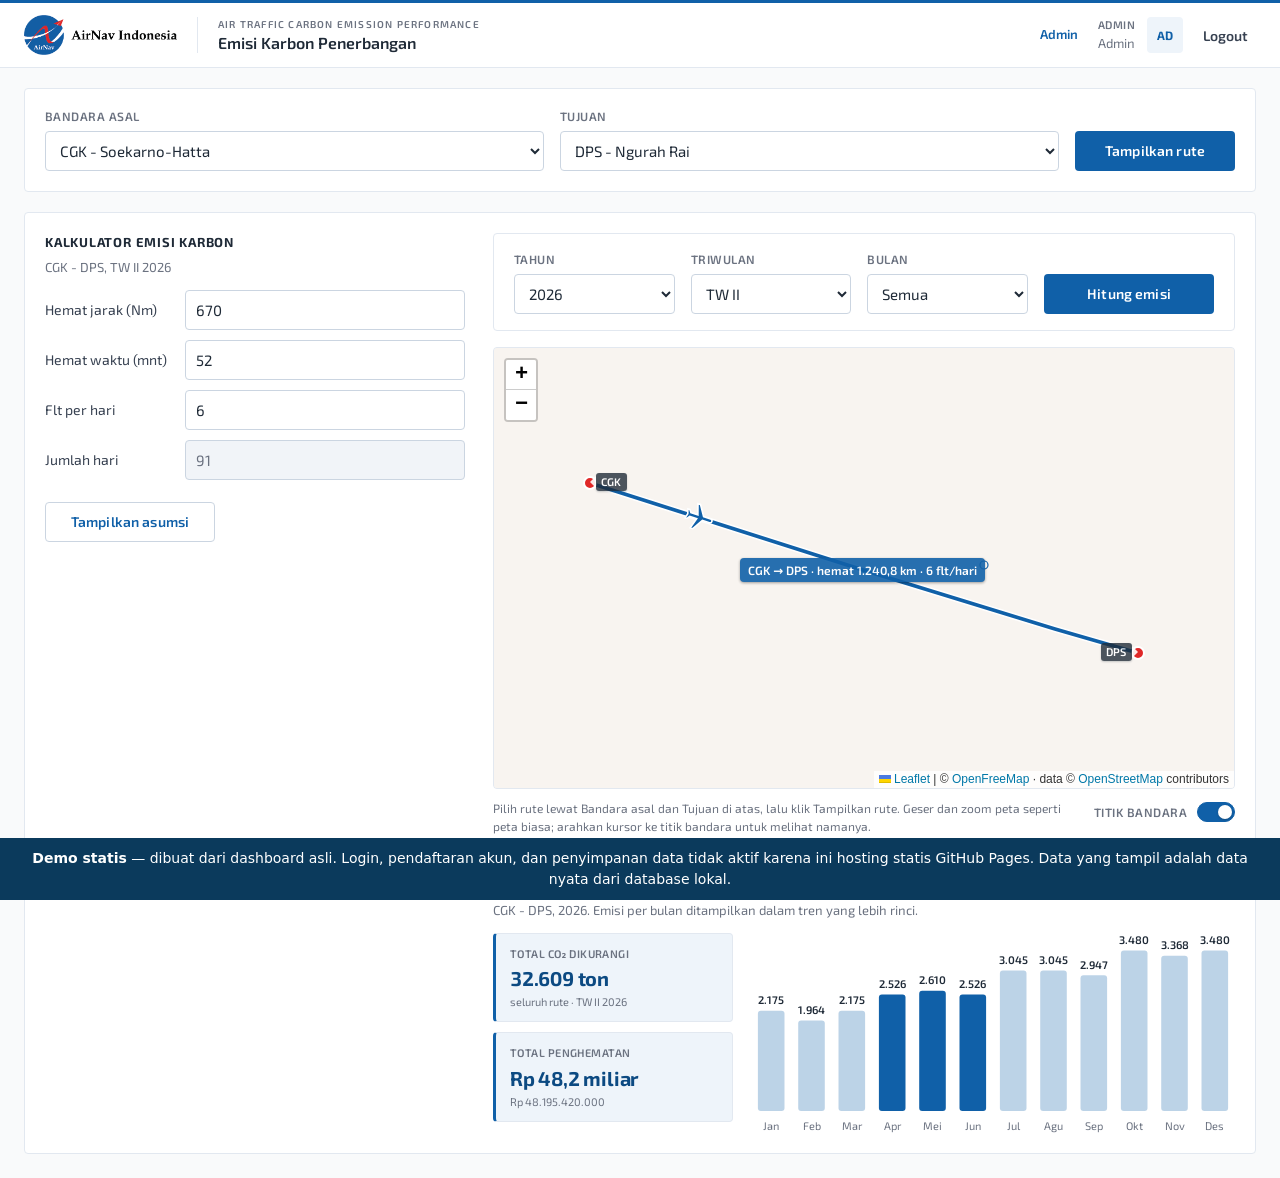
<file: index.html>
<!doctype html>
<html lang="id">
  <head>
    <meta charset="utf-8" />
    <meta
      name="viewport"
      content="width=device-width, initial-scale=1, viewport-fit=cover"
    />
    <title>Dashboard Emisi Karbon Penerbangan</title>
    <link
      rel="icon"
      type="image/png"
      href="static/img/favicon.png"
    />
    <link
      rel="stylesheet"
      href="static/fonts/exo2.css"
    />
    <link
      rel="stylesheet"
      href="static/vendor/leaflet/leaflet.css"
    />
    <link
      rel="stylesheet"
      href="static/vendor/maplibre/maplibre-gl.css"
    />
    <link
      rel="stylesheet"
      href="static/style.css"
    />
  </head>
  <body>
    <header>
      <div class="brand" aria-label="AirNav Indonesia logo">
        <div class="brand-mark">
          <img
            class="brand-logo"
            src="static/img/logo-airnav.png"
            alt="AirNav Indonesia"
          />
        </div>
      </div>
      <div class="page-title">
        <small>Air Traffic Carbon Emission Performance</small>
        <h1>Emisi Karbon Penerbangan</h1>
      </div>
      <div class="user">
        <a class="lnk" href="admin.html">Admin</a
        >
        <div>
          <small>admin</small>Admin
        </div>
        <div class="av">AD</div>
        <form method="post" action="/logout">
          <input type="hidden" name="csrf" value="f96b63941ef026f549cbd56249a6872a" /><button
            class="ib"
            style="font-size: 14px; font-weight: 600"
          >
            Logout
          </button>
        </form>
      </div>
    </header>
    <div class="route-panel card" aria-label="Pemilihan bandara">
      <div class="route-grid">
        <div class="row">
          <label for="dep">Bandara asal</label
          ><select id="dep"></select>
        </div>
        <div class="row">
          <label for="dst">Tujuan</label
          ><select id="dst"></select>
        </div>
        <button class="btn" id="go">Tampilkan rute</button>
      </div>
    </div>

    <main class="dashboard-grid">
      <section class="content-panel card">
        <div class="content-split">
          <div class="calc-panel">
            <h2>Kalkulator emisi karbon</h2>
            <p class="sub" id="rt"></p>
            <div class="row">
              <label for="sd">Hemat jarak (Nm)</label
              ><input id="sd" type="number" step="0.1" />
            </div>
            <div class="row">
              <label for="tm">Hemat waktu (mnt)</label
              ><input id="tm" type="number" step="0.1" />
            </div>
            <div class="row">
              <label for="fl">Flt per hari</label
              ><input id="fl" type="number" />
            </div>
            <div class="row">
              <label for="dy">Jumlah hari</label><input id="dy" readonly />
            </div>
            <div class="res" id="out"></div>

            <button class="btn btn-ghost" id="toggle-assumptions" type="button">
              Tampilkan asumsi
            </button>
            <div class="assumptions hidden" id="assumptions-panel">
              <p class="sec">Asumsi dasar</p>
              <div class="row">
                <label for="fb">BBM (kg/km)</label>
                <input id="fb" type="number" step="0.01" value="3.59" />
              </div>
              <div class="row">
                <label for="ef">kg CO₂/kg BBM</label>
                <input id="ef" type="number" step="0.01" value="3.15" />
              </div>
              <div class="row">
                <label for="ci">CI ($/menit)</label>
                <input id="ci" type="number" value="25" />
              </div>
              <div class="row">
                <label for="fx">Kurs (Rp/USD)</label>
                <input id="fx" type="number" value="15600" />
              </div>
            </div>
          </div>

          <div class="map-panel">
            <div class="bar top-bar">
              <div>
                <label for="yr">Tahun</label
                ><select id="yr">
                  <option>2025</option>
                  <option selected>2026</option>
                </select>
              </div>
              <div>
                <label for="tw">Triwulan</label
                ><select id="tw">
                  <option value="0">Semua</option>
                  <option value="1">TW I</option>
                  <option value="2" selected>TW II</option>
                  <option value="3">TW III</option>
                  <option value="4">TW IV</option>
                </select>
              </div>
              <div>
                <label for="bl">Bulan</label
                ><select id="bl"></select>
              </div>
              <button class="btn" id="calc">Hitung emisi</button>
            </div>

            <div class="map"><div id="map"></div></div>
            <div class="map-foot">
              <p class="note">
                Pilih rute lewat Bandara asal dan Tujuan di atas, lalu klik
                Tampilkan rute. Geser dan zoom peta seperti peta biasa; arahkan
                kursor ke titik bandara untuk melihat namanya.
              </p>
              <label class="switch" for="ap-toggle">
                <span>Titik bandara</span>
                <input type="checkbox" id="ap-toggle" checked />
                <i aria-hidden="true"></i>
              </label>
            </div>
            <section class="analysis-section">
              <div class="section-header">
                <h2>CO₂ dikurangi per bulan</h2>
              </div>
              <p class="sub" id="cs"></p>
              <div class="chart-block">
                <div class="summary">
                  <div class="sum-card">
                    <span>Total CO₂ dikurangi</span>
                    <b id="sum-co2">—</b>
                    <small id="sum-co2-note"></small>
                  </div>
                  <div class="sum-card">
                    <span>Total penghematan</span>
                    <b id="sum-idr">—</b>
                    <small id="sum-idr-note"></small>
                  </div>
                </div>
                <div class="chart-box">
                  <svg id="chart" viewBox="0 0 800 175"></svg>
                </div>
              </div>
            </section>
          </div>
        </div>
      </section>
    </main>
    <script src="static/vendor/leaflet/leaflet.js"></script>
    <script src="static/vendor/maplibre/maplibre-gl.js"></script>
    <script src="static/vendor/maplibre/leaflet-maplibre-gl.js"></script>
    <script>window.__realFetch = window.fetch.bind(window);</script>
<script>
var __api = {"airports": {"CGK": ["Soekarno-Hatta", -6.1256, 106.6558, 0, 0, "CGK"], "DPS": ["Ngurah Rai", -8.7482, 115.1672, 0, 0, "DPS"], "SUB": ["Juanda", -7.3798, 112.7869, 0, 0, "SUB"], "LBJ": ["Komodo", -8.4867, 119.8891, 0, 0, "LBJ"], "KNO": ["Kualanamu", 3.6378, 98.8853, 0, 0, "KNO"], "UPG": ["Sultan Hasanuddin", -5.0616, 119.554, 0, 0, "UPG"], "BPN": ["Sultan Aji Muhammad Sulaiman", -1.2683, 116.8944, 0, 0, "BPN"], "MDC": ["Sam Ratulangi", 1.5492, 124.9264, 0, 0, "MDC"]}, "routes": [["CGK", "DPS", 670, 52, [5, 6, 7, 8]], ["CGK", "SUB", 420, 33, [8, 9, 9, 10]], ["CGK", "KNO", 510, 41, [4, 5, 5, 6]], ["CGK", "UPG", 480, 38, [3, 4, 4, 5]], ["CGK", "BPN", 430, 35, [2, 3, 3, 3]], ["CGK", "MDC", 720, 58, [2, 2, 3, 3]], ["DPS", "LBJ", 210, 17, [3, 3, 4, 4]], ["SUB", "UPG", 320, 26, [2, 3, 3, 4]], ["DPS", "UPG", 260, 21, [1, 2, 2, 2]]], "years": [2025, 2026]};
window.fetch = function (url) {
  if (String(url).indexOf("/api/data") < 0) return window.__realFetch(url);
  return Promise.resolve({status: 200, json: function () {
    return Promise.resolve(__api);
  }});
};
</script>
<script src="static/app.js"></script>
  <div style="position:fixed;left:0;right:0;bottom:0;z-index:9999;background:#0b3a5c;color:#fff;
font:14px/1.5 system-ui,sans-serif;padding:10px 16px;text-align:center">
<strong>Demo statis</strong> — dibuat dari dashboard asli. Login, pendaftaran akun, dan penyimpanan data
tidak aktif karena ini hosting statis GitHub Pages. Data yang tampil adalah data nyata dari database lokal.
</div>
</body>
</html>
</file>
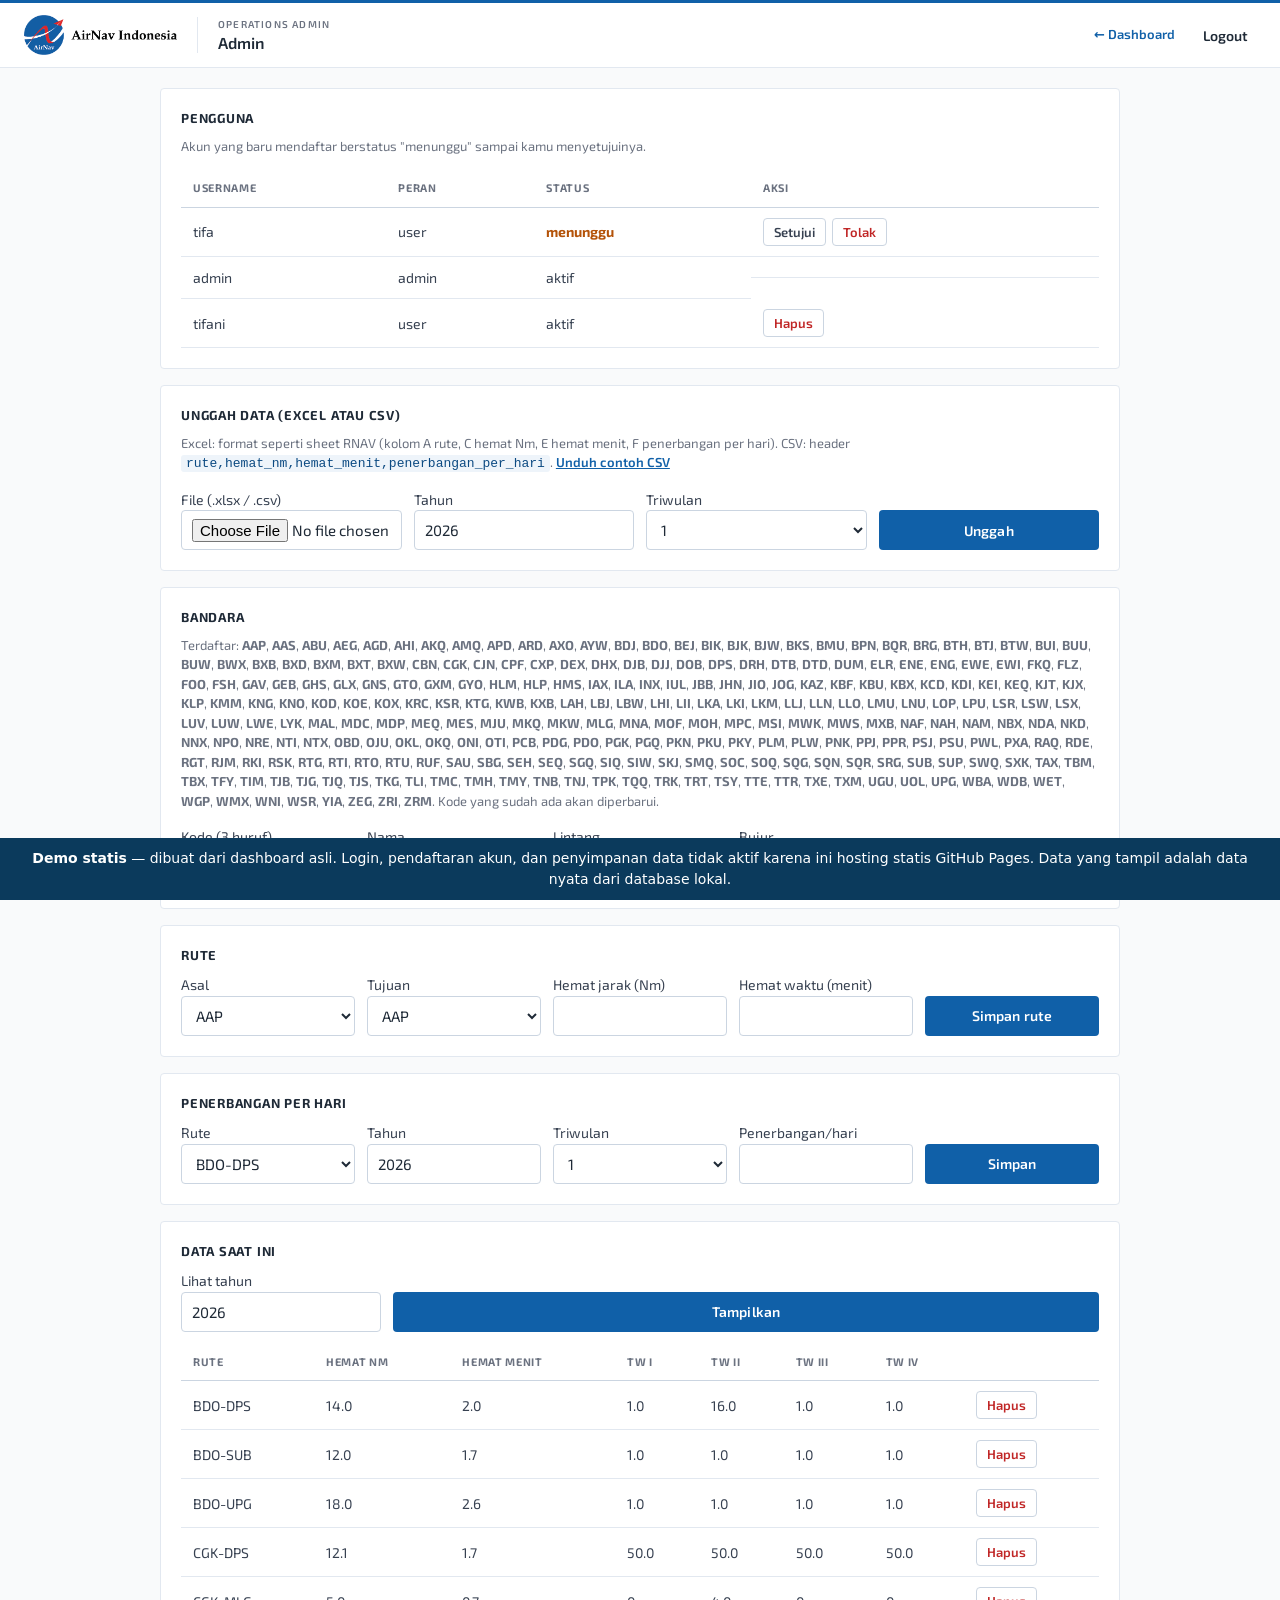
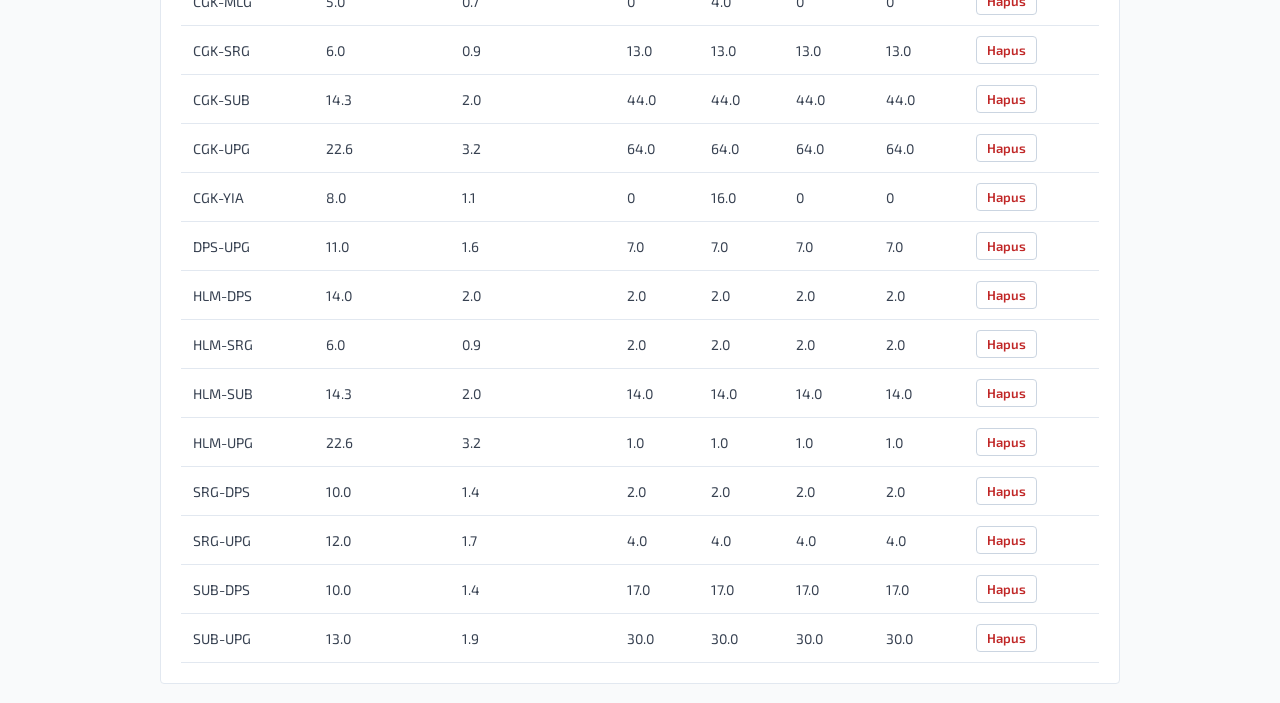
<file: admin.html>
<!doctype html>
<html lang="id">
  <head>
    <meta charset="utf-8" />
    <meta
      name="viewport"
      content="width=device-width, initial-scale=1, viewport-fit=cover"
    />
    <title>Admin | Dashboard Emisi Karbon</title>
    <link
      rel="icon"
      type="image/png"
      href="static/img/favicon.png"
    />
    <link
      rel="stylesheet"
      href="static/fonts/exo2.css"
    />
    <link
      rel="stylesheet"
      href="static/style.css"
    />
  </head>
  <body>
    <header>
      <div class="brand" aria-label="AirNav Indonesia logo">
        <div class="brand-mark">
          <img
            class="brand-logo"
            src="static/img/logo-airnav.png"
            alt="AirNav Indonesia"
          />
        </div>
      </div>
      <div class="page-title">
        <small>Operations Admin</small>
        <h1>Admin</h1>
      </div>
      <div class="user">
        <a class="lnk" href="index.html">← Dashboard</a>
        <form method="post" action="/logout">
          <input type="hidden" name="csrf" value="090c2d314618e0f3278c2a3dd0ab69eb" /><button
            class="ib"
            style="font-size: 14px; font-weight: 600; color: var(--ink)"
          >
            Logout
          </button>
        </form>
      </div>
    </header>
    <div class="wrap">
      

      <section class="card">
        <h2>Pengguna</h2>
        <p class="sub">
          Akun yang baru mendaftar berstatus "menunggu" sampai kamu
          menyetujuinya.
        </p>
        <div class="tb">
          <table>
            <thead>
              <tr>
                <th>Username</th>
                <th>Peran</th>
                <th>Status</th>
                <th>Aksi</th>
              </tr>
            </thead>
            <tbody>
              
              <tr>
                <td>tifa</td>
                <td>user</td>
                <td>
                  <b class="wait">menunggu</b
                  >
                </td>
                <td class="acts">
                  
                  <form
                    method="post"
                    action="/admin/user/tifa/approve"
                  >
                    <input
                      type="hidden"
                      name="csrf"
                      value="090c2d314618e0f3278c2a3dd0ab69eb"
                    /><input
                      type="hidden"
                      name="view_year"
                      value="2026"
                    /><button class="sm">Setujui</button>
                  </form>
                   
                  <form
                    method="post"
                    action="/admin/user/tifa/delete"
                    onsubmit="return confirm('Hapus akun tifa?')"
                  >
                    <input
                      type="hidden"
                      name="csrf"
                      value="090c2d314618e0f3278c2a3dd0ab69eb"
                    /><input
                      type="hidden"
                      name="view_year"
                      value="2026"
                    /><button class="sm dng">
                      Tolak
                    </button>
                  </form>
                  
                </td>
              </tr>
              
              <tr>
                <td>admin</td>
                <td>admin</td>
                <td>
                  aktif
                </td>
                <td class="acts">
                   
                </td>
              </tr>
              
              <tr>
                <td>tifani</td>
                <td>user</td>
                <td>
                  aktif
                </td>
                <td class="acts">
                   
                  <form
                    method="post"
                    action="/admin/user/tifani/delete"
                    onsubmit="return confirm('Hapus akun tifani?')"
                  >
                    <input
                      type="hidden"
                      name="csrf"
                      value="090c2d314618e0f3278c2a3dd0ab69eb"
                    /><input
                      type="hidden"
                      name="view_year"
                      value="2026"
                    /><button class="sm dng">
                      Hapus
                    </button>
                  </form>
                  
                </td>
              </tr>
              
            </tbody>
          </table>
        </div>
      </section>

      <section class="card">
        <h2>Unggah data (Excel atau CSV)</h2>
        <p class="sub">
          Excel: format seperti sheet RNAV (kolom A rute, C hemat Nm, E hemat
          menit, F penerbangan per hari). CSV: header
          <code>rute,hemat_nm,hemat_menit,penerbangan_per_hari</code>.
          <a href="/admin/template.csv">Unduh contoh CSV</a>
        </p>
        <form
          method="post"
          action="/admin/import"
          enctype="multipart/form-data"
          class="fg"
        >
          <input type="hidden" name="csrf" value="090c2d314618e0f3278c2a3dd0ab69eb" /><input
            type="hidden"
            name="view_year"
            value="2026"
          />
          <div>
            <label for="f">File (.xlsx / .csv)</label
            ><input
              id="f"
              name="file"
              type="file"
              accept=".xlsx,.csv"
              required
            />
          </div>
          <div>
            <label for="iy">Tahun</label
            ><input
              id="iy"
              name="year"
              type="number"
              value="2026"
              min="2020"
              max="2100"
              required
            />
          </div>
          <div>
            <label for="iq">Triwulan</label
            ><select id="iq" name="quarter">
              <option>1</option>
              <option>2</option>
              <option>3</option>
              <option>4</option>
            </select>
          </div>
          <div><button class="btn">Unggah</button></div>
        </form>
      </section>

      <section class="card">
        <h2>Bandara</h2>
        <p class="sub">
          Terdaftar: <b>AAP</b>, <b>AAS</b>, <b>ABU</b>, <b>AEG</b>, <b>AGD</b>, <b>AHI</b>, <b>AKQ</b>, <b>AMQ</b>, <b>APD</b>, <b>ARD</b>, <b>AXO</b>, <b>AYW</b>, <b>BDJ</b>, <b>BDO</b>, <b>BEJ</b>, <b>BIK</b>, <b>BJK</b>, <b>BJW</b>, <b>BKS</b>, <b>BMU</b>, <b>BPN</b>, <b>BQR</b>, <b>BRG</b>, <b>BTH</b>, <b>BTJ</b>, <b>BTW</b>, <b>BUI</b>, <b>BUU</b>, <b>BUW</b>, <b>BWX</b>, <b>BXB</b>, <b>BXD</b>, <b>BXM</b>, <b>BXT</b>, <b>BXW</b>, <b>CBN</b>, <b>CGK</b>, <b>CJN</b>, <b>CPF</b>, <b>CXP</b>, <b>DEX</b>, <b>DHX</b>, <b>DJB</b>, <b>DJJ</b>, <b>DOB</b>, <b>DPS</b>, <b>DRH</b>, <b>DTB</b>, <b>DTD</b>, <b>DUM</b>, <b>ELR</b>, <b>ENE</b>, <b>ENG</b>, <b>EWE</b>, <b>EWI</b>, <b>FKQ</b>, <b>FLZ</b>, <b>FOO</b>, <b>FSH</b>, <b>GAV</b>, <b>GEB</b>, <b>GHS</b>, <b>GLX</b>, <b>GNS</b>, <b>GTO</b>, <b>GXM</b>, <b>GYO</b>, <b>HLM</b>, <b>HLP</b>, <b>HMS</b>, <b>IAX</b>, <b>ILA</b>, <b>INX</b>, <b>IUL</b>, <b>JBB</b>, <b>JHN</b>, <b>JIO</b>, <b>JOG</b>, <b>KAZ</b>, <b>KBF</b>, <b>KBU</b>, <b>KBX</b>, <b>KCD</b>, <b>KDI</b>, <b>KEI</b>, <b>KEQ</b>, <b>KJT</b>, <b>KJX</b>, <b>KLP</b>, <b>KMM</b>, <b>KNG</b>, <b>KNO</b>, <b>KOD</b>, <b>KOE</b>, <b>KOX</b>, <b>KRC</b>, <b>KSR</b>, <b>KTG</b>, <b>KWB</b>, <b>KXB</b>, <b>LAH</b>, <b>LBJ</b>, <b>LBW</b>, <b>LHI</b>, <b>LII</b>, <b>LKA</b>, <b>LKI</b>, <b>LKM</b>, <b>LLJ</b>, <b>LLN</b>, <b>LLO</b>, <b>LMU</b>, <b>LNU</b>, <b>LOP</b>, <b>LPU</b>, <b>LSR</b>, <b>LSW</b>, <b>LSX</b>, <b>LUV</b>, <b>LUW</b>, <b>LWE</b>, <b>LYK</b>, <b>MAL</b>, <b>MDC</b>, <b>MDP</b>, <b>MEQ</b>, <b>MES</b>, <b>MJU</b>, <b>MKQ</b>, <b>MKW</b>, <b>MLG</b>, <b>MNA</b>, <b>MOF</b>, <b>MOH</b>, <b>MPC</b>, <b>MSI</b>, <b>MWK</b>, <b>MWS</b>, <b>MXB</b>, <b>NAF</b>, <b>NAH</b>, <b>NAM</b>, <b>NBX</b>, <b>NDA</b>, <b>NKD</b>, <b>NNX</b>, <b>NPO</b>, <b>NRE</b>, <b>NTI</b>, <b>NTX</b>, <b>OBD</b>, <b>OJU</b>, <b>OKL</b>, <b>OKQ</b>, <b>ONI</b>, <b>OTI</b>, <b>PCB</b>, <b>PDG</b>, <b>PDO</b>, <b>PGK</b>, <b>PGQ</b>, <b>PKN</b>, <b>PKU</b>, <b>PKY</b>, <b>PLM</b>, <b>PLW</b>, <b>PNK</b>, <b>PPJ</b>, <b>PPR</b>, <b>PSJ</b>, <b>PSU</b>, <b>PWL</b>, <b>PXA</b>, <b>RAQ</b>, <b>RDE</b>, <b>RGT</b>, <b>RJM</b>, <b>RKI</b>, <b>RSK</b>, <b>RTG</b>, <b>RTI</b>, <b>RTO</b>, <b>RTU</b>, <b>RUF</b>, <b>SAU</b>, <b>SBG</b>, <b>SEH</b>, <b>SEQ</b>, <b>SGQ</b>, <b>SIQ</b>, <b>SIW</b>, <b>SKJ</b>, <b>SMQ</b>, <b>SOC</b>, <b>SOQ</b>, <b>SQG</b>, <b>SQN</b>, <b>SQR</b>, <b>SRG</b>, <b>SUB</b>, <b>SUP</b>, <b>SWQ</b>, <b>SXK</b>, <b>TAX</b>, <b>TBM</b>, <b>TBX</b>, <b>TFY</b>, <b>TIM</b>, <b>TJB</b>, <b>TJG</b>, <b>TJQ</b>, <b>TJS</b>, <b>TKG</b>, <b>TLI</b>, <b>TMC</b>, <b>TMH</b>, <b>TMY</b>, <b>TNB</b>, <b>TNJ</b>, <b>TPK</b>, <b>TQQ</b>, <b>TRK</b>, <b>TRT</b>, <b>TSY</b>, <b>TTE</b>, <b>TTR</b>, <b>TXE</b>, <b>TXM</b>, <b>UGU</b>, <b>UOL</b>, <b>UPG</b>, <b>WBA</b>, <b>WDB</b>, <b>WET</b>, <b>WGP</b>, <b>WMX</b>, <b>WNI</b>, <b>WSR</b>, <b>YIA</b>, <b>ZEG</b>, <b>ZRI</b>, <b>ZRM</b>. Kode yang sudah ada akan
          diperbarui.
        </p>
        <form method="post" action="/admin/airport" class="fg">
          <input type="hidden" name="csrf" value="090c2d314618e0f3278c2a3dd0ab69eb" /><input
            type="hidden"
            name="view_year"
            value="2026"
          />
          <div>
            <label for="ac">Kode (3 huruf)</label
            ><input id="ac" name="code" maxlength="3" required />
          </div>
          <div>
            <label for="an">Nama</label
            ><input id="an" name="name" required maxlength="120" />
          </div>
          <div>
            <label for="al">Lintang</label
            ><input id="al" name="lat" type="number" step="any" required />
          </div>
          <div>
            <label for="ao">Bujur</label
            ><input id="ao" name="lon" type="number" step="any" required />
          </div>
          <div><button class="btn">Simpan bandara</button></div>
        </form>
      </section>

      <section class="card">
        <h2>Rute</h2>
        <form method="post" action="/admin/route" class="fg">
          <input type="hidden" name="csrf" value="090c2d314618e0f3278c2a3dd0ab69eb" /><input
            type="hidden"
            name="view_year"
            value="2026"
          />
          <div>
            <label for="ro">Asal</label
            ><select id="ro" name="origin">
              
              <option value="AAP">AAP</option>
              
              <option value="AAS">AAS</option>
              
              <option value="ABU">ABU</option>
              
              <option value="AEG">AEG</option>
              
              <option value="AGD">AGD</option>
              
              <option value="AHI">AHI</option>
              
              <option value="AKQ">AKQ</option>
              
              <option value="AMQ">AMQ</option>
              
              <option value="APD">APD</option>
              
              <option value="ARD">ARD</option>
              
              <option value="AXO">AXO</option>
              
              <option value="AYW">AYW</option>
              
              <option value="BDJ">BDJ</option>
              
              <option value="BDO">BDO</option>
              
              <option value="BEJ">BEJ</option>
              
              <option value="BIK">BIK</option>
              
              <option value="BJK">BJK</option>
              
              <option value="BJW">BJW</option>
              
              <option value="BKS">BKS</option>
              
              <option value="BMU">BMU</option>
              
              <option value="BPN">BPN</option>
              
              <option value="BQR">BQR</option>
              
              <option value="BRG">BRG</option>
              
              <option value="BTH">BTH</option>
              
              <option value="BTJ">BTJ</option>
              
              <option value="BTW">BTW</option>
              
              <option value="BUI">BUI</option>
              
              <option value="BUU">BUU</option>
              
              <option value="BUW">BUW</option>
              
              <option value="BWX">BWX</option>
              
              <option value="BXB">BXB</option>
              
              <option value="BXD">BXD</option>
              
              <option value="BXM">BXM</option>
              
              <option value="BXT">BXT</option>
              
              <option value="BXW">BXW</option>
              
              <option value="CBN">CBN</option>
              
              <option value="CGK">CGK</option>
              
              <option value="CJN">CJN</option>
              
              <option value="CPF">CPF</option>
              
              <option value="CXP">CXP</option>
              
              <option value="DEX">DEX</option>
              
              <option value="DHX">DHX</option>
              
              <option value="DJB">DJB</option>
              
              <option value="DJJ">DJJ</option>
              
              <option value="DOB">DOB</option>
              
              <option value="DPS">DPS</option>
              
              <option value="DRH">DRH</option>
              
              <option value="DTB">DTB</option>
              
              <option value="DTD">DTD</option>
              
              <option value="DUM">DUM</option>
              
              <option value="ELR">ELR</option>
              
              <option value="ENE">ENE</option>
              
              <option value="ENG">ENG</option>
              
              <option value="EWE">EWE</option>
              
              <option value="EWI">EWI</option>
              
              <option value="FKQ">FKQ</option>
              
              <option value="FLZ">FLZ</option>
              
              <option value="FOO">FOO</option>
              
              <option value="FSH">FSH</option>
              
              <option value="GAV">GAV</option>
              
              <option value="GEB">GEB</option>
              
              <option value="GHS">GHS</option>
              
              <option value="GLX">GLX</option>
              
              <option value="GNS">GNS</option>
              
              <option value="GTO">GTO</option>
              
              <option value="GXM">GXM</option>
              
              <option value="GYO">GYO</option>
              
              <option value="HLM">HLM</option>
              
              <option value="HLP">HLP</option>
              
              <option value="HMS">HMS</option>
              
              <option value="IAX">IAX</option>
              
              <option value="ILA">ILA</option>
              
              <option value="INX">INX</option>
              
              <option value="IUL">IUL</option>
              
              <option value="JBB">JBB</option>
              
              <option value="JHN">JHN</option>
              
              <option value="JIO">JIO</option>
              
              <option value="JOG">JOG</option>
              
              <option value="KAZ">KAZ</option>
              
              <option value="KBF">KBF</option>
              
              <option value="KBU">KBU</option>
              
              <option value="KBX">KBX</option>
              
              <option value="KCD">KCD</option>
              
              <option value="KDI">KDI</option>
              
              <option value="KEI">KEI</option>
              
              <option value="KEQ">KEQ</option>
              
              <option value="KJT">KJT</option>
              
              <option value="KJX">KJX</option>
              
              <option value="KLP">KLP</option>
              
              <option value="KMM">KMM</option>
              
              <option value="KNG">KNG</option>
              
              <option value="KNO">KNO</option>
              
              <option value="KOD">KOD</option>
              
              <option value="KOE">KOE</option>
              
              <option value="KOX">KOX</option>
              
              <option value="KRC">KRC</option>
              
              <option value="KSR">KSR</option>
              
              <option value="KTG">KTG</option>
              
              <option value="KWB">KWB</option>
              
              <option value="KXB">KXB</option>
              
              <option value="LAH">LAH</option>
              
              <option value="LBJ">LBJ</option>
              
              <option value="LBW">LBW</option>
              
              <option value="LHI">LHI</option>
              
              <option value="LII">LII</option>
              
              <option value="LKA">LKA</option>
              
              <option value="LKI">LKI</option>
              
              <option value="LKM">LKM</option>
              
              <option value="LLJ">LLJ</option>
              
              <option value="LLN">LLN</option>
              
              <option value="LLO">LLO</option>
              
              <option value="LMU">LMU</option>
              
              <option value="LNU">LNU</option>
              
              <option value="LOP">LOP</option>
              
              <option value="LPU">LPU</option>
              
              <option value="LSR">LSR</option>
              
              <option value="LSW">LSW</option>
              
              <option value="LSX">LSX</option>
              
              <option value="LUV">LUV</option>
              
              <option value="LUW">LUW</option>
              
              <option value="LWE">LWE</option>
              
              <option value="LYK">LYK</option>
              
              <option value="MAL">MAL</option>
              
              <option value="MDC">MDC</option>
              
              <option value="MDP">MDP</option>
              
              <option value="MEQ">MEQ</option>
              
              <option value="MES">MES</option>
              
              <option value="MJU">MJU</option>
              
              <option value="MKQ">MKQ</option>
              
              <option value="MKW">MKW</option>
              
              <option value="MLG">MLG</option>
              
              <option value="MNA">MNA</option>
              
              <option value="MOF">MOF</option>
              
              <option value="MOH">MOH</option>
              
              <option value="MPC">MPC</option>
              
              <option value="MSI">MSI</option>
              
              <option value="MWK">MWK</option>
              
              <option value="MWS">MWS</option>
              
              <option value="MXB">MXB</option>
              
              <option value="NAF">NAF</option>
              
              <option value="NAH">NAH</option>
              
              <option value="NAM">NAM</option>
              
              <option value="NBX">NBX</option>
              
              <option value="NDA">NDA</option>
              
              <option value="NKD">NKD</option>
              
              <option value="NNX">NNX</option>
              
              <option value="NPO">NPO</option>
              
              <option value="NRE">NRE</option>
              
              <option value="NTI">NTI</option>
              
              <option value="NTX">NTX</option>
              
              <option value="OBD">OBD</option>
              
              <option value="OJU">OJU</option>
              
              <option value="OKL">OKL</option>
              
              <option value="OKQ">OKQ</option>
              
              <option value="ONI">ONI</option>
              
              <option value="OTI">OTI</option>
              
              <option value="PCB">PCB</option>
              
              <option value="PDG">PDG</option>
              
              <option value="PDO">PDO</option>
              
              <option value="PGK">PGK</option>
              
              <option value="PGQ">PGQ</option>
              
              <option value="PKN">PKN</option>
              
              <option value="PKU">PKU</option>
              
              <option value="PKY">PKY</option>
              
              <option value="PLM">PLM</option>
              
              <option value="PLW">PLW</option>
              
              <option value="PNK">PNK</option>
              
              <option value="PPJ">PPJ</option>
              
              <option value="PPR">PPR</option>
              
              <option value="PSJ">PSJ</option>
              
              <option value="PSU">PSU</option>
              
              <option value="PWL">PWL</option>
              
              <option value="PXA">PXA</option>
              
              <option value="RAQ">RAQ</option>
              
              <option value="RDE">RDE</option>
              
              <option value="RGT">RGT</option>
              
              <option value="RJM">RJM</option>
              
              <option value="RKI">RKI</option>
              
              <option value="RSK">RSK</option>
              
              <option value="RTG">RTG</option>
              
              <option value="RTI">RTI</option>
              
              <option value="RTO">RTO</option>
              
              <option value="RTU">RTU</option>
              
              <option value="RUF">RUF</option>
              
              <option value="SAU">SAU</option>
              
              <option value="SBG">SBG</option>
              
              <option value="SEH">SEH</option>
              
              <option value="SEQ">SEQ</option>
              
              <option value="SGQ">SGQ</option>
              
              <option value="SIQ">SIQ</option>
              
              <option value="SIW">SIW</option>
              
              <option value="SKJ">SKJ</option>
              
              <option value="SMQ">SMQ</option>
              
              <option value="SOC">SOC</option>
              
              <option value="SOQ">SOQ</option>
              
              <option value="SQG">SQG</option>
              
              <option value="SQN">SQN</option>
              
              <option value="SQR">SQR</option>
              
              <option value="SRG">SRG</option>
              
              <option value="SUB">SUB</option>
              
              <option value="SUP">SUP</option>
              
              <option value="SWQ">SWQ</option>
              
              <option value="SXK">SXK</option>
              
              <option value="TAX">TAX</option>
              
              <option value="TBM">TBM</option>
              
              <option value="TBX">TBX</option>
              
              <option value="TFY">TFY</option>
              
              <option value="TIM">TIM</option>
              
              <option value="TJB">TJB</option>
              
              <option value="TJG">TJG</option>
              
              <option value="TJQ">TJQ</option>
              
              <option value="TJS">TJS</option>
              
              <option value="TKG">TKG</option>
              
              <option value="TLI">TLI</option>
              
              <option value="TMC">TMC</option>
              
              <option value="TMH">TMH</option>
              
              <option value="TMY">TMY</option>
              
              <option value="TNB">TNB</option>
              
              <option value="TNJ">TNJ</option>
              
              <option value="TPK">TPK</option>
              
              <option value="TQQ">TQQ</option>
              
              <option value="TRK">TRK</option>
              
              <option value="TRT">TRT</option>
              
              <option value="TSY">TSY</option>
              
              <option value="TTE">TTE</option>
              
              <option value="TTR">TTR</option>
              
              <option value="TXE">TXE</option>
              
              <option value="TXM">TXM</option>
              
              <option value="UGU">UGU</option>
              
              <option value="UOL">UOL</option>
              
              <option value="UPG">UPG</option>
              
              <option value="WBA">WBA</option>
              
              <option value="WDB">WDB</option>
              
              <option value="WET">WET</option>
              
              <option value="WGP">WGP</option>
              
              <option value="WMX">WMX</option>
              
              <option value="WNI">WNI</option>
              
              <option value="WSR">WSR</option>
              
              <option value="YIA">YIA</option>
              
              <option value="ZEG">ZEG</option>
              
              <option value="ZRI">ZRI</option>
              
              <option value="ZRM">ZRM</option>
              
            </select>
          </div>
          <div>
            <label for="rd">Tujuan</label
            ><select id="rd" name="dest">
              
              <option value="AAP">AAP</option>
              
              <option value="AAS">AAS</option>
              
              <option value="ABU">ABU</option>
              
              <option value="AEG">AEG</option>
              
              <option value="AGD">AGD</option>
              
              <option value="AHI">AHI</option>
              
              <option value="AKQ">AKQ</option>
              
              <option value="AMQ">AMQ</option>
              
              <option value="APD">APD</option>
              
              <option value="ARD">ARD</option>
              
              <option value="AXO">AXO</option>
              
              <option value="AYW">AYW</option>
              
              <option value="BDJ">BDJ</option>
              
              <option value="BDO">BDO</option>
              
              <option value="BEJ">BEJ</option>
              
              <option value="BIK">BIK</option>
              
              <option value="BJK">BJK</option>
              
              <option value="BJW">BJW</option>
              
              <option value="BKS">BKS</option>
              
              <option value="BMU">BMU</option>
              
              <option value="BPN">BPN</option>
              
              <option value="BQR">BQR</option>
              
              <option value="BRG">BRG</option>
              
              <option value="BTH">BTH</option>
              
              <option value="BTJ">BTJ</option>
              
              <option value="BTW">BTW</option>
              
              <option value="BUI">BUI</option>
              
              <option value="BUU">BUU</option>
              
              <option value="BUW">BUW</option>
              
              <option value="BWX">BWX</option>
              
              <option value="BXB">BXB</option>
              
              <option value="BXD">BXD</option>
              
              <option value="BXM">BXM</option>
              
              <option value="BXT">BXT</option>
              
              <option value="BXW">BXW</option>
              
              <option value="CBN">CBN</option>
              
              <option value="CGK">CGK</option>
              
              <option value="CJN">CJN</option>
              
              <option value="CPF">CPF</option>
              
              <option value="CXP">CXP</option>
              
              <option value="DEX">DEX</option>
              
              <option value="DHX">DHX</option>
              
              <option value="DJB">DJB</option>
              
              <option value="DJJ">DJJ</option>
              
              <option value="DOB">DOB</option>
              
              <option value="DPS">DPS</option>
              
              <option value="DRH">DRH</option>
              
              <option value="DTB">DTB</option>
              
              <option value="DTD">DTD</option>
              
              <option value="DUM">DUM</option>
              
              <option value="ELR">ELR</option>
              
              <option value="ENE">ENE</option>
              
              <option value="ENG">ENG</option>
              
              <option value="EWE">EWE</option>
              
              <option value="EWI">EWI</option>
              
              <option value="FKQ">FKQ</option>
              
              <option value="FLZ">FLZ</option>
              
              <option value="FOO">FOO</option>
              
              <option value="FSH">FSH</option>
              
              <option value="GAV">GAV</option>
              
              <option value="GEB">GEB</option>
              
              <option value="GHS">GHS</option>
              
              <option value="GLX">GLX</option>
              
              <option value="GNS">GNS</option>
              
              <option value="GTO">GTO</option>
              
              <option value="GXM">GXM</option>
              
              <option value="GYO">GYO</option>
              
              <option value="HLM">HLM</option>
              
              <option value="HLP">HLP</option>
              
              <option value="HMS">HMS</option>
              
              <option value="IAX">IAX</option>
              
              <option value="ILA">ILA</option>
              
              <option value="INX">INX</option>
              
              <option value="IUL">IUL</option>
              
              <option value="JBB">JBB</option>
              
              <option value="JHN">JHN</option>
              
              <option value="JIO">JIO</option>
              
              <option value="JOG">JOG</option>
              
              <option value="KAZ">KAZ</option>
              
              <option value="KBF">KBF</option>
              
              <option value="KBU">KBU</option>
              
              <option value="KBX">KBX</option>
              
              <option value="KCD">KCD</option>
              
              <option value="KDI">KDI</option>
              
              <option value="KEI">KEI</option>
              
              <option value="KEQ">KEQ</option>
              
              <option value="KJT">KJT</option>
              
              <option value="KJX">KJX</option>
              
              <option value="KLP">KLP</option>
              
              <option value="KMM">KMM</option>
              
              <option value="KNG">KNG</option>
              
              <option value="KNO">KNO</option>
              
              <option value="KOD">KOD</option>
              
              <option value="KOE">KOE</option>
              
              <option value="KOX">KOX</option>
              
              <option value="KRC">KRC</option>
              
              <option value="KSR">KSR</option>
              
              <option value="KTG">KTG</option>
              
              <option value="KWB">KWB</option>
              
              <option value="KXB">KXB</option>
              
              <option value="LAH">LAH</option>
              
              <option value="LBJ">LBJ</option>
              
              <option value="LBW">LBW</option>
              
              <option value="LHI">LHI</option>
              
              <option value="LII">LII</option>
              
              <option value="LKA">LKA</option>
              
              <option value="LKI">LKI</option>
              
              <option value="LKM">LKM</option>
              
              <option value="LLJ">LLJ</option>
              
              <option value="LLN">LLN</option>
              
              <option value="LLO">LLO</option>
              
              <option value="LMU">LMU</option>
              
              <option value="LNU">LNU</option>
              
              <option value="LOP">LOP</option>
              
              <option value="LPU">LPU</option>
              
              <option value="LSR">LSR</option>
              
              <option value="LSW">LSW</option>
              
              <option value="LSX">LSX</option>
              
              <option value="LUV">LUV</option>
              
              <option value="LUW">LUW</option>
              
              <option value="LWE">LWE</option>
              
              <option value="LYK">LYK</option>
              
              <option value="MAL">MAL</option>
              
              <option value="MDC">MDC</option>
              
              <option value="MDP">MDP</option>
              
              <option value="MEQ">MEQ</option>
              
              <option value="MES">MES</option>
              
              <option value="MJU">MJU</option>
              
              <option value="MKQ">MKQ</option>
              
              <option value="MKW">MKW</option>
              
              <option value="MLG">MLG</option>
              
              <option value="MNA">MNA</option>
              
              <option value="MOF">MOF</option>
              
              <option value="MOH">MOH</option>
              
              <option value="MPC">MPC</option>
              
              <option value="MSI">MSI</option>
              
              <option value="MWK">MWK</option>
              
              <option value="MWS">MWS</option>
              
              <option value="MXB">MXB</option>
              
              <option value="NAF">NAF</option>
              
              <option value="NAH">NAH</option>
              
              <option value="NAM">NAM</option>
              
              <option value="NBX">NBX</option>
              
              <option value="NDA">NDA</option>
              
              <option value="NKD">NKD</option>
              
              <option value="NNX">NNX</option>
              
              <option value="NPO">NPO</option>
              
              <option value="NRE">NRE</option>
              
              <option value="NTI">NTI</option>
              
              <option value="NTX">NTX</option>
              
              <option value="OBD">OBD</option>
              
              <option value="OJU">OJU</option>
              
              <option value="OKL">OKL</option>
              
              <option value="OKQ">OKQ</option>
              
              <option value="ONI">ONI</option>
              
              <option value="OTI">OTI</option>
              
              <option value="PCB">PCB</option>
              
              <option value="PDG">PDG</option>
              
              <option value="PDO">PDO</option>
              
              <option value="PGK">PGK</option>
              
              <option value="PGQ">PGQ</option>
              
              <option value="PKN">PKN</option>
              
              <option value="PKU">PKU</option>
              
              <option value="PKY">PKY</option>
              
              <option value="PLM">PLM</option>
              
              <option value="PLW">PLW</option>
              
              <option value="PNK">PNK</option>
              
              <option value="PPJ">PPJ</option>
              
              <option value="PPR">PPR</option>
              
              <option value="PSJ">PSJ</option>
              
              <option value="PSU">PSU</option>
              
              <option value="PWL">PWL</option>
              
              <option value="PXA">PXA</option>
              
              <option value="RAQ">RAQ</option>
              
              <option value="RDE">RDE</option>
              
              <option value="RGT">RGT</option>
              
              <option value="RJM">RJM</option>
              
              <option value="RKI">RKI</option>
              
              <option value="RSK">RSK</option>
              
              <option value="RTG">RTG</option>
              
              <option value="RTI">RTI</option>
              
              <option value="RTO">RTO</option>
              
              <option value="RTU">RTU</option>
              
              <option value="RUF">RUF</option>
              
              <option value="SAU">SAU</option>
              
              <option value="SBG">SBG</option>
              
              <option value="SEH">SEH</option>
              
              <option value="SEQ">SEQ</option>
              
              <option value="SGQ">SGQ</option>
              
              <option value="SIQ">SIQ</option>
              
              <option value="SIW">SIW</option>
              
              <option value="SKJ">SKJ</option>
              
              <option value="SMQ">SMQ</option>
              
              <option value="SOC">SOC</option>
              
              <option value="SOQ">SOQ</option>
              
              <option value="SQG">SQG</option>
              
              <option value="SQN">SQN</option>
              
              <option value="SQR">SQR</option>
              
              <option value="SRG">SRG</option>
              
              <option value="SUB">SUB</option>
              
              <option value="SUP">SUP</option>
              
              <option value="SWQ">SWQ</option>
              
              <option value="SXK">SXK</option>
              
              <option value="TAX">TAX</option>
              
              <option value="TBM">TBM</option>
              
              <option value="TBX">TBX</option>
              
              <option value="TFY">TFY</option>
              
              <option value="TIM">TIM</option>
              
              <option value="TJB">TJB</option>
              
              <option value="TJG">TJG</option>
              
              <option value="TJQ">TJQ</option>
              
              <option value="TJS">TJS</option>
              
              <option value="TKG">TKG</option>
              
              <option value="TLI">TLI</option>
              
              <option value="TMC">TMC</option>
              
              <option value="TMH">TMH</option>
              
              <option value="TMY">TMY</option>
              
              <option value="TNB">TNB</option>
              
              <option value="TNJ">TNJ</option>
              
              <option value="TPK">TPK</option>
              
              <option value="TQQ">TQQ</option>
              
              <option value="TRK">TRK</option>
              
              <option value="TRT">TRT</option>
              
              <option value="TSY">TSY</option>
              
              <option value="TTE">TTE</option>
              
              <option value="TTR">TTR</option>
              
              <option value="TXE">TXE</option>
              
              <option value="TXM">TXM</option>
              
              <option value="UGU">UGU</option>
              
              <option value="UOL">UOL</option>
              
              <option value="UPG">UPG</option>
              
              <option value="WBA">WBA</option>
              
              <option value="WDB">WDB</option>
              
              <option value="WET">WET</option>
              
              <option value="WGP">WGP</option>
              
              <option value="WMX">WMX</option>
              
              <option value="WNI">WNI</option>
              
              <option value="WSR">WSR</option>
              
              <option value="YIA">YIA</option>
              
              <option value="ZEG">ZEG</option>
              
              <option value="ZRI">ZRI</option>
              
              <option value="ZRM">ZRM</option>
              
            </select>
          </div>
          <div>
            <label for="rn">Hemat jarak (Nm)</label
            ><input
              id="rn"
              name="saving_nm"
              type="number"
              step="any"
              required
            />
          </div>
          <div>
            <label for="rm">Hemat waktu (menit)</label
            ><input
              id="rm"
              name="saving_min"
              type="number"
              step="any"
              required
            />
          </div>
          <div><button class="btn">Simpan rute</button></div>
        </form>
      </section>

      <section class="card">
        <h2>Penerbangan per hari</h2>
        <form method="post" action="/admin/flights" class="fg">
          <input type="hidden" name="csrf" value="090c2d314618e0f3278c2a3dd0ab69eb" /><input
            type="hidden"
            name="view_year"
            value="2026"
          />
          <div>
            <label for="fr">Rute</label
            ><select id="fr" name="route_id">
              
              <option value="15">BDO-DPS</option>
              
              <option value="14">BDO-SUB</option>
              
              <option value="16">BDO-UPG</option>
              
              <option value="1">CGK-DPS</option>
              
              <option value="18">CGK-MLG</option>
              
              <option value="4">CGK-SRG</option>
              
              <option value="2">CGK-SUB</option>
              
              <option value="3">CGK-UPG</option>
              
              <option value="17">CGK-YIA</option>
              
              <option value="6">DPS-UPG</option>
              
              <option value="9">HLM-DPS</option>
              
              <option value="8">HLM-SRG</option>
              
              <option value="10">HLM-SUB</option>
              
              <option value="11">HLM-UPG</option>
              
              <option value="13">SRG-DPS</option>
              
              <option value="12">SRG-UPG</option>
              
              <option value="5">SUB-DPS</option>
              
              <option value="7">SUB-UPG</option>
              
            </select>
          </div>
          <div>
            <label for="fy">Tahun</label
            ><input
              id="fy"
              name="year"
              type="number"
              value="2026"
              min="2020"
              max="2100"
              required
            />
          </div>
          <div>
            <label for="fq">Triwulan</label
            ><select id="fq" name="quarter">
              <option>1</option>
              <option>2</option>
              <option>3</option>
              <option>4</option>
            </select>
          </div>
          <div>
            <label for="ff">Penerbangan/hari</label
            ><input
              id="ff"
              name="flights"
              type="number"
              step="any"
              min="0"
              required
            />
          </div>
          <div><button class="btn">Simpan</button></div>
        </form>
      </section>

      <section class="card">
        <h2>Data saat ini</h2>
        <form method="get" action="admin.html" class="fg one">
          <div>
            <label for="vy">Lihat tahun</label
            ><input
              id="vy"
              name="year"
              type="number"
              value="2026"
              min="2020"
              max="2100"
            />
          </div>
          <div><button class="btn">Tampilkan</button></div>
        </form>
        <div class="tb">
          <table>
            <thead>
              <tr>
                <th>Rute</th>
                <th>Hemat Nm</th>
                <th>Hemat menit</th>
                <th>TW I</th>
                <th>TW II</th>
                <th>TW III</th>
                <th>TW IV</th>
                <th></th>
              </tr>
            </thead>
            <tbody>
              
              <tr>
                <td>BDO-DPS</td>
                <td>14.0</td>
                <td>2.0</td>
                <td>1.0</td>
                <td>16.0</td>
                <td>1.0</td>
                <td>1.0</td>
                <td>
                  <form
                    method="post"
                    action="/admin/route/15/delete"
                    onsubmit="return confirm('Hapus rute BDO-DPS beserta data penerbangannya?')"
                  >
                    <input
                      type="hidden"
                      name="csrf"
                      value="090c2d314618e0f3278c2a3dd0ab69eb"
                    /><input
                      type="hidden"
                      name="view_year"
                      value="2026"
                    /><button class="sm dng">Hapus</button>
                  </form>
                </td>
              </tr>
              
              <tr>
                <td>BDO-SUB</td>
                <td>12.0</td>
                <td>1.7</td>
                <td>1.0</td>
                <td>1.0</td>
                <td>1.0</td>
                <td>1.0</td>
                <td>
                  <form
                    method="post"
                    action="/admin/route/14/delete"
                    onsubmit="return confirm('Hapus rute BDO-SUB beserta data penerbangannya?')"
                  >
                    <input
                      type="hidden"
                      name="csrf"
                      value="090c2d314618e0f3278c2a3dd0ab69eb"
                    /><input
                      type="hidden"
                      name="view_year"
                      value="2026"
                    /><button class="sm dng">Hapus</button>
                  </form>
                </td>
              </tr>
              
              <tr>
                <td>BDO-UPG</td>
                <td>18.0</td>
                <td>2.6</td>
                <td>1.0</td>
                <td>1.0</td>
                <td>1.0</td>
                <td>1.0</td>
                <td>
                  <form
                    method="post"
                    action="/admin/route/16/delete"
                    onsubmit="return confirm('Hapus rute BDO-UPG beserta data penerbangannya?')"
                  >
                    <input
                      type="hidden"
                      name="csrf"
                      value="090c2d314618e0f3278c2a3dd0ab69eb"
                    /><input
                      type="hidden"
                      name="view_year"
                      value="2026"
                    /><button class="sm dng">Hapus</button>
                  </form>
                </td>
              </tr>
              
              <tr>
                <td>CGK-DPS</td>
                <td>12.1</td>
                <td>1.7</td>
                <td>50.0</td>
                <td>50.0</td>
                <td>50.0</td>
                <td>50.0</td>
                <td>
                  <form
                    method="post"
                    action="/admin/route/1/delete"
                    onsubmit="return confirm('Hapus rute CGK-DPS beserta data penerbangannya?')"
                  >
                    <input
                      type="hidden"
                      name="csrf"
                      value="090c2d314618e0f3278c2a3dd0ab69eb"
                    /><input
                      type="hidden"
                      name="view_year"
                      value="2026"
                    /><button class="sm dng">Hapus</button>
                  </form>
                </td>
              </tr>
              
              <tr>
                <td>CGK-MLG</td>
                <td>5.0</td>
                <td>0.7</td>
                <td>0</td>
                <td>4.0</td>
                <td>0</td>
                <td>0</td>
                <td>
                  <form
                    method="post"
                    action="/admin/route/18/delete"
                    onsubmit="return confirm('Hapus rute CGK-MLG beserta data penerbangannya?')"
                  >
                    <input
                      type="hidden"
                      name="csrf"
                      value="090c2d314618e0f3278c2a3dd0ab69eb"
                    /><input
                      type="hidden"
                      name="view_year"
                      value="2026"
                    /><button class="sm dng">Hapus</button>
                  </form>
                </td>
              </tr>
              
              <tr>
                <td>CGK-SRG</td>
                <td>6.0</td>
                <td>0.9</td>
                <td>13.0</td>
                <td>13.0</td>
                <td>13.0</td>
                <td>13.0</td>
                <td>
                  <form
                    method="post"
                    action="/admin/route/4/delete"
                    onsubmit="return confirm('Hapus rute CGK-SRG beserta data penerbangannya?')"
                  >
                    <input
                      type="hidden"
                      name="csrf"
                      value="090c2d314618e0f3278c2a3dd0ab69eb"
                    /><input
                      type="hidden"
                      name="view_year"
                      value="2026"
                    /><button class="sm dng">Hapus</button>
                  </form>
                </td>
              </tr>
              
              <tr>
                <td>CGK-SUB</td>
                <td>14.3</td>
                <td>2.0</td>
                <td>44.0</td>
                <td>44.0</td>
                <td>44.0</td>
                <td>44.0</td>
                <td>
                  <form
                    method="post"
                    action="/admin/route/2/delete"
                    onsubmit="return confirm('Hapus rute CGK-SUB beserta data penerbangannya?')"
                  >
                    <input
                      type="hidden"
                      name="csrf"
                      value="090c2d314618e0f3278c2a3dd0ab69eb"
                    /><input
                      type="hidden"
                      name="view_year"
                      value="2026"
                    /><button class="sm dng">Hapus</button>
                  </form>
                </td>
              </tr>
              
              <tr>
                <td>CGK-UPG</td>
                <td>22.6</td>
                <td>3.2</td>
                <td>64.0</td>
                <td>64.0</td>
                <td>64.0</td>
                <td>64.0</td>
                <td>
                  <form
                    method="post"
                    action="/admin/route/3/delete"
                    onsubmit="return confirm('Hapus rute CGK-UPG beserta data penerbangannya?')"
                  >
                    <input
                      type="hidden"
                      name="csrf"
                      value="090c2d314618e0f3278c2a3dd0ab69eb"
                    /><input
                      type="hidden"
                      name="view_year"
                      value="2026"
                    /><button class="sm dng">Hapus</button>
                  </form>
                </td>
              </tr>
              
              <tr>
                <td>CGK-YIA</td>
                <td>8.0</td>
                <td>1.1</td>
                <td>0</td>
                <td>16.0</td>
                <td>0</td>
                <td>0</td>
                <td>
                  <form
                    method="post"
                    action="/admin/route/17/delete"
                    onsubmit="return confirm('Hapus rute CGK-YIA beserta data penerbangannya?')"
                  >
                    <input
                      type="hidden"
                      name="csrf"
                      value="090c2d314618e0f3278c2a3dd0ab69eb"
                    /><input
                      type="hidden"
                      name="view_year"
                      value="2026"
                    /><button class="sm dng">Hapus</button>
                  </form>
                </td>
              </tr>
              
              <tr>
                <td>DPS-UPG</td>
                <td>11.0</td>
                <td>1.6</td>
                <td>7.0</td>
                <td>7.0</td>
                <td>7.0</td>
                <td>7.0</td>
                <td>
                  <form
                    method="post"
                    action="/admin/route/6/delete"
                    onsubmit="return confirm('Hapus rute DPS-UPG beserta data penerbangannya?')"
                  >
                    <input
                      type="hidden"
                      name="csrf"
                      value="090c2d314618e0f3278c2a3dd0ab69eb"
                    /><input
                      type="hidden"
                      name="view_year"
                      value="2026"
                    /><button class="sm dng">Hapus</button>
                  </form>
                </td>
              </tr>
              
              <tr>
                <td>HLM-DPS</td>
                <td>14.0</td>
                <td>2.0</td>
                <td>2.0</td>
                <td>2.0</td>
                <td>2.0</td>
                <td>2.0</td>
                <td>
                  <form
                    method="post"
                    action="/admin/route/9/delete"
                    onsubmit="return confirm('Hapus rute HLM-DPS beserta data penerbangannya?')"
                  >
                    <input
                      type="hidden"
                      name="csrf"
                      value="090c2d314618e0f3278c2a3dd0ab69eb"
                    /><input
                      type="hidden"
                      name="view_year"
                      value="2026"
                    /><button class="sm dng">Hapus</button>
                  </form>
                </td>
              </tr>
              
              <tr>
                <td>HLM-SRG</td>
                <td>6.0</td>
                <td>0.9</td>
                <td>2.0</td>
                <td>2.0</td>
                <td>2.0</td>
                <td>2.0</td>
                <td>
                  <form
                    method="post"
                    action="/admin/route/8/delete"
                    onsubmit="return confirm('Hapus rute HLM-SRG beserta data penerbangannya?')"
                  >
                    <input
                      type="hidden"
                      name="csrf"
                      value="090c2d314618e0f3278c2a3dd0ab69eb"
                    /><input
                      type="hidden"
                      name="view_year"
                      value="2026"
                    /><button class="sm dng">Hapus</button>
                  </form>
                </td>
              </tr>
              
              <tr>
                <td>HLM-SUB</td>
                <td>14.3</td>
                <td>2.0</td>
                <td>14.0</td>
                <td>14.0</td>
                <td>14.0</td>
                <td>14.0</td>
                <td>
                  <form
                    method="post"
                    action="/admin/route/10/delete"
                    onsubmit="return confirm('Hapus rute HLM-SUB beserta data penerbangannya?')"
                  >
                    <input
                      type="hidden"
                      name="csrf"
                      value="090c2d314618e0f3278c2a3dd0ab69eb"
                    /><input
                      type="hidden"
                      name="view_year"
                      value="2026"
                    /><button class="sm dng">Hapus</button>
                  </form>
                </td>
              </tr>
              
              <tr>
                <td>HLM-UPG</td>
                <td>22.6</td>
                <td>3.2</td>
                <td>1.0</td>
                <td>1.0</td>
                <td>1.0</td>
                <td>1.0</td>
                <td>
                  <form
                    method="post"
                    action="/admin/route/11/delete"
                    onsubmit="return confirm('Hapus rute HLM-UPG beserta data penerbangannya?')"
                  >
                    <input
                      type="hidden"
                      name="csrf"
                      value="090c2d314618e0f3278c2a3dd0ab69eb"
                    /><input
                      type="hidden"
                      name="view_year"
                      value="2026"
                    /><button class="sm dng">Hapus</button>
                  </form>
                </td>
              </tr>
              
              <tr>
                <td>SRG-DPS</td>
                <td>10.0</td>
                <td>1.4</td>
                <td>2.0</td>
                <td>2.0</td>
                <td>2.0</td>
                <td>2.0</td>
                <td>
                  <form
                    method="post"
                    action="/admin/route/13/delete"
                    onsubmit="return confirm('Hapus rute SRG-DPS beserta data penerbangannya?')"
                  >
                    <input
                      type="hidden"
                      name="csrf"
                      value="090c2d314618e0f3278c2a3dd0ab69eb"
                    /><input
                      type="hidden"
                      name="view_year"
                      value="2026"
                    /><button class="sm dng">Hapus</button>
                  </form>
                </td>
              </tr>
              
              <tr>
                <td>SRG-UPG</td>
                <td>12.0</td>
                <td>1.7</td>
                <td>4.0</td>
                <td>4.0</td>
                <td>4.0</td>
                <td>4.0</td>
                <td>
                  <form
                    method="post"
                    action="/admin/route/12/delete"
                    onsubmit="return confirm('Hapus rute SRG-UPG beserta data penerbangannya?')"
                  >
                    <input
                      type="hidden"
                      name="csrf"
                      value="090c2d314618e0f3278c2a3dd0ab69eb"
                    /><input
                      type="hidden"
                      name="view_year"
                      value="2026"
                    /><button class="sm dng">Hapus</button>
                  </form>
                </td>
              </tr>
              
              <tr>
                <td>SUB-DPS</td>
                <td>10.0</td>
                <td>1.4</td>
                <td>17.0</td>
                <td>17.0</td>
                <td>17.0</td>
                <td>17.0</td>
                <td>
                  <form
                    method="post"
                    action="/admin/route/5/delete"
                    onsubmit="return confirm('Hapus rute SUB-DPS beserta data penerbangannya?')"
                  >
                    <input
                      type="hidden"
                      name="csrf"
                      value="090c2d314618e0f3278c2a3dd0ab69eb"
                    /><input
                      type="hidden"
                      name="view_year"
                      value="2026"
                    /><button class="sm dng">Hapus</button>
                  </form>
                </td>
              </tr>
              
              <tr>
                <td>SUB-UPG</td>
                <td>13.0</td>
                <td>1.9</td>
                <td>30.0</td>
                <td>30.0</td>
                <td>30.0</td>
                <td>30.0</td>
                <td>
                  <form
                    method="post"
                    action="/admin/route/7/delete"
                    onsubmit="return confirm('Hapus rute SUB-UPG beserta data penerbangannya?')"
                  >
                    <input
                      type="hidden"
                      name="csrf"
                      value="090c2d314618e0f3278c2a3dd0ab69eb"
                    /><input
                      type="hidden"
                      name="view_year"
                      value="2026"
                    /><button class="sm dng">Hapus</button>
                  </form>
                </td>
              </tr>
              
            </tbody>
          </table>
        </div>
      </section>
    </div>
  <div style="position:fixed;left:0;right:0;bottom:0;z-index:9999;background:#0b3a5c;color:#fff;
font:14px/1.5 system-ui,sans-serif;padding:10px 16px;text-align:center">
<strong>Demo statis</strong> — dibuat dari dashboard asli. Login, pendaftaran akun, dan penyimpanan data
tidak aktif karena ini hosting statis GitHub Pages. Data yang tampil adalah data nyata dari database lokal.
</div>
</body>
</html>
</file>
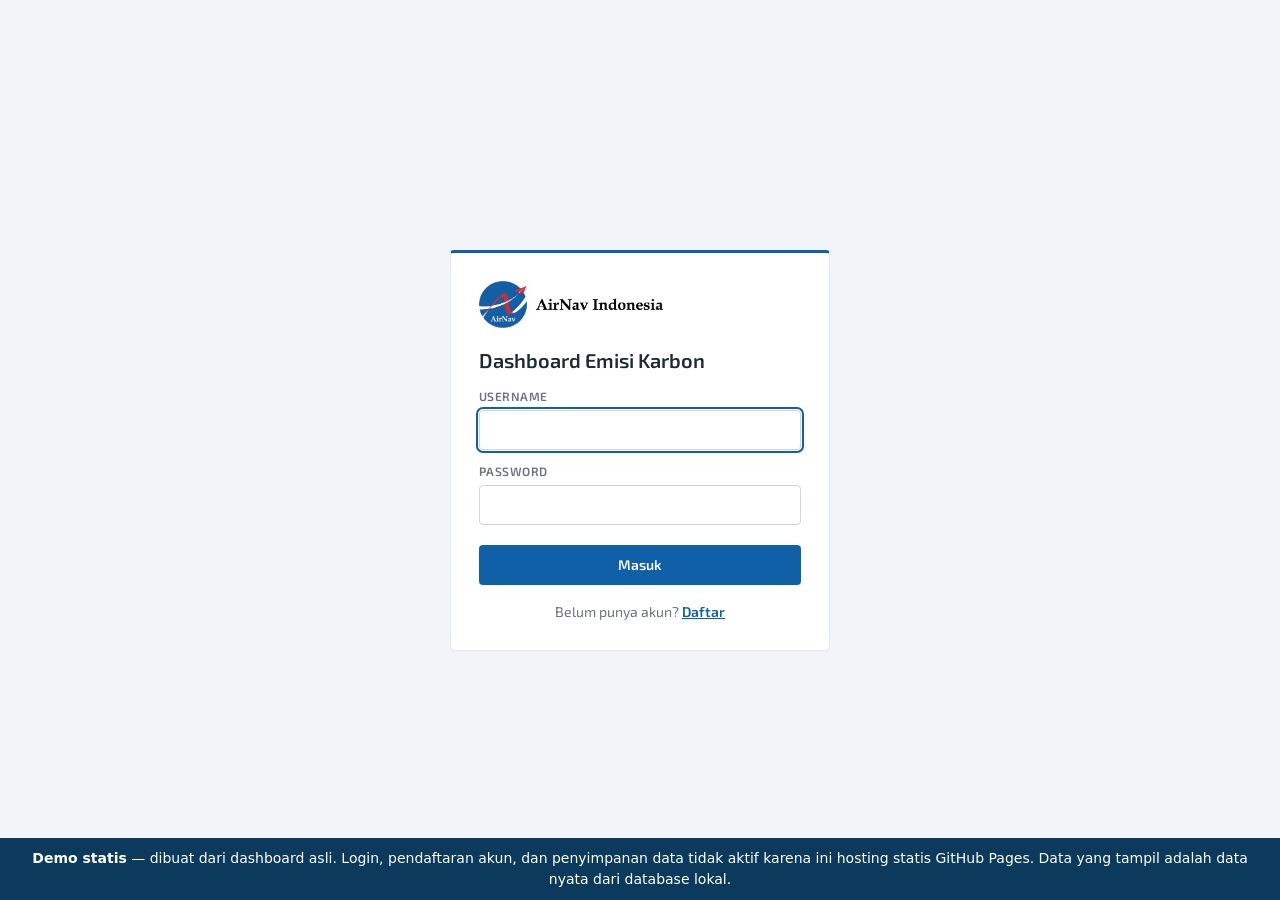
<file: login.html>
<!doctype html>
<html lang="id">
  <head>
    <meta charset="utf-8" />
    <meta
      name="viewport"
      content="width=device-width, initial-scale=1, viewport-fit=cover"
    />
    <title>Login | Dashboard Emisi Karbon</title>
    <link
      rel="icon"
      type="image/png"
      href="static/img/favicon.png"
    />
    <link
      rel="stylesheet"
      href="static/fonts/exo2.css"
    />
    <link
      rel="stylesheet"
      href="static/style.css"
    />
  </head>
  <body class="lg">
    <form method="post">
      <div class="brand brand-auth" aria-label="AirNav Indonesia logo">
        <div class="brand-mark">
          <img
            class="brand-logo"
            src="static/img/logo-airnav.png"
            alt="AirNav Indonesia"
          />
        </div>
      </div>
      <h1>Dashboard Emisi Karbon</h1>
       
      <input type="hidden" name="csrf" value="f7f7232bba41de5a5f333ce48b0605a3" />
      <label for="u">Username</label>
      <input
        id="u"
        name="username"
        required
        autofocus
        autocomplete="username"
      />
      <label for="p">Password</label>
      <input
        id="p"
        name="password"
        type="password"
        required
        autocomplete="current-password"
      />
      <button class="btn">Masuk</button>
      <p class="alt">
        Belum punya akun? <a href="register.html">Daftar</a>
      </p>
    </form>
  <div style="position:fixed;left:0;right:0;bottom:0;z-index:9999;background:#0b3a5c;color:#fff;
font:14px/1.5 system-ui,sans-serif;padding:10px 16px;text-align:center">
<strong>Demo statis</strong> — dibuat dari dashboard asli. Login, pendaftaran akun, dan penyimpanan data
tidak aktif karena ini hosting statis GitHub Pages. Data yang tampil adalah data nyata dari database lokal.
</div>
</body>
</html>
</file>
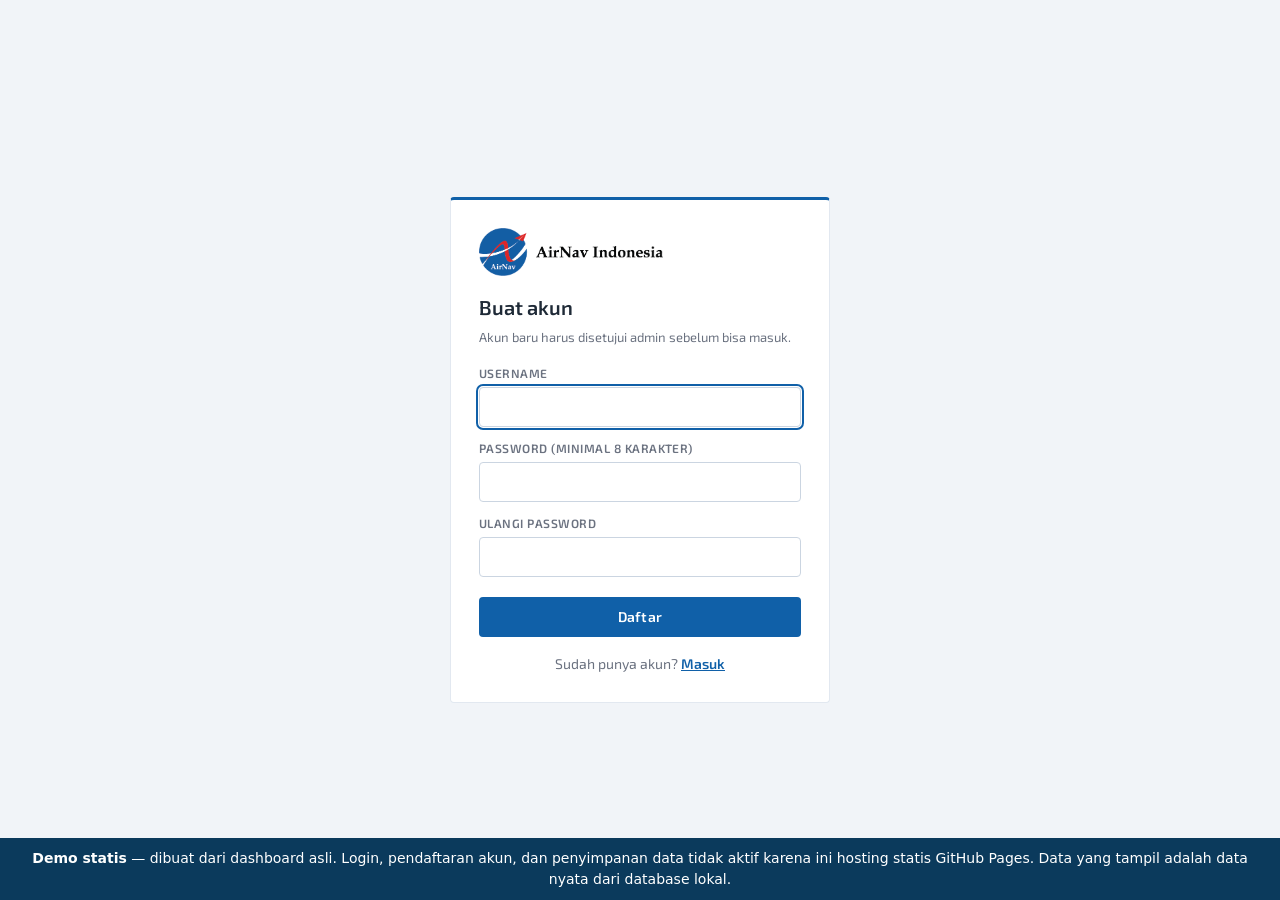
<file: register.html>
<!doctype html>
<html lang="id">
  <head>
    <meta charset="utf-8" />
    <meta
      name="viewport"
      content="width=device-width, initial-scale=1, viewport-fit=cover"
    />
    <title>Daftar | Dashboard Emisi Karbon</title>
    <link
      rel="icon"
      type="image/png"
      href="static/img/favicon.png"
    />
    <link
      rel="stylesheet"
      href="static/fonts/exo2.css"
    />
    <link
      rel="stylesheet"
      href="static/style.css"
    />
  </head>
  <body class="lg">
    <form method="post">
      <div class="brand brand-auth" aria-label="AirNav Indonesia logo">
        <div class="brand-mark">
          <img
            class="brand-logo"
            src="static/img/logo-airnav.png"
            alt="AirNav Indonesia"
          />
        </div>
      </div>
      <h1>Buat akun</h1>
      <p>Akun baru harus disetujui admin sebelum bisa masuk.</p>
      
      <input type="hidden" name="csrf" value="9e082dd77b782ef7d2b3930bd9ad7451" />
      <label for="u">Username</label>
      <input
        id="u"
        name="username"
        required
        autofocus
        autocomplete="username"
        minlength="3"
        maxlength="30"
        pattern="[A-Za-z0-9_]+"
        title="Huruf, angka, atau garis bawah"
      />
      <label for="p">Password (minimal 8 karakter)</label>
      <input
        id="p"
        name="password"
        type="password"
        required
        minlength="8"
        autocomplete="new-password"
      />
      <label for="p2">Ulangi password</label>
      <input
        id="p2"
        name="password2"
        type="password"
        required
        minlength="8"
        autocomplete="new-password"
      />
      <button class="btn">Daftar</button>
      <p class="alt">
        Sudah punya akun? <a href="login.html">Masuk</a>
      </p>
    </form>
  <div style="position:fixed;left:0;right:0;bottom:0;z-index:9999;background:#0b3a5c;color:#fff;
font:14px/1.5 system-ui,sans-serif;padding:10px 16px;text-align:center">
<strong>Demo statis</strong> — dibuat dari dashboard asli. Login, pendaftaran akun, dan penyimpanan data
tidak aktif karena ini hosting statis GitHub Pages. Data yang tampil adalah data nyata dari database lokal.
</div>
</body>
</html>
</file>
<file: static/fonts/exo2.css>
/* Exo 2 — font lokal. Berkas .woff2 diunduh dari Google Fonts dan disimpan
   di static/fonts/, jadi halaman tidak lagi memanggil fonts.googleapis.com.
   Google mengirim satu berkas variable font per subset, karena itu bobot
   400-700 cukup memakai satu berkas: font-weight ditulis sebagai rentang.
   Subset dipertahankan lengkap supaya teks non-Latin (mis. nama bandara)
   tetap tampil dengan font ini. */

@font-face {
  font-family: 'Exo 2';
  font-style: normal;
  font-weight: 400 700;
  font-display: swap;
  src: url('Exo2-cyrillic-ext.woff2') format('woff2');
  unicode-range: U+0460-052F, U+1C80-1C8A, U+20B4, U+2DE0-2DFF, U+A640-A69F, U+FE2E-FE2F;
}

@font-face {
  font-family: 'Exo 2';
  font-style: normal;
  font-weight: 400 700;
  font-display: swap;
  src: url('Exo2-cyrillic.woff2') format('woff2');
  unicode-range: U+0301, U+0400-045F, U+0490-0491, U+04B0-04B1, U+2116;
}

@font-face {
  font-family: 'Exo 2';
  font-style: normal;
  font-weight: 400 700;
  font-display: swap;
  src: url('Exo2-vietnamese.woff2') format('woff2');
  unicode-range: U+0102-0103, U+0110-0111, U+0128-0129, U+0168-0169, U+01A0-01A1, U+01AF-01B0, U+0300-0301, U+0303-0304, U+0308-0309, U+0323, U+0329, U+1EA0-1EF9, U+20AB;
}

@font-face {
  font-family: 'Exo 2';
  font-style: normal;
  font-weight: 400 700;
  font-display: swap;
  src: url('Exo2-latin-ext.woff2') format('woff2');
  unicode-range: U+0100-02BA, U+02BD-02C5, U+02C7-02CC, U+02CE-02D7, U+02DD-02FF, U+0304, U+0308, U+0329, U+1D00-1DBF, U+1E00-1E9F, U+1EF2-1EFF, U+2020, U+20A0-20AB, U+20AD-20C0, U+2113, U+2C60-2C7F, U+A720-A7FF;
}

@font-face {
  font-family: 'Exo 2';
  font-style: normal;
  font-weight: 400 700;
  font-display: swap;
  src: url('Exo2-latin.woff2') format('woff2');
  unicode-range: U+0000-00FF, U+0131, U+0152-0153, U+02BB-02BC, U+02C6, U+02DA, U+02DC, U+0304, U+0308, U+0329, U+2000-206F, U+20AC, U+2122, U+2191, U+2193, U+2212, U+2215, U+FEFF, U+FFFD;
}
</file>
<file: static/vendor/leaflet/leaflet.css>
/* required styles */

.leaflet-pane,
.leaflet-tile,
.leaflet-marker-icon,
.leaflet-marker-shadow,
.leaflet-tile-container,
.leaflet-pane > svg,
.leaflet-pane > canvas,
.leaflet-zoom-box,
.leaflet-image-layer,
.leaflet-layer {
	position: absolute;
	left: 0;
	top: 0;
	}
.leaflet-container {
	overflow: hidden;
	}
.leaflet-tile,
.leaflet-marker-icon,
.leaflet-marker-shadow {
	-webkit-user-select: none;
	   -moz-user-select: none;
	        user-select: none;
	  -webkit-user-drag: none;
	}
/* Prevents IE11 from highlighting tiles in blue */
.leaflet-tile::selection {
	background: transparent;
}
/* Safari renders non-retina tile on retina better with this, but Chrome is worse */
.leaflet-safari .leaflet-tile {
	image-rendering: -webkit-optimize-contrast;
	}
/* hack that prevents hw layers "stretching" when loading new tiles */
.leaflet-safari .leaflet-tile-container {
	width: 1600px;
	height: 1600px;
	-webkit-transform-origin: 0 0;
	}
.leaflet-marker-icon,
.leaflet-marker-shadow {
	display: block;
	}
/* .leaflet-container svg: reset svg max-width decleration shipped in Joomla! (joomla.org) 3.x */
/* .leaflet-container img: map is broken in FF if you have max-width: 100% on tiles */
.leaflet-container .leaflet-overlay-pane svg {
	max-width: none !important;
	max-height: none !important;
	}
.leaflet-container .leaflet-marker-pane img,
.leaflet-container .leaflet-shadow-pane img,
.leaflet-container .leaflet-tile-pane img,
.leaflet-container img.leaflet-image-layer,
.leaflet-container .leaflet-tile {
	max-width: none !important;
	max-height: none !important;
	width: auto;
	padding: 0;
	}

.leaflet-container img.leaflet-tile {
	/* See: https://bugs.chromium.org/p/chromium/issues/detail?id=600120 */
	mix-blend-mode: plus-lighter;
}

.leaflet-container.leaflet-touch-zoom {
	-ms-touch-action: pan-x pan-y;
	touch-action: pan-x pan-y;
	}
.leaflet-container.leaflet-touch-drag {
	-ms-touch-action: pinch-zoom;
	/* Fallback for FF which doesn't support pinch-zoom */
	touch-action: none;
	touch-action: pinch-zoom;
}
.leaflet-container.leaflet-touch-drag.leaflet-touch-zoom {
	-ms-touch-action: none;
	touch-action: none;
}
.leaflet-container {
	-webkit-tap-highlight-color: transparent;
}
.leaflet-container a {
	-webkit-tap-highlight-color: rgba(51, 181, 229, 0.4);
}
.leaflet-tile {
	filter: inherit;
	visibility: hidden;
	}
.leaflet-tile-loaded {
	visibility: inherit;
	}
.leaflet-zoom-box {
	width: 0;
	height: 0;
	-moz-box-sizing: border-box;
	     box-sizing: border-box;
	z-index: 800;
	}
/* workaround for https://bugzilla.mozilla.org/show_bug.cgi?id=888319 */
.leaflet-overlay-pane svg {
	-moz-user-select: none;
	}

.leaflet-pane         { z-index: 400; }

.leaflet-tile-pane    { z-index: 200; }
.leaflet-overlay-pane { z-index: 400; }
.leaflet-shadow-pane  { z-index: 500; }
.leaflet-marker-pane  { z-index: 600; }
.leaflet-tooltip-pane   { z-index: 650; }
.leaflet-popup-pane   { z-index: 700; }

.leaflet-map-pane canvas { z-index: 100; }
.leaflet-map-pane svg    { z-index: 200; }

.leaflet-vml-shape {
	width: 1px;
	height: 1px;
	}
.lvml {
	behavior: url(#default#VML);
	display: inline-block;
	position: absolute;
	}


/* control positioning */

.leaflet-control {
	position: relative;
	z-index: 800;
	pointer-events: visiblePainted; /* IE 9-10 doesn't have auto */
	pointer-events: auto;
	}
.leaflet-top,
.leaflet-bottom {
	position: absolute;
	z-index: 1000;
	pointer-events: none;
	}
.leaflet-top {
	top: 0;
	}
.leaflet-right {
	right: 0;
	}
.leaflet-bottom {
	bottom: 0;
	}
.leaflet-left {
	left: 0;
	}
.leaflet-control {
	float: left;
	clear: both;
	}
.leaflet-right .leaflet-control {
	float: right;
	}
.leaflet-top .leaflet-control {
	margin-top: 10px;
	}
.leaflet-bottom .leaflet-control {
	margin-bottom: 10px;
	}
.leaflet-left .leaflet-control {
	margin-left: 10px;
	}
.leaflet-right .leaflet-control {
	margin-right: 10px;
	}


/* zoom and fade animations */

.leaflet-fade-anim .leaflet-popup {
	opacity: 0;
	-webkit-transition: opacity 0.2s linear;
	   -moz-transition: opacity 0.2s linear;
	        transition: opacity 0.2s linear;
	}
.leaflet-fade-anim .leaflet-map-pane .leaflet-popup {
	opacity: 1;
	}
.leaflet-zoom-animated {
	-webkit-transform-origin: 0 0;
	    -ms-transform-origin: 0 0;
	        transform-origin: 0 0;
	}
svg.leaflet-zoom-animated {
	will-change: transform;
}

.leaflet-zoom-anim .leaflet-zoom-animated {
	-webkit-transition: -webkit-transform 0.25s cubic-bezier(0,0,0.25,1);
	   -moz-transition:    -moz-transform 0.25s cubic-bezier(0,0,0.25,1);
	        transition:         transform 0.25s cubic-bezier(0,0,0.25,1);
	}
.leaflet-zoom-anim .leaflet-tile,
.leaflet-pan-anim .leaflet-tile {
	-webkit-transition: none;
	   -moz-transition: none;
	        transition: none;
	}

.leaflet-zoom-anim .leaflet-zoom-hide {
	visibility: hidden;
	}


/* cursors */

.leaflet-interactive {
	cursor: pointer;
	}
.leaflet-grab {
	cursor: -webkit-grab;
	cursor:    -moz-grab;
	cursor:         grab;
	}
.leaflet-crosshair,
.leaflet-crosshair .leaflet-interactive {
	cursor: crosshair;
	}
.leaflet-popup-pane,
.leaflet-control {
	cursor: auto;
	}
.leaflet-dragging .leaflet-grab,
.leaflet-dragging .leaflet-grab .leaflet-interactive,
.leaflet-dragging .leaflet-marker-draggable {
	cursor: move;
	cursor: -webkit-grabbing;
	cursor:    -moz-grabbing;
	cursor:         grabbing;
	}

/* marker & overlays interactivity */
.leaflet-marker-icon,
.leaflet-marker-shadow,
.leaflet-image-layer,
.leaflet-pane > svg path,
.leaflet-tile-container {
	pointer-events: none;
	}

.leaflet-marker-icon.leaflet-interactive,
.leaflet-image-layer.leaflet-interactive,
.leaflet-pane > svg path.leaflet-interactive,
svg.leaflet-image-layer.leaflet-interactive path {
	pointer-events: visiblePainted; /* IE 9-10 doesn't have auto */
	pointer-events: auto;
	}

/* visual tweaks */

.leaflet-container {
	background: #ddd;
	outline-offset: 1px;
	}
.leaflet-container a {
	color: #0078A8;
	}
.leaflet-zoom-box {
	border: 2px dotted #38f;
	background: rgba(255,255,255,0.5);
	}


/* general typography */
.leaflet-container {
	font-family: "Helvetica Neue", Arial, Helvetica, sans-serif;
	font-size: 12px;
	font-size: 0.75rem;
	line-height: 1.5;
	}


/* general toolbar styles */

.leaflet-bar {
	box-shadow: 0 1px 5px rgba(0,0,0,0.65);
	border-radius: 4px;
	}
.leaflet-bar a {
	background-color: #fff;
	border-bottom: 1px solid #ccc;
	width: 26px;
	height: 26px;
	line-height: 26px;
	display: block;
	text-align: center;
	text-decoration: none;
	color: black;
	}
.leaflet-bar a,
.leaflet-control-layers-toggle {
	background-position: 50% 50%;
	background-repeat: no-repeat;
	display: block;
	}
.leaflet-bar a:hover,
.leaflet-bar a:focus {
	background-color: #f4f4f4;
	}
.leaflet-bar a:first-child {
	border-top-left-radius: 4px;
	border-top-right-radius: 4px;
	}
.leaflet-bar a:last-child {
	border-bottom-left-radius: 4px;
	border-bottom-right-radius: 4px;
	border-bottom: none;
	}
.leaflet-bar a.leaflet-disabled {
	cursor: default;
	background-color: #f4f4f4;
	color: #bbb;
	}

.leaflet-touch .leaflet-bar a {
	width: 30px;
	height: 30px;
	line-height: 30px;
	}
.leaflet-touch .leaflet-bar a:first-child {
	border-top-left-radius: 2px;
	border-top-right-radius: 2px;
	}
.leaflet-touch .leaflet-bar a:last-child {
	border-bottom-left-radius: 2px;
	border-bottom-right-radius: 2px;
	}

/* zoom control */

.leaflet-control-zoom-in,
.leaflet-control-zoom-out {
	font: bold 18px 'Lucida Console', Monaco, monospace;
	text-indent: 1px;
	}

.leaflet-touch .leaflet-control-zoom-in, .leaflet-touch .leaflet-control-zoom-out  {
	font-size: 22px;
	}


/* layers control */

.leaflet-control-layers {
	box-shadow: 0 1px 5px rgba(0,0,0,0.4);
	background: #fff;
	border-radius: 5px;
	}
.leaflet-control-layers-toggle {
	background-image: url(images/layers.png);
	width: 36px;
	height: 36px;
	}
.leaflet-retina .leaflet-control-layers-toggle {
	background-image: url(images/layers-2x.png);
	background-size: 26px 26px;
	}
.leaflet-touch .leaflet-control-layers-toggle {
	width: 44px;
	height: 44px;
	}
.leaflet-control-layers .leaflet-control-layers-list,
.leaflet-control-layers-expanded .leaflet-control-layers-toggle {
	display: none;
	}
.leaflet-control-layers-expanded .leaflet-control-layers-list {
	display: block;
	position: relative;
	}
.leaflet-control-layers-expanded {
	padding: 6px 10px 6px 6px;
	color: #333;
	background: #fff;
	}
.leaflet-control-layers-scrollbar {
	overflow-y: scroll;
	overflow-x: hidden;
	padding-right: 5px;
	}
.leaflet-control-layers-selector {
	margin-top: 2px;
	position: relative;
	top: 1px;
	}
.leaflet-control-layers label {
	display: block;
	font-size: 13px;
	font-size: 1.08333em;
	}
.leaflet-control-layers-separator {
	height: 0;
	border-top: 1px solid #ddd;
	margin: 5px -10px 5px -6px;
	}

/* Default icon URLs */
.leaflet-default-icon-path { /* used only in path-guessing heuristic, see L.Icon.Default */
	background-image: url(images/marker-icon.png);
	}


/* attribution and scale controls */

.leaflet-container .leaflet-control-attribution {
	background: #fff;
	background: rgba(255, 255, 255, 0.8);
	margin: 0;
	}
.leaflet-control-attribution,
.leaflet-control-scale-line {
	padding: 0 5px;
	color: #333;
	line-height: 1.4;
	}
.leaflet-control-attribution a {
	text-decoration: none;
	}
.leaflet-control-attribution a:hover,
.leaflet-control-attribution a:focus {
	text-decoration: underline;
	}
.leaflet-attribution-flag {
	display: inline !important;
	vertical-align: baseline !important;
	width: 1em;
	height: 0.6669em;
	}
.leaflet-left .leaflet-control-scale {
	margin-left: 5px;
	}
.leaflet-bottom .leaflet-control-scale {
	margin-bottom: 5px;
	}
.leaflet-control-scale-line {
	border: 2px solid #777;
	border-top: none;
	line-height: 1.1;
	padding: 2px 5px 1px;
	white-space: nowrap;
	-moz-box-sizing: border-box;
	     box-sizing: border-box;
	background: rgba(255, 255, 255, 0.8);
	text-shadow: 1px 1px #fff;
	}
.leaflet-control-scale-line:not(:first-child) {
	border-top: 2px solid #777;
	border-bottom: none;
	margin-top: -2px;
	}
.leaflet-control-scale-line:not(:first-child):not(:last-child) {
	border-bottom: 2px solid #777;
	}

.leaflet-touch .leaflet-control-attribution,
.leaflet-touch .leaflet-control-layers,
.leaflet-touch .leaflet-bar {
	box-shadow: none;
	}
.leaflet-touch .leaflet-control-layers,
.leaflet-touch .leaflet-bar {
	border: 2px solid rgba(0,0,0,0.2);
	background-clip: padding-box;
	}


/* popup */

.leaflet-popup {
	position: absolute;
	text-align: center;
	margin-bottom: 20px;
	}
.leaflet-popup-content-wrapper {
	padding: 1px;
	text-align: left;
	border-radius: 12px;
	}
.leaflet-popup-content {
	margin: 13px 24px 13px 20px;
	line-height: 1.3;
	font-size: 13px;
	font-size: 1.08333em;
	min-height: 1px;
	}
.leaflet-popup-content p {
	margin: 17px 0;
	margin: 1.3em 0;
	}
.leaflet-popup-tip-container {
	width: 40px;
	height: 20px;
	position: absolute;
	left: 50%;
	margin-top: -1px;
	margin-left: -20px;
	overflow: hidden;
	pointer-events: none;
	}
.leaflet-popup-tip {
	width: 17px;
	height: 17px;
	padding: 1px;

	margin: -10px auto 0;
	pointer-events: auto;

	-webkit-transform: rotate(45deg);
	   -moz-transform: rotate(45deg);
	    -ms-transform: rotate(45deg);
	        transform: rotate(45deg);
	}
.leaflet-popup-content-wrapper,
.leaflet-popup-tip {
	background: white;
	color: #333;
	box-shadow: 0 3px 14px rgba(0,0,0,0.4);
	}
.leaflet-container a.leaflet-popup-close-button {
	position: absolute;
	top: 0;
	right: 0;
	border: none;
	text-align: center;
	width: 24px;
	height: 24px;
	font: 16px/24px Tahoma, Verdana, sans-serif;
	color: #757575;
	text-decoration: none;
	background: transparent;
	}
.leaflet-container a.leaflet-popup-close-button:hover,
.leaflet-container a.leaflet-popup-close-button:focus {
	color: #585858;
	}
.leaflet-popup-scrolled {
	overflow: auto;
	}

.leaflet-oldie .leaflet-popup-content-wrapper {
	-ms-zoom: 1;
	}
.leaflet-oldie .leaflet-popup-tip {
	width: 24px;
	margin: 0 auto;

	-ms-filter: "progid:DXImageTransform.Microsoft.Matrix(M11=0.70710678, M12=0.70710678, M21=-0.70710678, M22=0.70710678)";
	filter: progid:DXImageTransform.Microsoft.Matrix(M11=0.70710678, M12=0.70710678, M21=-0.70710678, M22=0.70710678);
	}

.leaflet-oldie .leaflet-control-zoom,
.leaflet-oldie .leaflet-control-layers,
.leaflet-oldie .leaflet-popup-content-wrapper,
.leaflet-oldie .leaflet-popup-tip {
	border: 1px solid #999;
	}


/* div icon */

.leaflet-div-icon {
	background: #fff;
	border: 1px solid #666;
	}


/* Tooltip */
/* Base styles for the element that has a tooltip */
.leaflet-tooltip {
	position: absolute;
	padding: 6px;
	background-color: #fff;
	border: 1px solid #fff;
	border-radius: 3px;
	color: #222;
	white-space: nowrap;
	-webkit-user-select: none;
	-moz-user-select: none;
	-ms-user-select: none;
	user-select: none;
	pointer-events: none;
	box-shadow: 0 1px 3px rgba(0,0,0,0.4);
	}
.leaflet-tooltip.leaflet-interactive {
	cursor: pointer;
	pointer-events: auto;
	}
.leaflet-tooltip-top:before,
.leaflet-tooltip-bottom:before,
.leaflet-tooltip-left:before,
.leaflet-tooltip-right:before {
	position: absolute;
	pointer-events: none;
	border: 6px solid transparent;
	background: transparent;
	content: "";
	}

/* Directions */

.leaflet-tooltip-bottom {
	margin-top: 6px;
}
.leaflet-tooltip-top {
	margin-top: -6px;
}
.leaflet-tooltip-bottom:before,
.leaflet-tooltip-top:before {
	left: 50%;
	margin-left: -6px;
	}
.leaflet-tooltip-top:before {
	bottom: 0;
	margin-bottom: -12px;
	border-top-color: #fff;
	}
.leaflet-tooltip-bottom:before {
	top: 0;
	margin-top: -12px;
	margin-left: -6px;
	border-bottom-color: #fff;
	}
.leaflet-tooltip-left {
	margin-left: -6px;
}
.leaflet-tooltip-right {
	margin-left: 6px;
}
.leaflet-tooltip-left:before,
.leaflet-tooltip-right:before {
	top: 50%;
	margin-top: -6px;
	}
.leaflet-tooltip-left:before {
	right: 0;
	margin-right: -12px;
	border-left-color: #fff;
	}
.leaflet-tooltip-right:before {
	left: 0;
	margin-left: -12px;
	border-right-color: #fff;
	}

/* Printing */

@media print {
	/* Prevent printers from removing background-images of controls. */
	.leaflet-control {
		-webkit-print-color-adjust: exact;
		print-color-adjust: exact;
		}
	}
</file>
<file: static/vendor/maplibre/maplibre-gl.css>
.maplibregl-map{font:12px/20px Helvetica Neue,Arial,Helvetica,sans-serif;overflow:hidden;position:relative;-webkit-tap-highlight-color:rgb(0,0,0,0)}.maplibregl-canvas{left:0;position:absolute;top:0}.maplibregl-map:fullscreen{height:100%;width:100%}.maplibregl-ctrl-group button.maplibregl-ctrl-compass{touch-action:none}.maplibregl-canvas-container.maplibregl-interactive,.maplibregl-ctrl-group button.maplibregl-ctrl-compass{cursor:grab;-webkit-user-select:none;-moz-user-select:none;user-select:none}.maplibregl-canvas-container.maplibregl-interactive.maplibregl-track-pointer{cursor:pointer}.maplibregl-canvas-container.maplibregl-interactive:active,.maplibregl-ctrl-group button.maplibregl-ctrl-compass:active{cursor:grabbing}.maplibregl-canvas-container.maplibregl-touch-zoom-rotate,.maplibregl-canvas-container.maplibregl-touch-zoom-rotate .maplibregl-canvas{touch-action:pan-x pan-y}.maplibregl-canvas-container.maplibregl-touch-drag-pan,.maplibregl-canvas-container.maplibregl-touch-drag-pan .maplibregl-canvas{touch-action:pinch-zoom}.maplibregl-canvas-container.maplibregl-touch-zoom-rotate.maplibregl-touch-drag-pan,.maplibregl-canvas-container.maplibregl-touch-zoom-rotate.maplibregl-touch-drag-pan .maplibregl-canvas{touch-action:none}.maplibregl-canvas-container.maplibregl-touch-drag-pan.maplibregl-cooperative-gestures,.maplibregl-canvas-container.maplibregl-touch-drag-pan.maplibregl-cooperative-gestures .maplibregl-canvas{touch-action:pan-x pan-y}.maplibregl-ctrl-bottom-left,.maplibregl-ctrl-bottom-right,.maplibregl-ctrl-top-left,.maplibregl-ctrl-top-right{pointer-events:none;position:absolute;z-index:2}.maplibregl-ctrl-top-left{left:0;top:0}.maplibregl-ctrl-top-right{right:0;top:0}.maplibregl-ctrl-bottom-left{bottom:0;left:0}.maplibregl-ctrl-bottom-right{bottom:0;right:0}.maplibregl-ctrl{clear:both;pointer-events:auto;transform:translate(0)}.maplibregl-ctrl-top-left .maplibregl-ctrl{float:left;margin:10px 0 0 10px}.maplibregl-ctrl-top-right .maplibregl-ctrl{float:right;margin:10px 10px 0 0}.maplibregl-ctrl-bottom-left .maplibregl-ctrl{float:left;margin:0 0 10px 10px}.maplibregl-ctrl-bottom-right .maplibregl-ctrl{float:right;margin:0 10px 10px 0}.maplibregl-ctrl-group{background:#fff;border-radius:4px}.maplibregl-ctrl-group:not(:empty){box-shadow:0 0 0 2px rgba(0,0,0,.1)}@media (forced-colors:active){.maplibregl-ctrl-group:not(:empty){box-shadow:0 0 0 2px ButtonText}}.maplibregl-ctrl-group button{background-color:transparent;border:0;box-sizing:border-box;cursor:pointer;display:block;height:29px;outline:none;padding:0;width:29px}.maplibregl-ctrl-group button+button{border-top:1px solid #ddd}.maplibregl-ctrl button .maplibregl-ctrl-icon{background-position:50%;background-repeat:no-repeat;display:block;height:100%;width:100%}@media (forced-colors:active){.maplibregl-ctrl-icon{background-color:transparent}.maplibregl-ctrl-group button+button{border-top:1px solid ButtonText}}.maplibregl-ctrl button::-moz-focus-inner{border:0;padding:0}.maplibregl-ctrl-attrib-button:focus,.maplibregl-ctrl-group button:focus{box-shadow:0 0 2px 2px #0096ff}.maplibregl-ctrl button:disabled{cursor:not-allowed}.maplibregl-ctrl button:disabled .maplibregl-ctrl-icon{opacity:.25}@media (hover:hover){.maplibregl-ctrl button:not(:disabled):hover{background-color:rgba(0,0,0,.05)}}.maplibregl-ctrl button:not(:disabled):active{background-color:rgba(0,0,0,.05)}.maplibregl-ctrl-group button:focus:focus-visible{box-shadow:0 0 2px 2px #0096ff}.maplibregl-ctrl-group button:focus:not(:focus-visible){box-shadow:none}.maplibregl-ctrl-group button:focus:first-child{border-radius:4px 4px 0 0}.maplibregl-ctrl-group button:focus:last-child{border-radius:0 0 4px 4px}.maplibregl-ctrl-group button:focus:only-child{border-radius:inherit}.maplibregl-ctrl button.maplibregl-ctrl-zoom-out .maplibregl-ctrl-icon{background-image:url("data:image/svg+xml;charset=utf-8,%3Csvg xmlns='http://www.w3.org/2000/svg' width='29' height='29' fill='%23333' viewBox='0 0 29 29'%3E%3Cpath d='M10 13c-.75 0-1.5.75-1.5 1.5S9.25 16 10 16h9c.75 0 1.5-.75 1.5-1.5S19.75 13 19 13z'/%3E%3C/svg%3E")}.maplibregl-ctrl button.maplibregl-ctrl-zoom-in .maplibregl-ctrl-icon{background-image:url("data:image/svg+xml;charset=utf-8,%3Csvg xmlns='http://www.w3.org/2000/svg' width='29' height='29' fill='%23333' viewBox='0 0 29 29'%3E%3Cpath d='M14.5 8.5c-.75 0-1.5.75-1.5 1.5v3h-3c-.75 0-1.5.75-1.5 1.5S9.25 16 10 16h3v3c0 .75.75 1.5 1.5 1.5S16 19.75 16 19v-3h3c.75 0 1.5-.75 1.5-1.5S19.75 13 19 13h-3v-3c0-.75-.75-1.5-1.5-1.5'/%3E%3C/svg%3E")}@media (forced-colors:active){.maplibregl-ctrl button.maplibregl-ctrl-zoom-out .maplibregl-ctrl-icon{background-image:url("data:image/svg+xml;charset=utf-8,%3Csvg xmlns='http://www.w3.org/2000/svg' width='29' height='29' fill='%23fff' viewBox='0 0 29 29'%3E%3Cpath d='M10 13c-.75 0-1.5.75-1.5 1.5S9.25 16 10 16h9c.75 0 1.5-.75 1.5-1.5S19.75 13 19 13z'/%3E%3C/svg%3E")}.maplibregl-ctrl button.maplibregl-ctrl-zoom-in .maplibregl-ctrl-icon{background-image:url("data:image/svg+xml;charset=utf-8,%3Csvg xmlns='http://www.w3.org/2000/svg' width='29' height='29' fill='%23fff' viewBox='0 0 29 29'%3E%3Cpath d='M14.5 8.5c-.75 0-1.5.75-1.5 1.5v3h-3c-.75 0-1.5.75-1.5 1.5S9.25 16 10 16h3v3c0 .75.75 1.5 1.5 1.5S16 19.75 16 19v-3h3c.75 0 1.5-.75 1.5-1.5S19.75 13 19 13h-3v-3c0-.75-.75-1.5-1.5-1.5'/%3E%3C/svg%3E")}}@media (forced-colors:active) and (prefers-color-scheme:light){.maplibregl-ctrl button.maplibregl-ctrl-zoom-out .maplibregl-ctrl-icon{background-image:url("data:image/svg+xml;charset=utf-8,%3Csvg xmlns='http://www.w3.org/2000/svg' width='29' height='29' viewBox='0 0 29 29'%3E%3Cpath d='M10 13c-.75 0-1.5.75-1.5 1.5S9.25 16 10 16h9c.75 0 1.5-.75 1.5-1.5S19.75 13 19 13z'/%3E%3C/svg%3E")}.maplibregl-ctrl button.maplibregl-ctrl-zoom-in .maplibregl-ctrl-icon{background-image:url("data:image/svg+xml;charset=utf-8,%3Csvg xmlns='http://www.w3.org/2000/svg' width='29' height='29' viewBox='0 0 29 29'%3E%3Cpath d='M14.5 8.5c-.75 0-1.5.75-1.5 1.5v3h-3c-.75 0-1.5.75-1.5 1.5S9.25 16 10 16h3v3c0 .75.75 1.5 1.5 1.5S16 19.75 16 19v-3h3c.75 0 1.5-.75 1.5-1.5S19.75 13 19 13h-3v-3c0-.75-.75-1.5-1.5-1.5'/%3E%3C/svg%3E")}}.maplibregl-ctrl button.maplibregl-ctrl-fullscreen .maplibregl-ctrl-icon{background-image:url("data:image/svg+xml;charset=utf-8,%3Csvg xmlns='http://www.w3.org/2000/svg' width='29' height='29' fill='%23333' viewBox='0 0 29 29'%3E%3Cpath d='M24 16v5.5c0 1.75-.75 2.5-2.5 2.5H16v-1l3-1.5-4-5.5 1-1 5.5 4 1.5-3zM6 16l1.5 3 5.5-4 1 1-4 5.5 3 1.5v1H7.5C5.75 24 5 23.25 5 21.5V16zm7-11v1l-3 1.5 4 5.5-1 1-5.5-4L6 13H5V7.5C5 5.75 5.75 5 7.5 5zm11 2.5c0-1.75-.75-2.5-2.5-2.5H16v1l3 1.5-4 5.5 1 1 5.5-4 1.5 3h1z'/%3E%3C/svg%3E")}.maplibregl-ctrl button.maplibregl-ctrl-shrink .maplibregl-ctrl-icon{background-image:url("data:image/svg+xml;charset=utf-8,%3Csvg xmlns='http://www.w3.org/2000/svg' width='29' height='29' viewBox='0 0 29 29'%3E%3Cpath d='M18.5 16c-1.75 0-2.5.75-2.5 2.5V24h1l1.5-3 5.5 4 1-1-4-5.5 3-1.5v-1zM13 18.5c0-1.75-.75-2.5-2.5-2.5H5v1l3 1.5L4 24l1 1 5.5-4 1.5 3h1zm3-8c0 1.75.75 2.5 2.5 2.5H24v-1l-3-1.5L25 5l-1-1-5.5 4L17 5h-1zM10.5 13c1.75 0 2.5-.75 2.5-2.5V5h-1l-1.5 3L5 4 4 5l4 5.5L5 12v1z'/%3E%3C/svg%3E")}@media (forced-colors:active){.maplibregl-ctrl button.maplibregl-ctrl-fullscreen .maplibregl-ctrl-icon{background-image:url("data:image/svg+xml;charset=utf-8,%3Csvg xmlns='http://www.w3.org/2000/svg' width='29' height='29' fill='%23fff' viewBox='0 0 29 29'%3E%3Cpath d='M24 16v5.5c0 1.75-.75 2.5-2.5 2.5H16v-1l3-1.5-4-5.5 1-1 5.5 4 1.5-3zM6 16l1.5 3 5.5-4 1 1-4 5.5 3 1.5v1H7.5C5.75 24 5 23.25 5 21.5V16zm7-11v1l-3 1.5 4 5.5-1 1-5.5-4L6 13H5V7.5C5 5.75 5.75 5 7.5 5zm11 2.5c0-1.75-.75-2.5-2.5-2.5H16v1l3 1.5-4 5.5 1 1 5.5-4 1.5 3h1z'/%3E%3C/svg%3E")}.maplibregl-ctrl button.maplibregl-ctrl-shrink .maplibregl-ctrl-icon{background-image:url("data:image/svg+xml;charset=utf-8,%3Csvg xmlns='http://www.w3.org/2000/svg' width='29' height='29' fill='%23fff' viewBox='0 0 29 29'%3E%3Cpath d='M18.5 16c-1.75 0-2.5.75-2.5 2.5V24h1l1.5-3 5.5 4 1-1-4-5.5 3-1.5v-1zM13 18.5c0-1.75-.75-2.5-2.5-2.5H5v1l3 1.5L4 24l1 1 5.5-4 1.5 3h1zm3-8c0 1.75.75 2.5 2.5 2.5H24v-1l-3-1.5L25 5l-1-1-5.5 4L17 5h-1zM10.5 13c1.75 0 2.5-.75 2.5-2.5V5h-1l-1.5 3L5 4 4 5l4 5.5L5 12v1z'/%3E%3C/svg%3E")}}@media (forced-colors:active) and (prefers-color-scheme:light){.maplibregl-ctrl button.maplibregl-ctrl-fullscreen .maplibregl-ctrl-icon{background-image:url("data:image/svg+xml;charset=utf-8,%3Csvg xmlns='http://www.w3.org/2000/svg' width='29' height='29' viewBox='0 0 29 29'%3E%3Cpath d='M24 16v5.5c0 1.75-.75 2.5-2.5 2.5H16v-1l3-1.5-4-5.5 1-1 5.5 4 1.5-3zM6 16l1.5 3 5.5-4 1 1-4 5.5 3 1.5v1H7.5C5.75 24 5 23.25 5 21.5V16zm7-11v1l-3 1.5 4 5.5-1 1-5.5-4L6 13H5V7.5C5 5.75 5.75 5 7.5 5zm11 2.5c0-1.75-.75-2.5-2.5-2.5H16v1l3 1.5-4 5.5 1 1 5.5-4 1.5 3h1z'/%3E%3C/svg%3E")}.maplibregl-ctrl button.maplibregl-ctrl-shrink .maplibregl-ctrl-icon{background-image:url("data:image/svg+xml;charset=utf-8,%3Csvg xmlns='http://www.w3.org/2000/svg' width='29' height='29' viewBox='0 0 29 29'%3E%3Cpath d='M18.5 16c-1.75 0-2.5.75-2.5 2.5V24h1l1.5-3 5.5 4 1-1-4-5.5 3-1.5v-1zM13 18.5c0-1.75-.75-2.5-2.5-2.5H5v1l3 1.5L4 24l1 1 5.5-4 1.5 3h1zm3-8c0 1.75.75 2.5 2.5 2.5H24v-1l-3-1.5L25 5l-1-1-5.5 4L17 5h-1zM10.5 13c1.75 0 2.5-.75 2.5-2.5V5h-1l-1.5 3L5 4 4 5l4 5.5L5 12v1z'/%3E%3C/svg%3E")}}.maplibregl-ctrl button.maplibregl-ctrl-compass .maplibregl-ctrl-icon{background-image:url("data:image/svg+xml;charset=utf-8,%3Csvg xmlns='http://www.w3.org/2000/svg' width='29' height='29' fill='%23333' viewBox='0 0 29 29'%3E%3Cpath d='m10.5 14 4-8 4 8z'/%3E%3Cpath fill='%23ccc' d='m10.5 16 4 8 4-8z'/%3E%3C/svg%3E")}@media (forced-colors:active){.maplibregl-ctrl button.maplibregl-ctrl-compass .maplibregl-ctrl-icon{background-image:url("data:image/svg+xml;charset=utf-8,%3Csvg xmlns='http://www.w3.org/2000/svg' width='29' height='29' fill='%23fff' viewBox='0 0 29 29'%3E%3Cpath d='m10.5 14 4-8 4 8z'/%3E%3Cpath fill='%23ccc' d='m10.5 16 4 8 4-8z'/%3E%3C/svg%3E")}}@media (forced-colors:active) and (prefers-color-scheme:light){.maplibregl-ctrl button.maplibregl-ctrl-compass .maplibregl-ctrl-icon{background-image:url("data:image/svg+xml;charset=utf-8,%3Csvg xmlns='http://www.w3.org/2000/svg' width='29' height='29' viewBox='0 0 29 29'%3E%3Cpath d='m10.5 14 4-8 4 8z'/%3E%3Cpath fill='%23ccc' d='m10.5 16 4 8 4-8z'/%3E%3C/svg%3E")}}.maplibregl-ctrl button.maplibregl-ctrl-globe .maplibregl-ctrl-icon{background-image:url("data:image/svg+xml;charset=utf-8,%3Csvg xmlns='http://www.w3.org/2000/svg' width='22' height='22' fill='none' stroke='%23333' viewBox='0 0 22 22'%3E%3Ccircle cx='11' cy='11' r='8.5'/%3E%3Cpath d='M17.5 11c0 4.819-3.02 8.5-6.5 8.5S4.5 15.819 4.5 11 7.52 2.5 11 2.5s6.5 3.681 6.5 8.5Z'/%3E%3Cpath d='M13.5 11c0 2.447-.331 4.64-.853 6.206-.262.785-.562 1.384-.872 1.777-.314.399-.58.517-.775.517s-.461-.118-.775-.517c-.31-.393-.61-.992-.872-1.777C8.831 15.64 8.5 13.446 8.5 11s.331-4.64.853-6.206c.262-.785.562-1.384.872-1.777.314-.399.58-.517.775-.517s.461.118.775.517c.31.393.61.992.872 1.777.522 1.565.853 3.76.853 6.206Z'/%3E%3Cpath d='M11 7.5c-1.909 0-3.622-.166-4.845-.428-.616-.132-1.08-.283-1.379-.434a1.3 1.3 0 0 1-.224-.138q.07-.058.224-.138c.299-.151.763-.302 1.379-.434C7.378 5.666 9.091 5.5 11 5.5s3.622.166 4.845.428c.616.132 1.08.283 1.379.434.105.053.177.1.224.138q-.07.058-.224.138c-.299.151-.763.302-1.379.434-1.223.262-2.936.428-4.845.428ZM4.486 6.436ZM11 16.5c-1.909 0-3.622-.166-4.845-.428-.616-.132-1.08-.283-1.379-.434a1.3 1.3 0 0 1-.224-.138 1.3 1.3 0 0 1 .224-.138c.299-.151.763-.302 1.379-.434C7.378 14.666 9.091 14.5 11 14.5s3.622.166 4.845.428c.616.132 1.08.283 1.379.434.105.053.177.1.224.138a1.3 1.3 0 0 1-.224.138c-.299.151-.763.302-1.379.434-1.223.262-2.936.428-4.845.428Zm-6.514-1.064ZM11 12.5c-2.46 0-4.672-.222-6.255-.574-.796-.177-1.406-.38-1.805-.59a1.5 1.5 0 0 1-.39-.272.3.3 0 0 1-.047-.064.3.3 0 0 1 .048-.064c.066-.073.189-.167.389-.272.399-.21 1.009-.413 1.805-.59C6.328 9.722 8.54 9.5 11 9.5s4.672.222 6.256.574c.795.177 1.405.38 1.804.59.2.105.323.2.39.272a.3.3 0 0 1 .047.064.3.3 0 0 1-.048.064 1.4 1.4 0 0 1-.389.272c-.399.21-1.009.413-1.804.59-1.584.352-3.796.574-6.256.574Zm-8.501-1.51v.002zm0 .018v.002zm17.002.002v-.002zm0-.018v-.002z'/%3E%3C/svg%3E")}.maplibregl-ctrl button.maplibregl-ctrl-globe-enabled .maplibregl-ctrl-icon{background-image:url("data:image/svg+xml;charset=utf-8,%3Csvg xmlns='http://www.w3.org/2000/svg' width='22' height='22' fill='none' stroke='%2333b5e5' viewBox='0 0 22 22'%3E%3Ccircle cx='11' cy='11' r='8.5'/%3E%3Cpath d='M17.5 11c0 4.819-3.02 8.5-6.5 8.5S4.5 15.819 4.5 11 7.52 2.5 11 2.5s6.5 3.681 6.5 8.5Z'/%3E%3Cpath d='M13.5 11c0 2.447-.331 4.64-.853 6.206-.262.785-.562 1.384-.872 1.777-.314.399-.58.517-.775.517s-.461-.118-.775-.517c-.31-.393-.61-.992-.872-1.777C8.831 15.64 8.5 13.446 8.5 11s.331-4.64.853-6.206c.262-.785.562-1.384.872-1.777.314-.399.58-.517.775-.517s.461.118.775.517c.31.393.61.992.872 1.777.522 1.565.853 3.76.853 6.206Z'/%3E%3Cpath d='M11 7.5c-1.909 0-3.622-.166-4.845-.428-.616-.132-1.08-.283-1.379-.434a1.3 1.3 0 0 1-.224-.138q.07-.058.224-.138c.299-.151.763-.302 1.379-.434C7.378 5.666 9.091 5.5 11 5.5s3.622.166 4.845.428c.616.132 1.08.283 1.379.434.105.053.177.1.224.138q-.07.058-.224.138c-.299.151-.763.302-1.379.434-1.223.262-2.936.428-4.845.428ZM4.486 6.436ZM11 16.5c-1.909 0-3.622-.166-4.845-.428-.616-.132-1.08-.283-1.379-.434a1.3 1.3 0 0 1-.224-.138 1.3 1.3 0 0 1 .224-.138c.299-.151.763-.302 1.379-.434C7.378 14.666 9.091 14.5 11 14.5s3.622.166 4.845.428c.616.132 1.08.283 1.379.434.105.053.177.1.224.138a1.3 1.3 0 0 1-.224.138c-.299.151-.763.302-1.379.434-1.223.262-2.936.428-4.845.428Zm-6.514-1.064ZM11 12.5c-2.46 0-4.672-.222-6.255-.574-.796-.177-1.406-.38-1.805-.59a1.5 1.5 0 0 1-.39-.272.3.3 0 0 1-.047-.064.3.3 0 0 1 .048-.064c.066-.073.189-.167.389-.272.399-.21 1.009-.413 1.805-.59C6.328 9.722 8.54 9.5 11 9.5s4.672.222 6.256.574c.795.177 1.405.38 1.804.59.2.105.323.2.39.272a.3.3 0 0 1 .047.064.3.3 0 0 1-.048.064 1.4 1.4 0 0 1-.389.272c-.399.21-1.009.413-1.804.59-1.584.352-3.796.574-6.256.574Zm-8.501-1.51v.002zm0 .018v.002zm17.002.002v-.002zm0-.018v-.002z'/%3E%3C/svg%3E")}.maplibregl-ctrl button.maplibregl-ctrl-terrain .maplibregl-ctrl-icon{background-image:url("data:image/svg+xml;charset=utf-8,%3Csvg xmlns='http://www.w3.org/2000/svg' width='22' height='22' fill='%23333' viewBox='0 0 22 22'%3E%3Cpath d='m1.754 13.406 4.453-4.851 3.09 3.09 3.281 3.277.969-.969-3.309-3.312 3.844-4.121 6.148 6.886h1.082v-.855l-7.207-8.07-4.84 5.187L6.169 6.57l-5.48 5.965v.871ZM.688 16.844h20.625v1.375H.688Zm0 0'/%3E%3C/svg%3E")}.maplibregl-ctrl button.maplibregl-ctrl-terrain-enabled .maplibregl-ctrl-icon{background-image:url("data:image/svg+xml;charset=utf-8,%3Csvg xmlns='http://www.w3.org/2000/svg' width='22' height='22' fill='%2333b5e5' viewBox='0 0 22 22'%3E%3Cpath d='m1.754 13.406 4.453-4.851 3.09 3.09 3.281 3.277.969-.969-3.309-3.312 3.844-4.121 6.148 6.886h1.082v-.855l-7.207-8.07-4.84 5.187L6.169 6.57l-5.48 5.965v.871ZM.688 16.844h20.625v1.375H.688Zm0 0'/%3E%3C/svg%3E")}.maplibregl-ctrl button.maplibregl-ctrl-geolocate .maplibregl-ctrl-icon{background-image:url("data:image/svg+xml;charset=utf-8,%3Csvg xmlns='http://www.w3.org/2000/svg' width='29' height='29' fill='%23333' viewBox='0 0 20 20'%3E%3Cpath d='M10 4C9 4 9 5 9 5v.1A5 5 0 0 0 5.1 9H5s-1 0-1 1 1 1 1 1h.1A5 5 0 0 0 9 14.9v.1s0 1 1 1 1-1 1-1v-.1a5 5 0 0 0 3.9-3.9h.1s1 0 1-1-1-1-1-1h-.1A5 5 0 0 0 11 5.1V5s0-1-1-1m0 2.5a3.5 3.5 0 1 1 0 7 3.5 3.5 0 1 1 0-7'/%3E%3Ccircle cx='10' cy='10' r='2'/%3E%3C/svg%3E")}.maplibregl-ctrl button.maplibregl-ctrl-geolocate:disabled .maplibregl-ctrl-icon{background-image:url("data:image/svg+xml;charset=utf-8,%3Csvg xmlns='http://www.w3.org/2000/svg' width='29' height='29' fill='%23aaa' viewBox='0 0 20 20'%3E%3Cpath d='M10 4C9 4 9 5 9 5v.1A5 5 0 0 0 5.1 9H5s-1 0-1 1 1 1 1 1h.1A5 5 0 0 0 9 14.9v.1s0 1 1 1 1-1 1-1v-.1a5 5 0 0 0 3.9-3.9h.1s1 0 1-1-1-1-1-1h-.1A5 5 0 0 0 11 5.1V5s0-1-1-1m0 2.5a3.5 3.5 0 1 1 0 7 3.5 3.5 0 1 1 0-7'/%3E%3Ccircle cx='10' cy='10' r='2'/%3E%3Cpath fill='red' d='m14 5 1 1-9 9-1-1z'/%3E%3C/svg%3E")}.maplibregl-ctrl button.maplibregl-ctrl-geolocate.maplibregl-ctrl-geolocate-active .maplibregl-ctrl-icon{background-image:url("data:image/svg+xml;charset=utf-8,%3Csvg xmlns='http://www.w3.org/2000/svg' width='29' height='29' fill='%2333b5e5' viewBox='0 0 20 20'%3E%3Cpath d='M10 4C9 4 9 5 9 5v.1A5 5 0 0 0 5.1 9H5s-1 0-1 1 1 1 1 1h.1A5 5 0 0 0 9 14.9v.1s0 1 1 1 1-1 1-1v-.1a5 5 0 0 0 3.9-3.9h.1s1 0 1-1-1-1-1-1h-.1A5 5 0 0 0 11 5.1V5s0-1-1-1m0 2.5a3.5 3.5 0 1 1 0 7 3.5 3.5 0 1 1 0-7'/%3E%3Ccircle cx='10' cy='10' r='2'/%3E%3C/svg%3E")}.maplibregl-ctrl button.maplibregl-ctrl-geolocate.maplibregl-ctrl-geolocate-active-error .maplibregl-ctrl-icon{background-image:url("data:image/svg+xml;charset=utf-8,%3Csvg xmlns='http://www.w3.org/2000/svg' width='29' height='29' fill='%23e58978' viewBox='0 0 20 20'%3E%3Cpath d='M10 4C9 4 9 5 9 5v.1A5 5 0 0 0 5.1 9H5s-1 0-1 1 1 1 1 1h.1A5 5 0 0 0 9 14.9v.1s0 1 1 1 1-1 1-1v-.1a5 5 0 0 0 3.9-3.9h.1s1 0 1-1-1-1-1-1h-.1A5 5 0 0 0 11 5.1V5s0-1-1-1m0 2.5a3.5 3.5 0 1 1 0 7 3.5 3.5 0 1 1 0-7'/%3E%3Ccircle cx='10' cy='10' r='2'/%3E%3C/svg%3E")}.maplibregl-ctrl button.maplibregl-ctrl-geolocate.maplibregl-ctrl-geolocate-background .maplibregl-ctrl-icon{background-image:url("data:image/svg+xml;charset=utf-8,%3Csvg xmlns='http://www.w3.org/2000/svg' width='29' height='29' fill='%2333b5e5' viewBox='0 0 20 20'%3E%3Cpath d='M10 4C9 4 9 5 9 5v.1A5 5 0 0 0 5.1 9H5s-1 0-1 1 1 1 1 1h.1A5 5 0 0 0 9 14.9v.1s0 1 1 1 1-1 1-1v-.1a5 5 0 0 0 3.9-3.9h.1s1 0 1-1-1-1-1-1h-.1A5 5 0 0 0 11 5.1V5s0-1-1-1m0 2.5a3.5 3.5 0 1 1 0 7 3.5 3.5 0 1 1 0-7'/%3E%3C/svg%3E")}.maplibregl-ctrl button.maplibregl-ctrl-geolocate.maplibregl-ctrl-geolocate-background-error .maplibregl-ctrl-icon{background-image:url("data:image/svg+xml;charset=utf-8,%3Csvg xmlns='http://www.w3.org/2000/svg' width='29' height='29' fill='%23e54e33' viewBox='0 0 20 20'%3E%3Cpath d='M10 4C9 4 9 5 9 5v.1A5 5 0 0 0 5.1 9H5s-1 0-1 1 1 1 1 1h.1A5 5 0 0 0 9 14.9v.1s0 1 1 1 1-1 1-1v-.1a5 5 0 0 0 3.9-3.9h.1s1 0 1-1-1-1-1-1h-.1A5 5 0 0 0 11 5.1V5s0-1-1-1m0 2.5a3.5 3.5 0 1 1 0 7 3.5 3.5 0 1 1 0-7'/%3E%3C/svg%3E")}.maplibregl-ctrl button.maplibregl-ctrl-geolocate.maplibregl-ctrl-geolocate-waiting .maplibregl-ctrl-icon{animation:maplibregl-spin 2s linear infinite}@media (forced-colors:active){.maplibregl-ctrl button.maplibregl-ctrl-geolocate .maplibregl-ctrl-icon{background-image:url("data:image/svg+xml;charset=utf-8,%3Csvg xmlns='http://www.w3.org/2000/svg' width='29' height='29' fill='%23fff' viewBox='0 0 20 20'%3E%3Cpath d='M10 4C9 4 9 5 9 5v.1A5 5 0 0 0 5.1 9H5s-1 0-1 1 1 1 1 1h.1A5 5 0 0 0 9 14.9v.1s0 1 1 1 1-1 1-1v-.1a5 5 0 0 0 3.9-3.9h.1s1 0 1-1-1-1-1-1h-.1A5 5 0 0 0 11 5.1V5s0-1-1-1m0 2.5a3.5 3.5 0 1 1 0 7 3.5 3.5 0 1 1 0-7'/%3E%3Ccircle cx='10' cy='10' r='2'/%3E%3C/svg%3E")}.maplibregl-ctrl button.maplibregl-ctrl-geolocate:disabled .maplibregl-ctrl-icon{background-image:url("data:image/svg+xml;charset=utf-8,%3Csvg xmlns='http://www.w3.org/2000/svg' width='29' height='29' fill='%23999' viewBox='0 0 20 20'%3E%3Cpath d='M10 4C9 4 9 5 9 5v.1A5 5 0 0 0 5.1 9H5s-1 0-1 1 1 1 1 1h.1A5 5 0 0 0 9 14.9v.1s0 1 1 1 1-1 1-1v-.1a5 5 0 0 0 3.9-3.9h.1s1 0 1-1-1-1-1-1h-.1A5 5 0 0 0 11 5.1V5s0-1-1-1m0 2.5a3.5 3.5 0 1 1 0 7 3.5 3.5 0 1 1 0-7'/%3E%3Ccircle cx='10' cy='10' r='2'/%3E%3Cpath fill='red' d='m14 5 1 1-9 9-1-1z'/%3E%3C/svg%3E")}.maplibregl-ctrl button.maplibregl-ctrl-geolocate.maplibregl-ctrl-geolocate-active .maplibregl-ctrl-icon{background-image:url("data:image/svg+xml;charset=utf-8,%3Csvg xmlns='http://www.w3.org/2000/svg' width='29' height='29' fill='%2333b5e5' viewBox='0 0 20 20'%3E%3Cpath d='M10 4C9 4 9 5 9 5v.1A5 5 0 0 0 5.1 9H5s-1 0-1 1 1 1 1 1h.1A5 5 0 0 0 9 14.9v.1s0 1 1 1 1-1 1-1v-.1a5 5 0 0 0 3.9-3.9h.1s1 0 1-1-1-1-1-1h-.1A5 5 0 0 0 11 5.1V5s0-1-1-1m0 2.5a3.5 3.5 0 1 1 0 7 3.5 3.5 0 1 1 0-7'/%3E%3Ccircle cx='10' cy='10' r='2'/%3E%3C/svg%3E")}.maplibregl-ctrl button.maplibregl-ctrl-geolocate.maplibregl-ctrl-geolocate-active-error .maplibregl-ctrl-icon{background-image:url("data:image/svg+xml;charset=utf-8,%3Csvg xmlns='http://www.w3.org/2000/svg' width='29' height='29' fill='%23e58978' viewBox='0 0 20 20'%3E%3Cpath d='M10 4C9 4 9 5 9 5v.1A5 5 0 0 0 5.1 9H5s-1 0-1 1 1 1 1 1h.1A5 5 0 0 0 9 14.9v.1s0 1 1 1 1-1 1-1v-.1a5 5 0 0 0 3.9-3.9h.1s1 0 1-1-1-1-1-1h-.1A5 5 0 0 0 11 5.1V5s0-1-1-1m0 2.5a3.5 3.5 0 1 1 0 7 3.5 3.5 0 1 1 0-7'/%3E%3Ccircle cx='10' cy='10' r='2'/%3E%3C/svg%3E")}.maplibregl-ctrl button.maplibregl-ctrl-geolocate.maplibregl-ctrl-geolocate-background .maplibregl-ctrl-icon{background-image:url("data:image/svg+xml;charset=utf-8,%3Csvg xmlns='http://www.w3.org/2000/svg' width='29' height='29' fill='%2333b5e5' viewBox='0 0 20 20'%3E%3Cpath d='M10 4C9 4 9 5 9 5v.1A5 5 0 0 0 5.1 9H5s-1 0-1 1 1 1 1 1h.1A5 5 0 0 0 9 14.9v.1s0 1 1 1 1-1 1-1v-.1a5 5 0 0 0 3.9-3.9h.1s1 0 1-1-1-1-1-1h-.1A5 5 0 0 0 11 5.1V5s0-1-1-1m0 2.5a3.5 3.5 0 1 1 0 7 3.5 3.5 0 1 1 0-7'/%3E%3C/svg%3E")}.maplibregl-ctrl button.maplibregl-ctrl-geolocate.maplibregl-ctrl-geolocate-background-error .maplibregl-ctrl-icon{background-image:url("data:image/svg+xml;charset=utf-8,%3Csvg xmlns='http://www.w3.org/2000/svg' width='29' height='29' fill='%23e54e33' viewBox='0 0 20 20'%3E%3Cpath d='M10 4C9 4 9 5 9 5v.1A5 5 0 0 0 5.1 9H5s-1 0-1 1 1 1 1 1h.1A5 5 0 0 0 9 14.9v.1s0 1 1 1 1-1 1-1v-.1a5 5 0 0 0 3.9-3.9h.1s1 0 1-1-1-1-1-1h-.1A5 5 0 0 0 11 5.1V5s0-1-1-1m0 2.5a3.5 3.5 0 1 1 0 7 3.5 3.5 0 1 1 0-7'/%3E%3C/svg%3E")}}@media (forced-colors:active) and (prefers-color-scheme:light){.maplibregl-ctrl button.maplibregl-ctrl-geolocate .maplibregl-ctrl-icon{background-image:url("data:image/svg+xml;charset=utf-8,%3Csvg xmlns='http://www.w3.org/2000/svg' width='29' height='29' viewBox='0 0 20 20'%3E%3Cpath d='M10 4C9 4 9 5 9 5v.1A5 5 0 0 0 5.1 9H5s-1 0-1 1 1 1 1 1h.1A5 5 0 0 0 9 14.9v.1s0 1 1 1 1-1 1-1v-.1a5 5 0 0 0 3.9-3.9h.1s1 0 1-1-1-1-1-1h-.1A5 5 0 0 0 11 5.1V5s0-1-1-1m0 2.5a3.5 3.5 0 1 1 0 7 3.5 3.5 0 1 1 0-7'/%3E%3Ccircle cx='10' cy='10' r='2'/%3E%3C/svg%3E")}.maplibregl-ctrl button.maplibregl-ctrl-geolocate:disabled .maplibregl-ctrl-icon{background-image:url("data:image/svg+xml;charset=utf-8,%3Csvg xmlns='http://www.w3.org/2000/svg' width='29' height='29' fill='%23666' viewBox='0 0 20 20'%3E%3Cpath d='M10 4C9 4 9 5 9 5v.1A5 5 0 0 0 5.1 9H5s-1 0-1 1 1 1 1 1h.1A5 5 0 0 0 9 14.9v.1s0 1 1 1 1-1 1-1v-.1a5 5 0 0 0 3.9-3.9h.1s1 0 1-1-1-1-1-1h-.1A5 5 0 0 0 11 5.1V5s0-1-1-1m0 2.5a3.5 3.5 0 1 1 0 7 3.5 3.5 0 1 1 0-7'/%3E%3Ccircle cx='10' cy='10' r='2'/%3E%3Cpath fill='red' d='m14 5 1 1-9 9-1-1z'/%3E%3C/svg%3E")}}@keyframes maplibregl-spin{0%{transform:rotate(0deg)}to{transform:rotate(1turn)}}a.maplibregl-ctrl-logo{background-image:url("data:image/svg+xml;charset=utf-8,%3Csvg xmlns='http://www.w3.org/2000/svg' width='88' height='23' fill='none'%3E%3Cpath fill='%23000' fill-opacity='.4' fill-rule='evenodd' d='M17.408 16.796h-1.827l2.501-12.095h.198l3.324 6.533.988 2.19.988-2.19 3.258-6.533h.181l2.6 12.095h-1.81l-1.218-5.644-.362-1.71-.658 1.71-2.929 5.644h-.098l-2.914-5.644-.757-1.71-.345 1.71zm1.958-3.42-.726 3.663a1.255 1.255 0 0 1-1.232 1.011h-1.827a1.255 1.255 0 0 1-1.229-1.509l2.501-12.095a1.255 1.255 0 0 1 1.23-1.001h.197a1.25 1.25 0 0 1 1.12.685l3.19 6.273 3.125-6.263a1.25 1.25 0 0 1 1.123-.695h.181a1.255 1.255 0 0 1 1.227.991l1.443 6.71a5 5 0 0 1 .314-.787l.009-.016a4.6 4.6 0 0 1 1.777-1.887c.782-.46 1.668-.667 2.611-.667a4.6 4.6 0 0 1 1.7.32l.306.134c.21-.16.474-.256.759-.256h1.694a1.255 1.255 0 0 1 1.212.925 1.255 1.255 0 0 1 1.212-.925h1.711c.284 0 .545.094.755.252.613-.3 1.312-.45 2.075-.45 1.356 0 2.557.445 3.482 1.4q.47.48.763 1.064V4.701a1.255 1.255 0 0 1 1.255-1.255h1.86A1.255 1.255 0 0 1 54.44 4.7v9.194h2.217c.19 0 .37.043.532.118v-4.77c0-.356.147-.678.385-.906a2.42 2.42 0 0 1-.682-1.71c0-.665.267-1.253.735-1.7a2.45 2.45 0 0 1 1.722-.674 2.43 2.43 0 0 1 1.705.675q.318.302.504.683V4.7a1.255 1.255 0 0 1 1.255-1.255h1.744A1.255 1.255 0 0 1 65.812 4.7v3.335a4.8 4.8 0 0 1 1.526-.246c.938 0 1.817.214 2.59.69a4.47 4.47 0 0 1 1.67 1.743v-.98a1.255 1.255 0 0 1 1.256-1.256h1.777c.233 0 .451.064.639.174a3.4 3.4 0 0 1 1.567-.372c.346 0 .861.02 1.285.232a1.25 1.25 0 0 1 .689 1.004 4.7 4.7 0 0 1 .853-.588c.795-.44 1.675-.647 2.61-.647 1.385 0 2.65.39 3.525 1.396.836.938 1.168 2.173 1.168 3.528q-.001.515-.056 1.051a1.255 1.255 0 0 1-.947 1.09l.408.952a1.255 1.255 0 0 1-.477 1.552c-.418.268-.92.463-1.458.612-.613.171-1.304.244-2.049.244-1.06 0-2.043-.207-2.886-.698l-.015-.008c-.798-.48-1.419-1.135-1.818-1.963l-.004-.008a5.8 5.8 0 0 1-.548-2.512q0-.429.053-.843a1.3 1.3 0 0 1-.333-.086l-.166-.004c-.223 0-.426.062-.643.228-.03.024-.142.139-.142.59v3.883a1.255 1.255 0 0 1-1.256 1.256h-1.777a1.255 1.255 0 0 1-1.256-1.256V15.69l-.032.057a4.8 4.8 0 0 1-1.86 1.833 5.04 5.04 0 0 1-2.484.634 4.5 4.5 0 0 1-1.935-.424 1.25 1.25 0 0 1-.764.258h-1.71a1.255 1.255 0 0 1-1.256-1.255V7.687a2.4 2.4 0 0 1-.428.625c.253.23.412.561.412.93v7.553a1.255 1.255 0 0 1-1.256 1.255h-1.843a1.25 1.25 0 0 1-.894-.373c-.228.23-.544.373-.894.373H51.32a1.255 1.255 0 0 1-1.256-1.255v-1.251l-.061.117a4.7 4.7 0 0 1-1.782 1.884 4.77 4.77 0 0 1-2.485.67 5.6 5.6 0 0 1-1.485-.188l.009 2.764a1.255 1.255 0 0 1-1.255 1.259h-1.729a1.255 1.255 0 0 1-1.255-1.255v-3.537a1.255 1.255 0 0 1-1.167.793h-1.679a1.25 1.25 0 0 1-.77-.263 4.5 4.5 0 0 1-1.945.429c-.885 0-1.724-.21-2.495-.632l-.017-.01a5 5 0 0 1-1.081-.836 1.255 1.255 0 0 1-1.254 1.312h-1.81a1.255 1.255 0 0 1-1.228-.99l-.782-3.625-2.044 3.939a1.25 1.25 0 0 1-1.115.676h-.098a1.25 1.25 0 0 1-1.116-.68l-2.061-3.994zM35.92 16.63l.207-.114.223-.15q.493-.356.735-.785l.061-.118.033 1.332h1.678V9.242h-1.694l-.033 1.267q-.133-.329-.526-.658l-.032-.028a3.2 3.2 0 0 0-.668-.428l-.27-.12a3.3 3.3 0 0 0-1.235-.23q-1.136-.001-1.974.493a3.36 3.36 0 0 0-1.3 1.382q-.445.89-.444 2.074 0 1.2.51 2.107a3.8 3.8 0 0 0 1.382 1.381 3.9 3.9 0 0 0 1.893.477q.795 0 1.455-.33zm-2.789-5.38q-.576.675-.575 1.762 0 1.102.559 1.794.576.675 1.645.675a2.25 2.25 0 0 0 .934-.19 2.2 2.2 0 0 0 .468-.29l.178-.161a2.2 2.2 0 0 0 .397-.561q.244-.5.244-1.15v-.115q0-.708-.296-1.267l-.043-.077a2.2 2.2 0 0 0-.633-.709l-.13-.086-.047-.028a2.1 2.1 0 0 0-1.073-.285q-1.052 0-1.629.692zm2.316 2.706c.163-.17.28-.407.28-.83v-.114c0-.292-.06-.508-.15-.68a.96.96 0 0 0-.353-.389.85.85 0 0 0-.464-.127c-.4 0-.56.114-.664.239l-.01.012c-.148.174-.275.45-.275.945 0 .506.122.801.27.99.097.11.266.224.68.224.303 0 .504-.09.687-.269zm7.545 1.705a2.6 2.6 0 0 0 .331.423q.319.33.755.548l.173.074q.65.255 1.49.255 1.02 0 1.844-.493a3.45 3.45 0 0 0 1.316-1.4q.493-.904.493-2.089 0-1.909-.988-2.913-.988-1.02-2.584-1.02-.898 0-1.575.347a3 3 0 0 0-.415.262l-.199.166a3.4 3.4 0 0 0-.64.82V9.242h-1.712v11.553h1.729l-.017-5.134zm.53-1.138q.206.29.48.5l.155.11.053.034q.51.296 1.119.297 1.07 0 1.645-.675.577-.69.576-1.762 0-1.119-.576-1.777-.558-.675-1.645-.675-.435 0-.835.16a2 2 0 0 0-.284.136 2 2 0 0 0-.363.254 2.2 2.2 0 0 0-.46.569l-.082.162a2.6 2.6 0 0 0-.213 1.072v.115q0 .707.296 1.267l.135.211zm.964-.818a1.1 1.1 0 0 0 .367.385.94.94 0 0 0 .476.118c.423 0 .59-.117.687-.23.159-.194.28-.478.28-.95 0-.53-.133-.8-.266-.952l-.021-.025c-.078-.094-.231-.221-.68-.221a1 1 0 0 0-.503.135l-.012.007a.86.86 0 0 0-.335.343c-.073.133-.132.324-.132.614v.115a1.4 1.4 0 0 0 .14.66zm15.7-6.222q.347-.346.346-.856a1.05 1.05 0 0 0-.345-.79 1.18 1.18 0 0 0-.84-.329q-.51 0-.855.33a1.05 1.05 0 0 0-.346.79q0 .51.346.855.345.346.856.346.51 0 .839-.346zm4.337 9.314.033-1.332q.191.403.59.747l.098.081a4 4 0 0 0 .316.224l.223.122a3.2 3.2 0 0 0 1.44.322 3.8 3.8 0 0 0 1.875-.477 3.5 3.5 0 0 0 1.382-1.366q.527-.89.526-2.09 0-1.184-.444-2.073a3.24 3.24 0 0 0-1.283-1.399q-.823-.51-1.942-.51a3.5 3.5 0 0 0-1.527.344l-.086.043-.165.09a3 3 0 0 0-.33.214q-.432.315-.656.707a2 2 0 0 0-.099.198l.082-1.283V4.701h-1.744v12.095zm.473-2.509a2.5 2.5 0 0 0 .566.7q.117.098.245.18l.144.08a2.1 2.1 0 0 0 .975.232q1.07 0 1.645-.675.576-.69.576-1.778 0-1.102-.576-1.777-.56-.691-1.645-.692a2.2 2.2 0 0 0-1.015.235q-.22.113-.415.282l-.15.142a2.1 2.1 0 0 0-.42.594q-.223.479-.223 1.1v.115q0 .705.293 1.26zm2.616-.293c.157-.191.28-.479.28-.967 0-.51-.13-.79-.276-.961l-.021-.026c-.082-.1-.232-.225-.67-.225a.87.87 0 0 0-.681.279l-.012.011c-.154.155-.274.38-.274.807v.115c0 .285.057.499.144.669a1.1 1.1 0 0 0 .367.405c.137.082.28.123.455.123.423 0 .59-.118.686-.23zm8.266-3.013q.345-.13.724-.14l.069-.002q.493 0 .642.099l.247-1.794q-.196-.099-.717-.099a2.3 2.3 0 0 0-.545.063 2 2 0 0 0-.411.148 2.2 2.2 0 0 0-.4.249 2.5 2.5 0 0 0-.485.499 2.7 2.7 0 0 0-.32.581l-.05.137v-1.48h-1.778v7.553h1.777v-3.884q0-.546.159-.943a1.5 1.5 0 0 1 .466-.636 2.5 2.5 0 0 1 .399-.253 2 2 0 0 1 .224-.099zm9.784 2.656.05-.922q0-1.743-.856-2.698-.838-.97-2.584-.97-1.119-.001-2.007.493a3.46 3.46 0 0 0-1.4 1.382q-.493.906-.493 2.106 0 1.07.428 1.975.428.89 1.332 1.432.906.526 2.255.526.973 0 1.668-.185l.044-.012.135-.04q.613-.184.984-.421l-.542-1.267q-.3.162-.642.274l-.297.087q-.51.131-1.3.131-.954 0-1.497-.444a1.6 1.6 0 0 1-.192-.193q-.366-.44-.512-1.234l-.004-.021zm-5.427-1.256-.003.022h3.752v-.138q-.011-.727-.288-1.118a1 1 0 0 0-.156-.176q-.46-.428-1.316-.428-.986 0-1.494.604-.379.45-.494 1.234zm-27.053 2.77V4.7h-1.86v12.095h5.333V15.15zm7.103-5.908v7.553h-1.843V9.242h1.843z'/%3E%3Cpath fill='%23fff' d='m19.63 11.151-.757-1.71-.345 1.71-1.12 5.644h-1.827L18.083 4.7h.197l3.325 6.533.988 2.19.988-2.19L26.839 4.7h.181l2.6 12.095h-1.81l-1.218-5.644-.362-1.71-.658 1.71-2.93 5.644h-.098l-2.913-5.644zm14.836 5.81q-1.02 0-1.893-.478a3.8 3.8 0 0 1-1.381-1.382q-.51-.906-.51-2.106 0-1.185.444-2.074a3.36 3.36 0 0 1 1.3-1.382q.839-.494 1.974-.494a3.3 3.3 0 0 1 1.234.231 3.3 3.3 0 0 1 .97.575q.396.33.527.659l.033-1.267h1.694v7.553H37.18l-.033-1.332q-.279.593-1.02 1.053a3.17 3.17 0 0 1-1.662.444zm.296-1.482q.938 0 1.58-.642.642-.66.642-1.711v-.115q0-.708-.296-1.267a2.2 2.2 0 0 0-.807-.872 2.1 2.1 0 0 0-1.119-.313q-1.053 0-1.629.692-.575.675-.575 1.76 0 1.103.559 1.795.577.675 1.645.675zm6.521-6.237h1.711v1.4q.906-1.597 2.83-1.597 1.596 0 2.584 1.02.988 1.005.988 2.914 0 1.185-.493 2.09a3.46 3.46 0 0 1-1.316 1.399 3.5 3.5 0 0 1-1.844.493q-.954 0-1.662-.329a2.67 2.67 0 0 1-1.086-.97l.017 5.134h-1.728zm4.048 6.22q1.07 0 1.645-.674.577-.69.576-1.762 0-1.119-.576-1.777-.558-.675-1.645-.675-.592 0-1.12.296-.51.28-.822.823-.296.527-.296 1.234v.115q0 .708.296 1.267.313.543.823.855.51.296 1.119.297z'/%3E%3Cpath fill='%23e1e3e9' d='M51.325 4.7h1.86v10.45h3.473v1.646h-5.333zm7.12 4.542h1.843v7.553h-1.843zm.905-1.415a1.16 1.16 0 0 1-.856-.346 1.17 1.17 0 0 1-.346-.856 1.05 1.05 0 0 1 .346-.79q.346-.329.856-.329.494 0 .839.33a1.05 1.05 0 0 1 .345.79 1.16 1.16 0 0 1-.345.855q-.33.346-.84.346zm7.875 9.133a3.17 3.17 0 0 1-1.662-.444q-.723-.46-1.004-1.053l-.033 1.332h-1.71V4.701h1.743v4.657l-.082 1.283q.279-.658 1.086-1.119a3.5 3.5 0 0 1 1.778-.477q1.119 0 1.942.51a3.24 3.24 0 0 1 1.283 1.4q.445.888.444 2.072 0 1.201-.526 2.09a3.5 3.5 0 0 1-1.382 1.366 3.8 3.8 0 0 1-1.876.477zm-.296-1.481q1.069 0 1.645-.675.577-.69.577-1.778 0-1.102-.577-1.776-.56-.691-1.645-.692a2.12 2.12 0 0 0-1.58.659q-.642.641-.642 1.694v.115q0 .71.296 1.267a2.4 2.4 0 0 0 .807.872 2.1 2.1 0 0 0 1.119.313zm5.927-6.237h1.777v1.481q.263-.757.856-1.217a2.14 2.14 0 0 1 1.349-.46q.527 0 .724.098l-.247 1.794q-.149-.099-.642-.099-.774 0-1.416.494-.626.493-.626 1.58v3.883h-1.777V9.242zm9.534 7.718q-1.35 0-2.255-.526-.904-.543-1.332-1.432a4.6 4.6 0 0 1-.428-1.975q0-1.2.493-2.106a3.46 3.46 0 0 1 1.4-1.382q.889-.495 2.007-.494 1.744 0 2.584.97.855.956.856 2.7 0 .444-.05.92h-5.43q.18 1.005.708 1.45.542.443 1.497.443.79 0 1.3-.131a4 4 0 0 0 .938-.362l.542 1.267q-.411.263-1.119.46-.708.198-1.711.197zm1.596-4.558q.016-1.02-.444-1.432-.46-.428-1.316-.428-1.728 0-1.991 1.86z'/%3E%3Cpath d='M5.074 15.948a.484.657 0 0 0-.486.659v1.84a.484.657 0 0 0 .486.659h4.101a.484.657 0 0 0 .486-.659v-1.84a.484.657 0 0 0-.486-.659zm3.56 1.16H5.617v.838h3.017z' style='fill:%23fff;fill-rule:evenodd;stroke-width:1.03600001'/%3E%3Cg style='stroke-width:1.12603545'%3E%3Cpath d='M-9.408-1.416c-3.833-.025-7.056 2.912-7.08 6.615-.02 3.08 1.653 4.832 3.107 6.268.903.892 1.721 1.74 2.32 2.902l-.525-.004c-.543-.003-.992.304-1.24.639a1.87 1.87 0 0 0-.362 1.121l-.011 1.877c-.003.402.104.787.347 1.125.244.338.688.653 1.23.656l4.142.028c.542.003.99-.306 1.238-.641a1.87 1.87 0 0 0 .363-1.121l.012-1.875a1.87 1.87 0 0 0-.348-1.127c-.243-.338-.688-.653-1.23-.656l-.518-.004c.597-1.145 1.425-1.983 2.348-2.87 1.473-1.414 3.18-3.149 3.2-6.226-.016-3.59-2.923-6.684-6.993-6.707m-.006 1.1v.002c3.274.02 5.92 2.532 5.9 5.6-.017 2.706-1.39 4.026-2.863 5.44-1.034.994-2.118 2.033-2.814 3.633-.018.041-.052.055-.075.065q-.013.004-.02.01a.34.34 0 0 1-.226.084.34.34 0 0 1-.224-.086l-.092-.077c-.699-1.615-1.768-2.669-2.781-3.67-1.454-1.435-2.797-2.762-2.78-5.478.02-3.067 2.7-5.545 5.975-5.523m-.02 2.826c-1.62-.01-2.944 1.315-2.955 2.96-.01 1.646 1.295 2.988 2.916 2.999h.002c1.621.01 2.943-1.316 2.953-2.961.011-1.646-1.294-2.988-2.916-2.998m-.005 1.1c1.017.006 1.829.83 1.822 1.89s-.83 1.874-1.848 1.867c-1.018-.006-1.829-.83-1.822-1.89s.83-1.874 1.848-1.868m-2.155 11.857 4.14.025c.271.002.49.305.487.676l-.013 1.875c-.003.37-.224.67-.495.668l-4.14-.025c-.27-.002-.487-.306-.485-.676l.012-1.875c.003-.37.224-.67.494-.668' style='color:%23000;font-style:normal;font-variant:normal;font-weight:400;font-stretch:normal;font-size:medium;line-height:normal;font-family:sans-serif;font-variant-ligatures:normal;font-variant-position:normal;font-variant-caps:normal;font-variant-numeric:normal;font-variant-alternates:normal;font-feature-settings:normal;text-indent:0;text-align:start;text-decoration:none;text-decoration-line:none;text-decoration-style:solid;text-decoration-color:%23000;letter-spacing:normal;word-spacing:normal;text-transform:none;writing-mode:lr-tb;direction:ltr;text-orientation:mixed;dominant-baseline:auto;baseline-shift:baseline;text-anchor:start;white-space:normal;shape-padding:0;clip-rule:evenodd;display:inline;overflow:visible;visibility:visible;opacity:1;isolation:auto;mix-blend-mode:normal;color-interpolation:sRGB;color-interpolation-filters:linearRGB;solid-color:%23000;solid-opacity:1;vector-effect:none;fill:%23000;fill-opacity:.4;fill-rule:evenodd;stroke:none;stroke-width:2.47727823;stroke-linecap:butt;stroke-linejoin:miter;stroke-miterlimit:4;stroke-dasharray:none;stroke-dashoffset:0;stroke-opacity:1;color-rendering:auto;image-rendering:auto;shape-rendering:auto;text-rendering:auto' transform='translate(15.553 2.85)scale(.88807)'/%3E%3Cpath d='M-9.415-.316C-12.69-.338-15.37 2.14-15.39 5.207c-.017 2.716 1.326 4.041 2.78 5.477 1.013 1 2.081 2.055 2.78 3.67l.092.076a.34.34 0 0 0 .225.086.34.34 0 0 0 .227-.083l.019-.01c.022-.009.057-.024.074-.064.697-1.6 1.78-2.64 2.814-3.634 1.473-1.414 2.847-2.733 2.864-5.44.02-3.067-2.627-5.58-5.901-5.601m-.057 8.784c1.621.011 2.944-1.315 2.955-2.96.01-1.646-1.295-2.988-2.916-2.999-1.622-.01-2.945 1.315-2.955 2.96s1.295 2.989 2.916 3' style='clip-rule:evenodd;fill:%23e1e3e9;fill-opacity:1;fill-rule:evenodd;stroke:none;stroke-width:2.47727823;stroke-miterlimit:4;stroke-dasharray:none;stroke-opacity:.4' transform='translate(15.553 2.85)scale(.88807)'/%3E%3Cpath d='M-11.594 15.465c-.27-.002-.492.297-.494.668l-.012 1.876c-.003.371.214.673.485.675l4.14.027c.271.002.492-.298.495-.668l.012-1.877c.003-.37-.215-.672-.485-.674z' style='clip-rule:evenodd;fill:%23fff;fill-opacity:1;fill-rule:evenodd;stroke:none;stroke-width:2.47727823;stroke-miterlimit:4;stroke-dasharray:none;stroke-opacity:.4' transform='translate(15.553 2.85)scale(.88807)'/%3E%3C/g%3E%3C/svg%3E");background-repeat:no-repeat;cursor:pointer;display:block;height:23px;margin:0 0 -4px -4px;overflow:hidden;width:88px}a.maplibregl-ctrl-logo.maplibregl-compact{width:14px}@media (forced-colors:active){a.maplibregl-ctrl-logo{background-color:transparent;background-image:url("data:image/svg+xml;charset=utf-8,%3Csvg xmlns='http://www.w3.org/2000/svg' width='88' height='23' fill='none'%3E%3Cpath fill='%23000' fill-opacity='.4' fill-rule='evenodd' d='M17.408 16.796h-1.827l2.501-12.095h.198l3.324 6.533.988 2.19.988-2.19 3.258-6.533h.181l2.6 12.095h-1.81l-1.218-5.644-.362-1.71-.658 1.71-2.929 5.644h-.098l-2.914-5.644-.757-1.71-.345 1.71zm1.958-3.42-.726 3.663a1.255 1.255 0 0 1-1.232 1.011h-1.827a1.255 1.255 0 0 1-1.229-1.509l2.501-12.095a1.255 1.255 0 0 1 1.23-1.001h.197a1.25 1.25 0 0 1 1.12.685l3.19 6.273 3.125-6.263a1.25 1.25 0 0 1 1.123-.695h.181a1.255 1.255 0 0 1 1.227.991l1.443 6.71a5 5 0 0 1 .314-.787l.009-.016a4.6 4.6 0 0 1 1.777-1.887c.782-.46 1.668-.667 2.611-.667a4.6 4.6 0 0 1 1.7.32l.306.134c.21-.16.474-.256.759-.256h1.694a1.255 1.255 0 0 1 1.212.925 1.255 1.255 0 0 1 1.212-.925h1.711c.284 0 .545.094.755.252.613-.3 1.312-.45 2.075-.45 1.356 0 2.557.445 3.482 1.4q.47.48.763 1.064V4.701a1.255 1.255 0 0 1 1.255-1.255h1.86A1.255 1.255 0 0 1 54.44 4.7v9.194h2.217c.19 0 .37.043.532.118v-4.77c0-.356.147-.678.385-.906a2.42 2.42 0 0 1-.682-1.71c0-.665.267-1.253.735-1.7a2.45 2.45 0 0 1 1.722-.674 2.43 2.43 0 0 1 1.705.675q.318.302.504.683V4.7a1.255 1.255 0 0 1 1.255-1.255h1.744A1.255 1.255 0 0 1 65.812 4.7v3.335a4.8 4.8 0 0 1 1.526-.246c.938 0 1.817.214 2.59.69a4.47 4.47 0 0 1 1.67 1.743v-.98a1.255 1.255 0 0 1 1.256-1.256h1.777c.233 0 .451.064.639.174a3.4 3.4 0 0 1 1.567-.372c.346 0 .861.02 1.285.232a1.25 1.25 0 0 1 .689 1.004 4.7 4.7 0 0 1 .853-.588c.795-.44 1.675-.647 2.61-.647 1.385 0 2.65.39 3.525 1.396.836.938 1.168 2.173 1.168 3.528q-.001.515-.056 1.051a1.255 1.255 0 0 1-.947 1.09l.408.952a1.255 1.255 0 0 1-.477 1.552c-.418.268-.92.463-1.458.612-.613.171-1.304.244-2.049.244-1.06 0-2.043-.207-2.886-.698l-.015-.008c-.798-.48-1.419-1.135-1.818-1.963l-.004-.008a5.8 5.8 0 0 1-.548-2.512q0-.429.053-.843a1.3 1.3 0 0 1-.333-.086l-.166-.004c-.223 0-.426.062-.643.228-.03.024-.142.139-.142.59v3.883a1.255 1.255 0 0 1-1.256 1.256h-1.777a1.255 1.255 0 0 1-1.256-1.256V15.69l-.032.057a4.8 4.8 0 0 1-1.86 1.833 5.04 5.04 0 0 1-2.484.634 4.5 4.5 0 0 1-1.935-.424 1.25 1.25 0 0 1-.764.258h-1.71a1.255 1.255 0 0 1-1.256-1.255V7.687a2.4 2.4 0 0 1-.428.625c.253.23.412.561.412.93v7.553a1.255 1.255 0 0 1-1.256 1.255h-1.843a1.25 1.25 0 0 1-.894-.373c-.228.23-.544.373-.894.373H51.32a1.255 1.255 0 0 1-1.256-1.255v-1.251l-.061.117a4.7 4.7 0 0 1-1.782 1.884 4.77 4.77 0 0 1-2.485.67 5.6 5.6 0 0 1-1.485-.188l.009 2.764a1.255 1.255 0 0 1-1.255 1.259h-1.729a1.255 1.255 0 0 1-1.255-1.255v-3.537a1.255 1.255 0 0 1-1.167.793h-1.679a1.25 1.25 0 0 1-.77-.263 4.5 4.5 0 0 1-1.945.429c-.885 0-1.724-.21-2.495-.632l-.017-.01a5 5 0 0 1-1.081-.836 1.255 1.255 0 0 1-1.254 1.312h-1.81a1.255 1.255 0 0 1-1.228-.99l-.782-3.625-2.044 3.939a1.25 1.25 0 0 1-1.115.676h-.098a1.25 1.25 0 0 1-1.116-.68l-2.061-3.994zM35.92 16.63l.207-.114.223-.15q.493-.356.735-.785l.061-.118.033 1.332h1.678V9.242h-1.694l-.033 1.267q-.133-.329-.526-.658l-.032-.028a3.2 3.2 0 0 0-.668-.428l-.27-.12a3.3 3.3 0 0 0-1.235-.23q-1.136-.001-1.974.493a3.36 3.36 0 0 0-1.3 1.382q-.445.89-.444 2.074 0 1.2.51 2.107a3.8 3.8 0 0 0 1.382 1.381 3.9 3.9 0 0 0 1.893.477q.795 0 1.455-.33zm-2.789-5.38q-.576.675-.575 1.762 0 1.102.559 1.794.576.675 1.645.675a2.25 2.25 0 0 0 .934-.19 2.2 2.2 0 0 0 .468-.29l.178-.161a2.2 2.2 0 0 0 .397-.561q.244-.5.244-1.15v-.115q0-.708-.296-1.267l-.043-.077a2.2 2.2 0 0 0-.633-.709l-.13-.086-.047-.028a2.1 2.1 0 0 0-1.073-.285q-1.052 0-1.629.692zm2.316 2.706c.163-.17.28-.407.28-.83v-.114c0-.292-.06-.508-.15-.68a.96.96 0 0 0-.353-.389.85.85 0 0 0-.464-.127c-.4 0-.56.114-.664.239l-.01.012c-.148.174-.275.45-.275.945 0 .506.122.801.27.99.097.11.266.224.68.224.303 0 .504-.09.687-.269zm7.545 1.705a2.6 2.6 0 0 0 .331.423q.319.33.755.548l.173.074q.65.255 1.49.255 1.02 0 1.844-.493a3.45 3.45 0 0 0 1.316-1.4q.493-.904.493-2.089 0-1.909-.988-2.913-.988-1.02-2.584-1.02-.898 0-1.575.347a3 3 0 0 0-.415.262l-.199.166a3.4 3.4 0 0 0-.64.82V9.242h-1.712v11.553h1.729l-.017-5.134zm.53-1.138q.206.29.48.5l.155.11.053.034q.51.296 1.119.297 1.07 0 1.645-.675.577-.69.576-1.762 0-1.119-.576-1.777-.558-.675-1.645-.675-.435 0-.835.16a2 2 0 0 0-.284.136 2 2 0 0 0-.363.254 2.2 2.2 0 0 0-.46.569l-.082.162a2.6 2.6 0 0 0-.213 1.072v.115q0 .707.296 1.267l.135.211zm.964-.818a1.1 1.1 0 0 0 .367.385.94.94 0 0 0 .476.118c.423 0 .59-.117.687-.23.159-.194.28-.478.28-.95 0-.53-.133-.8-.266-.952l-.021-.025c-.078-.094-.231-.221-.68-.221a1 1 0 0 0-.503.135l-.012.007a.86.86 0 0 0-.335.343c-.073.133-.132.324-.132.614v.115a1.4 1.4 0 0 0 .14.66zm15.7-6.222q.347-.346.346-.856a1.05 1.05 0 0 0-.345-.79 1.18 1.18 0 0 0-.84-.329q-.51 0-.855.33a1.05 1.05 0 0 0-.346.79q0 .51.346.855.345.346.856.346.51 0 .839-.346zm4.337 9.314.033-1.332q.191.403.59.747l.098.081a4 4 0 0 0 .316.224l.223.122a3.2 3.2 0 0 0 1.44.322 3.8 3.8 0 0 0 1.875-.477 3.5 3.5 0 0 0 1.382-1.366q.527-.89.526-2.09 0-1.184-.444-2.073a3.24 3.24 0 0 0-1.283-1.399q-.823-.51-1.942-.51a3.5 3.5 0 0 0-1.527.344l-.086.043-.165.09a3 3 0 0 0-.33.214q-.432.315-.656.707a2 2 0 0 0-.099.198l.082-1.283V4.701h-1.744v12.095zm.473-2.509a2.5 2.5 0 0 0 .566.7q.117.098.245.18l.144.08a2.1 2.1 0 0 0 .975.232q1.07 0 1.645-.675.576-.69.576-1.778 0-1.102-.576-1.777-.56-.691-1.645-.692a2.2 2.2 0 0 0-1.015.235q-.22.113-.415.282l-.15.142a2.1 2.1 0 0 0-.42.594q-.223.479-.223 1.1v.115q0 .705.293 1.26zm2.616-.293c.157-.191.28-.479.28-.967 0-.51-.13-.79-.276-.961l-.021-.026c-.082-.1-.232-.225-.67-.225a.87.87 0 0 0-.681.279l-.012.011c-.154.155-.274.38-.274.807v.115c0 .285.057.499.144.669a1.1 1.1 0 0 0 .367.405c.137.082.28.123.455.123.423 0 .59-.118.686-.23zm8.266-3.013q.345-.13.724-.14l.069-.002q.493 0 .642.099l.247-1.794q-.196-.099-.717-.099a2.3 2.3 0 0 0-.545.063 2 2 0 0 0-.411.148 2.2 2.2 0 0 0-.4.249 2.5 2.5 0 0 0-.485.499 2.7 2.7 0 0 0-.32.581l-.05.137v-1.48h-1.778v7.553h1.777v-3.884q0-.546.159-.943a1.5 1.5 0 0 1 .466-.636 2.5 2.5 0 0 1 .399-.253 2 2 0 0 1 .224-.099zm9.784 2.656.05-.922q0-1.743-.856-2.698-.838-.97-2.584-.97-1.119-.001-2.007.493a3.46 3.46 0 0 0-1.4 1.382q-.493.906-.493 2.106 0 1.07.428 1.975.428.89 1.332 1.432.906.526 2.255.526.973 0 1.668-.185l.044-.012.135-.04q.613-.184.984-.421l-.542-1.267q-.3.162-.642.274l-.297.087q-.51.131-1.3.131-.954 0-1.497-.444a1.6 1.6 0 0 1-.192-.193q-.366-.44-.512-1.234l-.004-.021zm-5.427-1.256-.003.022h3.752v-.138q-.011-.727-.288-1.118a1 1 0 0 0-.156-.176q-.46-.428-1.316-.428-.986 0-1.494.604-.379.45-.494 1.234zm-27.053 2.77V4.7h-1.86v12.095h5.333V15.15zm7.103-5.908v7.553h-1.843V9.242h1.843z'/%3E%3Cpath fill='%23fff' d='m19.63 11.151-.757-1.71-.345 1.71-1.12 5.644h-1.827L18.083 4.7h.197l3.325 6.533.988 2.19.988-2.19L26.839 4.7h.181l2.6 12.095h-1.81l-1.218-5.644-.362-1.71-.658 1.71-2.93 5.644h-.098l-2.913-5.644zm14.836 5.81q-1.02 0-1.893-.478a3.8 3.8 0 0 1-1.381-1.382q-.51-.906-.51-2.106 0-1.185.444-2.074a3.36 3.36 0 0 1 1.3-1.382q.839-.494 1.974-.494a3.3 3.3 0 0 1 1.234.231 3.3 3.3 0 0 1 .97.575q.396.33.527.659l.033-1.267h1.694v7.553H37.18l-.033-1.332q-.279.593-1.02 1.053a3.17 3.17 0 0 1-1.662.444zm.296-1.482q.938 0 1.58-.642.642-.66.642-1.711v-.115q0-.708-.296-1.267a2.2 2.2 0 0 0-.807-.872 2.1 2.1 0 0 0-1.119-.313q-1.053 0-1.629.692-.575.675-.575 1.76 0 1.103.559 1.795.577.675 1.645.675zm6.521-6.237h1.711v1.4q.906-1.597 2.83-1.597 1.596 0 2.584 1.02.988 1.005.988 2.914 0 1.185-.493 2.09a3.46 3.46 0 0 1-1.316 1.399 3.5 3.5 0 0 1-1.844.493q-.954 0-1.662-.329a2.67 2.67 0 0 1-1.086-.97l.017 5.134h-1.728zm4.048 6.22q1.07 0 1.645-.674.577-.69.576-1.762 0-1.119-.576-1.777-.558-.675-1.645-.675-.592 0-1.12.296-.51.28-.822.823-.296.527-.296 1.234v.115q0 .708.296 1.267.313.543.823.855.51.296 1.119.297z'/%3E%3Cpath fill='%23e1e3e9' d='M51.325 4.7h1.86v10.45h3.473v1.646h-5.333zm7.12 4.542h1.843v7.553h-1.843zm.905-1.415a1.16 1.16 0 0 1-.856-.346 1.17 1.17 0 0 1-.346-.856 1.05 1.05 0 0 1 .346-.79q.346-.329.856-.329.494 0 .839.33a1.05 1.05 0 0 1 .345.79 1.16 1.16 0 0 1-.345.855q-.33.346-.84.346zm7.875 9.133a3.17 3.17 0 0 1-1.662-.444q-.723-.46-1.004-1.053l-.033 1.332h-1.71V4.701h1.743v4.657l-.082 1.283q.279-.658 1.086-1.119a3.5 3.5 0 0 1 1.778-.477q1.119 0 1.942.51a3.24 3.24 0 0 1 1.283 1.4q.445.888.444 2.072 0 1.201-.526 2.09a3.5 3.5 0 0 1-1.382 1.366 3.8 3.8 0 0 1-1.876.477zm-.296-1.481q1.069 0 1.645-.675.577-.69.577-1.778 0-1.102-.577-1.776-.56-.691-1.645-.692a2.12 2.12 0 0 0-1.58.659q-.642.641-.642 1.694v.115q0 .71.296 1.267a2.4 2.4 0 0 0 .807.872 2.1 2.1 0 0 0 1.119.313zm5.927-6.237h1.777v1.481q.263-.757.856-1.217a2.14 2.14 0 0 1 1.349-.46q.527 0 .724.098l-.247 1.794q-.149-.099-.642-.099-.774 0-1.416.494-.626.493-.626 1.58v3.883h-1.777V9.242zm9.534 7.718q-1.35 0-2.255-.526-.904-.543-1.332-1.432a4.6 4.6 0 0 1-.428-1.975q0-1.2.493-2.106a3.46 3.46 0 0 1 1.4-1.382q.889-.495 2.007-.494 1.744 0 2.584.97.855.956.856 2.7 0 .444-.05.92h-5.43q.18 1.005.708 1.45.542.443 1.497.443.79 0 1.3-.131a4 4 0 0 0 .938-.362l.542 1.267q-.411.263-1.119.46-.708.198-1.711.197zm1.596-4.558q.016-1.02-.444-1.432-.46-.428-1.316-.428-1.728 0-1.991 1.86z'/%3E%3Cpath d='M5.074 15.948a.484.657 0 0 0-.486.659v1.84a.484.657 0 0 0 .486.659h4.101a.484.657 0 0 0 .486-.659v-1.84a.484.657 0 0 0-.486-.659zm3.56 1.16H5.617v.838h3.017z' style='fill:%23fff;fill-rule:evenodd;stroke-width:1.03600001'/%3E%3Cg style='stroke-width:1.12603545'%3E%3Cpath d='M-9.408-1.416c-3.833-.025-7.056 2.912-7.08 6.615-.02 3.08 1.653 4.832 3.107 6.268.903.892 1.721 1.74 2.32 2.902l-.525-.004c-.543-.003-.992.304-1.24.639a1.87 1.87 0 0 0-.362 1.121l-.011 1.877c-.003.402.104.787.347 1.125.244.338.688.653 1.23.656l4.142.028c.542.003.99-.306 1.238-.641a1.87 1.87 0 0 0 .363-1.121l.012-1.875a1.87 1.87 0 0 0-.348-1.127c-.243-.338-.688-.653-1.23-.656l-.518-.004c.597-1.145 1.425-1.983 2.348-2.87 1.473-1.414 3.18-3.149 3.2-6.226-.016-3.59-2.923-6.684-6.993-6.707m-.006 1.1v.002c3.274.02 5.92 2.532 5.9 5.6-.017 2.706-1.39 4.026-2.863 5.44-1.034.994-2.118 2.033-2.814 3.633-.018.041-.052.055-.075.065q-.013.004-.02.01a.34.34 0 0 1-.226.084.34.34 0 0 1-.224-.086l-.092-.077c-.699-1.615-1.768-2.669-2.781-3.67-1.454-1.435-2.797-2.762-2.78-5.478.02-3.067 2.7-5.545 5.975-5.523m-.02 2.826c-1.62-.01-2.944 1.315-2.955 2.96-.01 1.646 1.295 2.988 2.916 2.999h.002c1.621.01 2.943-1.316 2.953-2.961.011-1.646-1.294-2.988-2.916-2.998m-.005 1.1c1.017.006 1.829.83 1.822 1.89s-.83 1.874-1.848 1.867c-1.018-.006-1.829-.83-1.822-1.89s.83-1.874 1.848-1.868m-2.155 11.857 4.14.025c.271.002.49.305.487.676l-.013 1.875c-.003.37-.224.67-.495.668l-4.14-.025c-.27-.002-.487-.306-.485-.676l.012-1.875c.003-.37.224-.67.494-.668' style='color:%23000;font-style:normal;font-variant:normal;font-weight:400;font-stretch:normal;font-size:medium;line-height:normal;font-family:sans-serif;font-variant-ligatures:normal;font-variant-position:normal;font-variant-caps:normal;font-variant-numeric:normal;font-variant-alternates:normal;font-feature-settings:normal;text-indent:0;text-align:start;text-decoration:none;text-decoration-line:none;text-decoration-style:solid;text-decoration-color:%23000;letter-spacing:normal;word-spacing:normal;text-transform:none;writing-mode:lr-tb;direction:ltr;text-orientation:mixed;dominant-baseline:auto;baseline-shift:baseline;text-anchor:start;white-space:normal;shape-padding:0;clip-rule:evenodd;display:inline;overflow:visible;visibility:visible;opacity:1;isolation:auto;mix-blend-mode:normal;color-interpolation:sRGB;color-interpolation-filters:linearRGB;solid-color:%23000;solid-opacity:1;vector-effect:none;fill:%23000;fill-opacity:.4;fill-rule:evenodd;stroke:none;stroke-width:2.47727823;stroke-linecap:butt;stroke-linejoin:miter;stroke-miterlimit:4;stroke-dasharray:none;stroke-dashoffset:0;stroke-opacity:1;color-rendering:auto;image-rendering:auto;shape-rendering:auto;text-rendering:auto' transform='translate(15.553 2.85)scale(.88807)'/%3E%3Cpath d='M-9.415-.316C-12.69-.338-15.37 2.14-15.39 5.207c-.017 2.716 1.326 4.041 2.78 5.477 1.013 1 2.081 2.055 2.78 3.67l.092.076a.34.34 0 0 0 .225.086.34.34 0 0 0 .227-.083l.019-.01c.022-.009.057-.024.074-.064.697-1.6 1.78-2.64 2.814-3.634 1.473-1.414 2.847-2.733 2.864-5.44.02-3.067-2.627-5.58-5.901-5.601m-.057 8.784c1.621.011 2.944-1.315 2.955-2.96.01-1.646-1.295-2.988-2.916-2.999-1.622-.01-2.945 1.315-2.955 2.96s1.295 2.989 2.916 3' style='clip-rule:evenodd;fill:%23e1e3e9;fill-opacity:1;fill-rule:evenodd;stroke:none;stroke-width:2.47727823;stroke-miterlimit:4;stroke-dasharray:none;stroke-opacity:.4' transform='translate(15.553 2.85)scale(.88807)'/%3E%3Cpath d='M-11.594 15.465c-.27-.002-.492.297-.494.668l-.012 1.876c-.003.371.214.673.485.675l4.14.027c.271.002.492-.298.495-.668l.012-1.877c.003-.37-.215-.672-.485-.674z' style='clip-rule:evenodd;fill:%23fff;fill-opacity:1;fill-rule:evenodd;stroke:none;stroke-width:2.47727823;stroke-miterlimit:4;stroke-dasharray:none;stroke-opacity:.4' transform='translate(15.553 2.85)scale(.88807)'/%3E%3C/g%3E%3C/svg%3E")}}@media (forced-colors:active) and (prefers-color-scheme:light){a.maplibregl-ctrl-logo{background-image:url("data:image/svg+xml;charset=utf-8,%3Csvg xmlns='http://www.w3.org/2000/svg' width='88' height='23' fill='none'%3E%3Cpath fill='%23000' fill-opacity='.4' fill-rule='evenodd' d='M17.408 16.796h-1.827l2.501-12.095h.198l3.324 6.533.988 2.19.988-2.19 3.258-6.533h.181l2.6 12.095h-1.81l-1.218-5.644-.362-1.71-.658 1.71-2.929 5.644h-.098l-2.914-5.644-.757-1.71-.345 1.71zm1.958-3.42-.726 3.663a1.255 1.255 0 0 1-1.232 1.011h-1.827a1.255 1.255 0 0 1-1.229-1.509l2.501-12.095a1.255 1.255 0 0 1 1.23-1.001h.197a1.25 1.25 0 0 1 1.12.685l3.19 6.273 3.125-6.263a1.25 1.25 0 0 1 1.123-.695h.181a1.255 1.255 0 0 1 1.227.991l1.443 6.71a5 5 0 0 1 .314-.787l.009-.016a4.6 4.6 0 0 1 1.777-1.887c.782-.46 1.668-.667 2.611-.667a4.6 4.6 0 0 1 1.7.32l.306.134c.21-.16.474-.256.759-.256h1.694a1.255 1.255 0 0 1 1.212.925 1.255 1.255 0 0 1 1.212-.925h1.711c.284 0 .545.094.755.252.613-.3 1.312-.45 2.075-.45 1.356 0 2.557.445 3.482 1.4q.47.48.763 1.064V4.701a1.255 1.255 0 0 1 1.255-1.255h1.86A1.255 1.255 0 0 1 54.44 4.7v9.194h2.217c.19 0 .37.043.532.118v-4.77c0-.356.147-.678.385-.906a2.42 2.42 0 0 1-.682-1.71c0-.665.267-1.253.735-1.7a2.45 2.45 0 0 1 1.722-.674 2.43 2.43 0 0 1 1.705.675q.318.302.504.683V4.7a1.255 1.255 0 0 1 1.255-1.255h1.744A1.255 1.255 0 0 1 65.812 4.7v3.335a4.8 4.8 0 0 1 1.526-.246c.938 0 1.817.214 2.59.69a4.47 4.47 0 0 1 1.67 1.743v-.98a1.255 1.255 0 0 1 1.256-1.256h1.777c.233 0 .451.064.639.174a3.4 3.4 0 0 1 1.567-.372c.346 0 .861.02 1.285.232a1.25 1.25 0 0 1 .689 1.004 4.7 4.7 0 0 1 .853-.588c.795-.44 1.675-.647 2.61-.647 1.385 0 2.65.39 3.525 1.396.836.938 1.168 2.173 1.168 3.528q-.001.515-.056 1.051a1.255 1.255 0 0 1-.947 1.09l.408.952a1.255 1.255 0 0 1-.477 1.552c-.418.268-.92.463-1.458.612-.613.171-1.304.244-2.049.244-1.06 0-2.043-.207-2.886-.698l-.015-.008c-.798-.48-1.419-1.135-1.818-1.963l-.004-.008a5.8 5.8 0 0 1-.548-2.512q0-.429.053-.843a1.3 1.3 0 0 1-.333-.086l-.166-.004c-.223 0-.426.062-.643.228-.03.024-.142.139-.142.59v3.883a1.255 1.255 0 0 1-1.256 1.256h-1.777a1.255 1.255 0 0 1-1.256-1.256V15.69l-.032.057a4.8 4.8 0 0 1-1.86 1.833 5.04 5.04 0 0 1-2.484.634 4.5 4.5 0 0 1-1.935-.424 1.25 1.25 0 0 1-.764.258h-1.71a1.255 1.255 0 0 1-1.256-1.255V7.687a2.4 2.4 0 0 1-.428.625c.253.23.412.561.412.93v7.553a1.255 1.255 0 0 1-1.256 1.255h-1.843a1.25 1.25 0 0 1-.894-.373c-.228.23-.544.373-.894.373H51.32a1.255 1.255 0 0 1-1.256-1.255v-1.251l-.061.117a4.7 4.7 0 0 1-1.782 1.884 4.77 4.77 0 0 1-2.485.67 5.6 5.6 0 0 1-1.485-.188l.009 2.764a1.255 1.255 0 0 1-1.255 1.259h-1.729a1.255 1.255 0 0 1-1.255-1.255v-3.537a1.255 1.255 0 0 1-1.167.793h-1.679a1.25 1.25 0 0 1-.77-.263 4.5 4.5 0 0 1-1.945.429c-.885 0-1.724-.21-2.495-.632l-.017-.01a5 5 0 0 1-1.081-.836 1.255 1.255 0 0 1-1.254 1.312h-1.81a1.255 1.255 0 0 1-1.228-.99l-.782-3.625-2.044 3.939a1.25 1.25 0 0 1-1.115.676h-.098a1.25 1.25 0 0 1-1.116-.68l-2.061-3.994zM35.92 16.63l.207-.114.223-.15q.493-.356.735-.785l.061-.118.033 1.332h1.678V9.242h-1.694l-.033 1.267q-.133-.329-.526-.658l-.032-.028a3.2 3.2 0 0 0-.668-.428l-.27-.12a3.3 3.3 0 0 0-1.235-.23q-1.136-.001-1.974.493a3.36 3.36 0 0 0-1.3 1.382q-.445.89-.444 2.074 0 1.2.51 2.107a3.8 3.8 0 0 0 1.382 1.381 3.9 3.9 0 0 0 1.893.477q.795 0 1.455-.33zm-2.789-5.38q-.576.675-.575 1.762 0 1.102.559 1.794.576.675 1.645.675a2.25 2.25 0 0 0 .934-.19 2.2 2.2 0 0 0 .468-.29l.178-.161a2.2 2.2 0 0 0 .397-.561q.244-.5.244-1.15v-.115q0-.708-.296-1.267l-.043-.077a2.2 2.2 0 0 0-.633-.709l-.13-.086-.047-.028a2.1 2.1 0 0 0-1.073-.285q-1.052 0-1.629.692zm2.316 2.706c.163-.17.28-.407.28-.83v-.114c0-.292-.06-.508-.15-.68a.96.96 0 0 0-.353-.389.85.85 0 0 0-.464-.127c-.4 0-.56.114-.664.239l-.01.012c-.148.174-.275.45-.275.945 0 .506.122.801.27.99.097.11.266.224.68.224.303 0 .504-.09.687-.269zm7.545 1.705a2.6 2.6 0 0 0 .331.423q.319.33.755.548l.173.074q.65.255 1.49.255 1.02 0 1.844-.493a3.45 3.45 0 0 0 1.316-1.4q.493-.904.493-2.089 0-1.909-.988-2.913-.988-1.02-2.584-1.02-.898 0-1.575.347a3 3 0 0 0-.415.262l-.199.166a3.4 3.4 0 0 0-.64.82V9.242h-1.712v11.553h1.729l-.017-5.134zm.53-1.138q.206.29.48.5l.155.11.053.034q.51.296 1.119.297 1.07 0 1.645-.675.577-.69.576-1.762 0-1.119-.576-1.777-.558-.675-1.645-.675-.435 0-.835.16a2 2 0 0 0-.284.136 2 2 0 0 0-.363.254 2.2 2.2 0 0 0-.46.569l-.082.162a2.6 2.6 0 0 0-.213 1.072v.115q0 .707.296 1.267l.135.211zm.964-.818a1.1 1.1 0 0 0 .367.385.94.94 0 0 0 .476.118c.423 0 .59-.117.687-.23.159-.194.28-.478.28-.95 0-.53-.133-.8-.266-.952l-.021-.025c-.078-.094-.231-.221-.68-.221a1 1 0 0 0-.503.135l-.012.007a.86.86 0 0 0-.335.343c-.073.133-.132.324-.132.614v.115a1.4 1.4 0 0 0 .14.66zm15.7-6.222q.347-.346.346-.856a1.05 1.05 0 0 0-.345-.79 1.18 1.18 0 0 0-.84-.329q-.51 0-.855.33a1.05 1.05 0 0 0-.346.79q0 .51.346.855.345.346.856.346.51 0 .839-.346zm4.337 9.314.033-1.332q.191.403.59.747l.098.081a4 4 0 0 0 .316.224l.223.122a3.2 3.2 0 0 0 1.44.322 3.8 3.8 0 0 0 1.875-.477 3.5 3.5 0 0 0 1.382-1.366q.527-.89.526-2.09 0-1.184-.444-2.073a3.24 3.24 0 0 0-1.283-1.399q-.823-.51-1.942-.51a3.5 3.5 0 0 0-1.527.344l-.086.043-.165.09a3 3 0 0 0-.33.214q-.432.315-.656.707a2 2 0 0 0-.099.198l.082-1.283V4.701h-1.744v12.095zm.473-2.509a2.5 2.5 0 0 0 .566.7q.117.098.245.18l.144.08a2.1 2.1 0 0 0 .975.232q1.07 0 1.645-.675.576-.69.576-1.778 0-1.102-.576-1.777-.56-.691-1.645-.692a2.2 2.2 0 0 0-1.015.235q-.22.113-.415.282l-.15.142a2.1 2.1 0 0 0-.42.594q-.223.479-.223 1.1v.115q0 .705.293 1.26zm2.616-.293c.157-.191.28-.479.28-.967 0-.51-.13-.79-.276-.961l-.021-.026c-.082-.1-.232-.225-.67-.225a.87.87 0 0 0-.681.279l-.012.011c-.154.155-.274.38-.274.807v.115c0 .285.057.499.144.669a1.1 1.1 0 0 0 .367.405c.137.082.28.123.455.123.423 0 .59-.118.686-.23zm8.266-3.013q.345-.13.724-.14l.069-.002q.493 0 .642.099l.247-1.794q-.196-.099-.717-.099a2.3 2.3 0 0 0-.545.063 2 2 0 0 0-.411.148 2.2 2.2 0 0 0-.4.249 2.5 2.5 0 0 0-.485.499 2.7 2.7 0 0 0-.32.581l-.05.137v-1.48h-1.778v7.553h1.777v-3.884q0-.546.159-.943a1.5 1.5 0 0 1 .466-.636 2.5 2.5 0 0 1 .399-.253 2 2 0 0 1 .224-.099zm9.784 2.656.05-.922q0-1.743-.856-2.698-.838-.97-2.584-.97-1.119-.001-2.007.493a3.46 3.46 0 0 0-1.4 1.382q-.493.906-.493 2.106 0 1.07.428 1.975.428.89 1.332 1.432.906.526 2.255.526.973 0 1.668-.185l.044-.012.135-.04q.613-.184.984-.421l-.542-1.267q-.3.162-.642.274l-.297.087q-.51.131-1.3.131-.954 0-1.497-.444a1.6 1.6 0 0 1-.192-.193q-.366-.44-.512-1.234l-.004-.021zm-5.427-1.256-.003.022h3.752v-.138q-.011-.727-.288-1.118a1 1 0 0 0-.156-.176q-.46-.428-1.316-.428-.986 0-1.494.604-.379.45-.494 1.234zm-27.053 2.77V4.7h-1.86v12.095h5.333V15.15zm7.103-5.908v7.553h-1.843V9.242h1.843z'/%3E%3Cpath fill='%23fff' d='m19.63 11.151-.757-1.71-.345 1.71-1.12 5.644h-1.827L18.083 4.7h.197l3.325 6.533.988 2.19.988-2.19L26.839 4.7h.181l2.6 12.095h-1.81l-1.218-5.644-.362-1.71-.658 1.71-2.93 5.644h-.098l-2.913-5.644zm14.836 5.81q-1.02 0-1.893-.478a3.8 3.8 0 0 1-1.381-1.382q-.51-.906-.51-2.106 0-1.185.444-2.074a3.36 3.36 0 0 1 1.3-1.382q.839-.494 1.974-.494a3.3 3.3 0 0 1 1.234.231 3.3 3.3 0 0 1 .97.575q.396.33.527.659l.033-1.267h1.694v7.553H37.18l-.033-1.332q-.279.593-1.02 1.053a3.17 3.17 0 0 1-1.662.444zm.296-1.482q.938 0 1.58-.642.642-.66.642-1.711v-.115q0-.708-.296-1.267a2.2 2.2 0 0 0-.807-.872 2.1 2.1 0 0 0-1.119-.313q-1.053 0-1.629.692-.575.675-.575 1.76 0 1.103.559 1.795.577.675 1.645.675zm6.521-6.237h1.711v1.4q.906-1.597 2.83-1.597 1.596 0 2.584 1.02.988 1.005.988 2.914 0 1.185-.493 2.09a3.46 3.46 0 0 1-1.316 1.399 3.5 3.5 0 0 1-1.844.493q-.954 0-1.662-.329a2.67 2.67 0 0 1-1.086-.97l.017 5.134h-1.728zm4.048 6.22q1.07 0 1.645-.674.577-.69.576-1.762 0-1.119-.576-1.777-.558-.675-1.645-.675-.592 0-1.12.296-.51.28-.822.823-.296.527-.296 1.234v.115q0 .708.296 1.267.313.543.823.855.51.296 1.119.297z'/%3E%3Cpath fill='%23e1e3e9' d='M51.325 4.7h1.86v10.45h3.473v1.646h-5.333zm7.12 4.542h1.843v7.553h-1.843zm.905-1.415a1.16 1.16 0 0 1-.856-.346 1.17 1.17 0 0 1-.346-.856 1.05 1.05 0 0 1 .346-.79q.346-.329.856-.329.494 0 .839.33a1.05 1.05 0 0 1 .345.79 1.16 1.16 0 0 1-.345.855q-.33.346-.84.346zm7.875 9.133a3.17 3.17 0 0 1-1.662-.444q-.723-.46-1.004-1.053l-.033 1.332h-1.71V4.701h1.743v4.657l-.082 1.283q.279-.658 1.086-1.119a3.5 3.5 0 0 1 1.778-.477q1.119 0 1.942.51a3.24 3.24 0 0 1 1.283 1.4q.445.888.444 2.072 0 1.201-.526 2.09a3.5 3.5 0 0 1-1.382 1.366 3.8 3.8 0 0 1-1.876.477zm-.296-1.481q1.069 0 1.645-.675.577-.69.577-1.778 0-1.102-.577-1.776-.56-.691-1.645-.692a2.12 2.12 0 0 0-1.58.659q-.642.641-.642 1.694v.115q0 .71.296 1.267a2.4 2.4 0 0 0 .807.872 2.1 2.1 0 0 0 1.119.313zm5.927-6.237h1.777v1.481q.263-.757.856-1.217a2.14 2.14 0 0 1 1.349-.46q.527 0 .724.098l-.247 1.794q-.149-.099-.642-.099-.774 0-1.416.494-.626.493-.626 1.58v3.883h-1.777V9.242zm9.534 7.718q-1.35 0-2.255-.526-.904-.543-1.332-1.432a4.6 4.6 0 0 1-.428-1.975q0-1.2.493-2.106a3.46 3.46 0 0 1 1.4-1.382q.889-.495 2.007-.494 1.744 0 2.584.97.855.956.856 2.7 0 .444-.05.92h-5.43q.18 1.005.708 1.45.542.443 1.497.443.79 0 1.3-.131a4 4 0 0 0 .938-.362l.542 1.267q-.411.263-1.119.46-.708.198-1.711.197zm1.596-4.558q.016-1.02-.444-1.432-.46-.428-1.316-.428-1.728 0-1.991 1.86z'/%3E%3Cpath d='M5.074 15.948a.484.657 0 0 0-.486.659v1.84a.484.657 0 0 0 .486.659h4.101a.484.657 0 0 0 .486-.659v-1.84a.484.657 0 0 0-.486-.659zm3.56 1.16H5.617v.838h3.017z' style='fill:%23fff;fill-rule:evenodd;stroke-width:1.03600001'/%3E%3Cg style='stroke-width:1.12603545'%3E%3Cpath d='M-9.408-1.416c-3.833-.025-7.056 2.912-7.08 6.615-.02 3.08 1.653 4.832 3.107 6.268.903.892 1.721 1.74 2.32 2.902l-.525-.004c-.543-.003-.992.304-1.24.639a1.87 1.87 0 0 0-.362 1.121l-.011 1.877c-.003.402.104.787.347 1.125.244.338.688.653 1.23.656l4.142.028c.542.003.99-.306 1.238-.641a1.87 1.87 0 0 0 .363-1.121l.012-1.875a1.87 1.87 0 0 0-.348-1.127c-.243-.338-.688-.653-1.23-.656l-.518-.004c.597-1.145 1.425-1.983 2.348-2.87 1.473-1.414 3.18-3.149 3.2-6.226-.016-3.59-2.923-6.684-6.993-6.707m-.006 1.1v.002c3.274.02 5.92 2.532 5.9 5.6-.017 2.706-1.39 4.026-2.863 5.44-1.034.994-2.118 2.033-2.814 3.633-.018.041-.052.055-.075.065q-.013.004-.02.01a.34.34 0 0 1-.226.084.34.34 0 0 1-.224-.086l-.092-.077c-.699-1.615-1.768-2.669-2.781-3.67-1.454-1.435-2.797-2.762-2.78-5.478.02-3.067 2.7-5.545 5.975-5.523m-.02 2.826c-1.62-.01-2.944 1.315-2.955 2.96-.01 1.646 1.295 2.988 2.916 2.999h.002c1.621.01 2.943-1.316 2.953-2.961.011-1.646-1.294-2.988-2.916-2.998m-.005 1.1c1.017.006 1.829.83 1.822 1.89s-.83 1.874-1.848 1.867c-1.018-.006-1.829-.83-1.822-1.89s.83-1.874 1.848-1.868m-2.155 11.857 4.14.025c.271.002.49.305.487.676l-.013 1.875c-.003.37-.224.67-.495.668l-4.14-.025c-.27-.002-.487-.306-.485-.676l.012-1.875c.003-.37.224-.67.494-.668' style='color:%23000;font-style:normal;font-variant:normal;font-weight:400;font-stretch:normal;font-size:medium;line-height:normal;font-family:sans-serif;font-variant-ligatures:normal;font-variant-position:normal;font-variant-caps:normal;font-variant-numeric:normal;font-variant-alternates:normal;font-feature-settings:normal;text-indent:0;text-align:start;text-decoration:none;text-decoration-line:none;text-decoration-style:solid;text-decoration-color:%23000;letter-spacing:normal;word-spacing:normal;text-transform:none;writing-mode:lr-tb;direction:ltr;text-orientation:mixed;dominant-baseline:auto;baseline-shift:baseline;text-anchor:start;white-space:normal;shape-padding:0;clip-rule:evenodd;display:inline;overflow:visible;visibility:visible;opacity:1;isolation:auto;mix-blend-mode:normal;color-interpolation:sRGB;color-interpolation-filters:linearRGB;solid-color:%23000;solid-opacity:1;vector-effect:none;fill:%23000;fill-opacity:.4;fill-rule:evenodd;stroke:none;stroke-width:2.47727823;stroke-linecap:butt;stroke-linejoin:miter;stroke-miterlimit:4;stroke-dasharray:none;stroke-dashoffset:0;stroke-opacity:1;color-rendering:auto;image-rendering:auto;shape-rendering:auto;text-rendering:auto' transform='translate(15.553 2.85)scale(.88807)'/%3E%3Cpath d='M-9.415-.316C-12.69-.338-15.37 2.14-15.39 5.207c-.017 2.716 1.326 4.041 2.78 5.477 1.013 1 2.081 2.055 2.78 3.67l.092.076a.34.34 0 0 0 .225.086.34.34 0 0 0 .227-.083l.019-.01c.022-.009.057-.024.074-.064.697-1.6 1.78-2.64 2.814-3.634 1.473-1.414 2.847-2.733 2.864-5.44.02-3.067-2.627-5.58-5.901-5.601m-.057 8.784c1.621.011 2.944-1.315 2.955-2.96.01-1.646-1.295-2.988-2.916-2.999-1.622-.01-2.945 1.315-2.955 2.96s1.295 2.989 2.916 3' style='clip-rule:evenodd;fill:%23e1e3e9;fill-opacity:1;fill-rule:evenodd;stroke:none;stroke-width:2.47727823;stroke-miterlimit:4;stroke-dasharray:none;stroke-opacity:.4' transform='translate(15.553 2.85)scale(.88807)'/%3E%3Cpath d='M-11.594 15.465c-.27-.002-.492.297-.494.668l-.012 1.876c-.003.371.214.673.485.675l4.14.027c.271.002.492-.298.495-.668l.012-1.877c.003-.37-.215-.672-.485-.674z' style='clip-rule:evenodd;fill:%23fff;fill-opacity:1;fill-rule:evenodd;stroke:none;stroke-width:2.47727823;stroke-miterlimit:4;stroke-dasharray:none;stroke-opacity:.4' transform='translate(15.553 2.85)scale(.88807)'/%3E%3C/g%3E%3C/svg%3E")}}.maplibregl-ctrl.maplibregl-ctrl-attrib{background-color:hsla(0,0%,100%,.5);margin:0;padding:0 5px}@media screen{.maplibregl-ctrl-attrib.maplibregl-compact{background-color:#fff;border-radius:12px;box-sizing:content-box;color:#000;margin:10px;min-height:20px;padding:2px 24px 2px 0;position:relative}.maplibregl-ctrl-attrib.maplibregl-compact-show{padding:2px 28px 2px 8px;visibility:visible}.maplibregl-ctrl-bottom-left>.maplibregl-ctrl-attrib.maplibregl-compact-show,.maplibregl-ctrl-top-left>.maplibregl-ctrl-attrib.maplibregl-compact-show{border-radius:12px;padding:2px 8px 2px 28px}.maplibregl-ctrl-attrib.maplibregl-compact .maplibregl-ctrl-attrib-inner{display:none}.maplibregl-ctrl-attrib-button{background-color:hsla(0,0%,100%,.5);background-image:url("data:image/svg+xml;charset=utf-8,%3Csvg xmlns='http://www.w3.org/2000/svg' width='24' height='24' fill-rule='evenodd' viewBox='0 0 20 20'%3E%3Cpath d='M4 10a6 6 0 1 0 12 0 6 6 0 1 0-12 0m5-3a1 1 0 1 0 2 0 1 1 0 1 0-2 0m0 3a1 1 0 1 1 2 0v3a1 1 0 1 1-2 0'/%3E%3C/svg%3E");border:0;border-radius:12px;box-sizing:border-box;cursor:pointer;display:none;height:24px;outline:none;position:absolute;right:0;top:0;width:24px}.maplibregl-ctrl-attrib summary.maplibregl-ctrl-attrib-button{-webkit-appearance:none;-moz-appearance:none;appearance:none;list-style:none}.maplibregl-ctrl-attrib summary.maplibregl-ctrl-attrib-button::-webkit-details-marker{display:none}.maplibregl-ctrl-bottom-left .maplibregl-ctrl-attrib-button,.maplibregl-ctrl-top-left .maplibregl-ctrl-attrib-button{left:0}.maplibregl-ctrl-attrib.maplibregl-compact .maplibregl-ctrl-attrib-button,.maplibregl-ctrl-attrib.maplibregl-compact-show .maplibregl-ctrl-attrib-inner{display:block}.maplibregl-ctrl-attrib.maplibregl-compact-show .maplibregl-ctrl-attrib-button{background-color:rgba(0,0,0,.05)}.maplibregl-ctrl-bottom-right>.maplibregl-ctrl-attrib.maplibregl-compact:after{bottom:0;right:0}.maplibregl-ctrl-top-right>.maplibregl-ctrl-attrib.maplibregl-compact:after{right:0;top:0}.maplibregl-ctrl-top-left>.maplibregl-ctrl-attrib.maplibregl-compact:after{left:0;top:0}.maplibregl-ctrl-bottom-left>.maplibregl-ctrl-attrib.maplibregl-compact:after{bottom:0;left:0}}@media screen and (forced-colors:active){.maplibregl-ctrl-attrib.maplibregl-compact:after{background-image:url("data:image/svg+xml;charset=utf-8,%3Csvg xmlns='http://www.w3.org/2000/svg' width='24' height='24' fill='%23fff' fill-rule='evenodd' viewBox='0 0 20 20'%3E%3Cpath d='M4 10a6 6 0 1 0 12 0 6 6 0 1 0-12 0m5-3a1 1 0 1 0 2 0 1 1 0 1 0-2 0m0 3a1 1 0 1 1 2 0v3a1 1 0 1 1-2 0'/%3E%3C/svg%3E")}}@media screen and (forced-colors:active) and (prefers-color-scheme:light){.maplibregl-ctrl-attrib.maplibregl-compact:after{background-image:url("data:image/svg+xml;charset=utf-8,%3Csvg xmlns='http://www.w3.org/2000/svg' width='24' height='24' fill-rule='evenodd' viewBox='0 0 20 20'%3E%3Cpath d='M4 10a6 6 0 1 0 12 0 6 6 0 1 0-12 0m5-3a1 1 0 1 0 2 0 1 1 0 1 0-2 0m0 3a1 1 0 1 1 2 0v3a1 1 0 1 1-2 0'/%3E%3C/svg%3E")}}.maplibregl-ctrl-attrib a{color:rgba(0,0,0,.75);text-decoration:none}.maplibregl-ctrl-attrib a:hover{color:inherit;text-decoration:underline}.maplibregl-attrib-empty{display:none}.maplibregl-ctrl-scale{background-color:hsla(0,0%,100%,.75);border:2px solid #333;border-top:#333;box-sizing:border-box;color:#333;font-size:10px;padding:0 5px}.maplibregl-popup{display:flex;left:0;pointer-events:none;position:absolute;top:0;will-change:transform}.maplibregl-popup-anchor-top,.maplibregl-popup-anchor-top-left,.maplibregl-popup-anchor-top-right{flex-direction:column}.maplibregl-popup-anchor-bottom,.maplibregl-popup-anchor-bottom-left,.maplibregl-popup-anchor-bottom-right{flex-direction:column-reverse}.maplibregl-popup-anchor-left{flex-direction:row}.maplibregl-popup-anchor-right{flex-direction:row-reverse}.maplibregl-popup-tip{border:10px solid transparent;height:0;width:0;z-index:1}.maplibregl-popup-anchor-top .maplibregl-popup-tip{align-self:center;border-bottom-color:#fff;border-top:none}.maplibregl-popup-anchor-top-left .maplibregl-popup-tip{align-self:flex-start;border-bottom-color:#fff;border-left:none;border-top:none}.maplibregl-popup-anchor-top-right .maplibregl-popup-tip{align-self:flex-end;border-bottom-color:#fff;border-right:none;border-top:none}.maplibregl-popup-anchor-bottom .maplibregl-popup-tip{align-self:center;border-bottom:none;border-top-color:#fff}.maplibregl-popup-anchor-bottom-left .maplibregl-popup-tip{align-self:flex-start;border-bottom:none;border-left:none;border-top-color:#fff}.maplibregl-popup-anchor-bottom-right .maplibregl-popup-tip{align-self:flex-end;border-bottom:none;border-right:none;border-top-color:#fff}.maplibregl-popup-anchor-left .maplibregl-popup-tip{align-self:center;border-left:none;border-right-color:#fff}.maplibregl-popup-anchor-right .maplibregl-popup-tip{align-self:center;border-left-color:#fff;border-right:none}.maplibregl-popup-close-button{background-color:transparent;border:0;border-radius:0 3px 0 0;cursor:pointer;position:absolute;right:0;top:0}.maplibregl-popup-close-button:hover{background-color:rgba(0,0,0,.05)}.maplibregl-popup-content{background:#fff;border-radius:3px;box-shadow:0 1px 2px rgba(0,0,0,.1);padding:15px 10px;pointer-events:auto;position:relative}.maplibregl-popup-anchor-top-left .maplibregl-popup-content{border-top-left-radius:0}.maplibregl-popup-anchor-top-right .maplibregl-popup-content{border-top-right-radius:0}.maplibregl-popup-anchor-bottom-left .maplibregl-popup-content{border-bottom-left-radius:0}.maplibregl-popup-anchor-bottom-right .maplibregl-popup-content{border-bottom-right-radius:0}.maplibregl-popup-track-pointer{display:none}.maplibregl-popup-track-pointer *{pointer-events:none;-webkit-user-select:none;-moz-user-select:none;user-select:none}.maplibregl-map:hover .maplibregl-popup-track-pointer{display:flex}.maplibregl-map:active .maplibregl-popup-track-pointer{display:none}.maplibregl-marker{left:0;position:absolute;top:0;transition:opacity .2s;will-change:transform}.maplibregl-user-location-dot,.maplibregl-user-location-dot:before{background-color:#1da1f2;border-radius:50%;height:15px;width:15px}.maplibregl-user-location-dot:before{animation:maplibregl-user-location-dot-pulse 2s infinite;content:"";position:absolute}.maplibregl-user-location-dot:after{border:2px solid #fff;border-radius:50%;box-shadow:0 0 3px rgba(0,0,0,.35);box-sizing:border-box;content:"";height:19px;left:-2px;position:absolute;top:-2px;width:19px}@keyframes maplibregl-user-location-dot-pulse{0%{opacity:1;transform:scale(1)}70%{opacity:0;transform:scale(3)}to{opacity:0;transform:scale(1)}}.maplibregl-user-location-dot-stale{background-color:#aaa}.maplibregl-user-location-dot-stale:after{display:none}.maplibregl-user-location-accuracy-circle{background-color:#1da1f233;border-radius:100%;height:1px;width:1px}.maplibregl-crosshair,.maplibregl-crosshair .maplibregl-interactive,.maplibregl-crosshair .maplibregl-interactive:active{cursor:crosshair}.maplibregl-boxzoom{background:#fff;border:2px dotted #202020;height:0;left:0;opacity:.5;position:absolute;top:0;width:0}.maplibregl-cooperative-gesture-screen{align-items:center;background:rgba(0,0,0,.4);color:#fff;display:flex;font-size:1.4em;inset:0;justify-content:center;line-height:1.2;opacity:0;padding:1rem;pointer-events:none;position:absolute;transition:opacity 1s ease 1s;z-index:99999}.maplibregl-cooperative-gesture-screen.maplibregl-show{opacity:1;transition:opacity .05s}.maplibregl-cooperative-gesture-screen .maplibregl-mobile-message{display:none}@media (hover:none),(pointer:coarse){.maplibregl-cooperative-gesture-screen .maplibregl-desktop-message{display:none}.maplibregl-cooperative-gesture-screen .maplibregl-mobile-message{display:block}}.maplibregl-pseudo-fullscreen{height:100%!important;left:0!important;position:fixed!important;top:0!important;width:100%!important;z-index:99999}
</file>
<file: static/style.css>
/* ============================================================
   Dashboard Emisi Karbon Penerbangan — AirNav Indonesia
   Restrained corporate treatment: flat surfaces, a single brand
   blue, hairline rules instead of stacked rounded panels.

   Palette sampled from the official AirNav Indonesia logo
   (dominant blue #1060a8, accent red #e02828) plus the
   airnavindonesia.co.id surface (#f9fafb bg, #374151 text).
   Typeface: Exo 2 — the typeface used on the official site.
   ============================================================ */

:root {
  /* surfaces */
  --bg: #f9fafb;
  --bg-alt: #f1f4f8;
  --card: #ffffff;

  /* text */
  --ink: #1f2a37;
  --ink-2: #374151;
  --mute: #6b7280;

  /* lines */
  --line: #e2e8f0;
  --line-strong: #cbd5e1;

  /* brand */
  --pri: #1060a8;
  --pri-2: #0c4a82;
  --pri-t: #eef4fa;
  --accent: #e02828;
  --accent-t: #fdeceb;

  /* status */
  --red: #c02626;
  --ok: #edf7f1;
  --ok-ink: #0f7a4d;
  --warn: #b45309;

  /* map */
  --sea: #eaf1f8;

  --radius: 4px;
}

*,
*::before,
*::after {
  box-sizing: border-box;
}

html {
  scroll-padding-top: env(safe-area-inset-top, 0px);
  -webkit-text-size-adjust: 100%;
}

body {
  margin: 0;
  padding-top: env(safe-area-inset-top, 0px);
  padding-bottom: env(safe-area-inset-bottom, 0px);
  background: var(--bg);
  color: var(--ink-2);
  font-family:
    "Exo 2",
    system-ui,
    -apple-system,
    "Segoe UI",
    sans-serif;
  font-size: 15px;
  font-weight: 400;
  line-height: 1.5;
  -webkit-font-smoothing: antialiased;
}

/* thin brand rule above the header — the only purely decorative element */
body:not(.lg)::before {
  content: "";
  display: block;
  height: 3px;
  background: var(--pri);
}

/* ============================== header ============================== */

header {
  display: grid;
  grid-template-columns: auto 1fr auto;
  align-items: center;
  gap: 20px;
  padding: 12px 24px;
  background: var(--card);
  border-bottom: 1px solid var(--line);
}

.brand {
  display: inline-flex;
  align-items: center;
  gap: 12px;
}

.brand-mark {
  display: grid;
  place-items: center;
  flex: 0 0 auto;
}

.brand-logo {
  display: block;
  height: 40px;
  width: auto;
  max-width: 240px;
  object-fit: contain;
}

.page-title {
  display: grid;
  gap: 1px;
  min-width: 0;
  padding-left: 20px;
  border-left: 1px solid var(--line);
}

.page-title small {
  font-size: 10px;
  font-weight: 600;
  letter-spacing: 0.12em;
  text-transform: uppercase;
  color: var(--mute);
}

.page-title h1 {
  margin: 0;
  font-size: 16px;
  font-weight: 600;
  line-height: 1.3;
  letter-spacing: 0;
  color: var(--ink);
}

.user {
  display: flex;
  align-items: center;
  justify-content: flex-end;
  gap: 12px;
  text-align: right;
  font-size: 13px;
  color: var(--mute);
}

.user small {
  display: block;
  font-size: 11px;
  font-weight: 600;
  letter-spacing: 0.04em;
  text-transform: uppercase;
  color: var(--mute);
}

.user form {
  margin: 0;
}

.av {
  display: grid;
  place-items: center;
  width: 36px;
  height: 36px;
  border-radius: var(--radius);
  background: var(--pri-t);
  color: var(--pri);
  font-size: 12px;
  font-weight: 700;
  letter-spacing: 0.02em;
}

.ib {
  border: 0;
  background: none;
  color: var(--ink-2);
  font-family: inherit;
  cursor: pointer;
  padding: 6px 8px;
  border-radius: var(--radius);
}

.ib:hover {
  background: var(--bg-alt);
}

/* ============================== layout ============================== */

main.dashboard-grid {
  max-width: 1400px;
  margin: 0 auto;
  padding: 0 24px 24px;
}

/* Aligned with main's content box at every width: 1400 max minus its
   24px side padding, floored by the viewport so the outer edges line up
   with the cards inside main rather than bleeding past them. */
.route-panel {
  max-width: min(1352px, calc(100% - 48px));
  margin: 20px auto 0;
  padding: 16px 20px;
}

.content-panel {
  margin-top: 20px;
  padding: 20px;
}

.content-split {
  display: grid;
  grid-template-columns: minmax(300px, 420px) minmax(0, 1fr);
  gap: 28px;
  align-items: start;
}

.calc-panel,
.map-panel {
  min-width: 0;
}

/* ============================== surfaces ============================== */

.card {
  background: var(--card);
  border: 1px solid var(--line);
  border-radius: var(--radius);
  padding: 20px;
}

/* ============================== forms ============================== */

.row {
  display: grid;
  grid-template-columns: 128px 1fr;
  gap: 12px;
  align-items: center;
  margin-bottom: 10px;
}

label {
  font-size: 14px;
  color: var(--ink-2);
}

select,
input {
  width: 100%;
  height: 40px;
  min-width: 0;
  padding: 8px 10px;
  border: 1px solid var(--line-strong);
  border-radius: var(--radius);
  background: var(--card);
  color: var(--ink);
  font: inherit;
}

input[readonly] {
  background: var(--bg-alt);
  color: var(--mute);
}

select:focus-visible,
input:focus-visible,
button:focus-visible,
a:focus-visible {
  outline: 2px solid var(--pri);
  outline-offset: 1px;
}

.btn {
  display: inline-flex;
  align-items: center;
  justify-content: center;
  height: 40px;
  padding: 0 18px;
  border: 1px solid transparent;
  border-radius: var(--radius);
  background: var(--pri);
  color: #fff;
  font-family: inherit;
  font-size: 14px;
  font-weight: 600;
  letter-spacing: 0.01em;
  cursor: pointer;
  transition: background 0.15s ease;
}

.btn:hover {
  background: var(--pri-2);
}

.btn-ghost {
  width: auto;
  min-width: 170px;
  margin-top: 12px;
  background: var(--card);
  border-color: var(--line-strong);
  color: var(--pri);
}

.btn-ghost:hover {
  background: var(--pri-t);
}

h2 {
  margin: 0;
  font-size: 13px;
  font-weight: 700;
  letter-spacing: 0.06em;
  text-transform: uppercase;
  color: var(--ink);
}

/* ============================== route picker ============================== */

.route-grid {
  display: grid;
  grid-template-columns: minmax(0, 1fr) minmax(0, 1fr) auto;
  align-items: end;
  gap: 16px;
}

.route-grid .row,
.route-panel .row {
  grid-template-columns: minmax(0, 1fr);
  gap: 6px;
  align-items: stretch;
  margin: 0;
  min-height: 0;
  padding: 0;
}

.route-grid .row label,
.route-panel .row label {
  display: block;
  margin: 0;
  font-size: 12px;
  font-weight: 600;
  line-height: 1.3;
  letter-spacing: 0.04em;
  text-transform: uppercase;
  color: var(--mute);
}

.route-panel .btn {
  flex: 0 0 auto;
  width: auto;
  min-width: 160px;
  margin-left: auto;
}

/* ============================== calculator ============================== */

.sub {
  margin: 0 0 12px;
  font-size: 13px;
  color: var(--mute);
}

.calc-panel h2 {
  margin-bottom: 6px;
}

.res {
  margin-top: 14px;
  padding: 14px;
  border: 1px solid var(--line);
  border-left: 3px solid var(--pri);
  border-radius: var(--radius);
  background: var(--pri-t);
}

.res b.big {
  display: block;
  font-size: 26px;
  font-weight: 700;
  letter-spacing: -0.01em;
  color: var(--pri-2);
}

.kv {
  display: flex;
  justify-content: space-between;
  gap: 12px;
  padding: 7px 0;
  border-bottom: 1px solid rgba(16, 96, 168, 0.14);
  font-size: 14px;
}

.kv:last-child {
  border-bottom: 0;
}

.kv span {
  color: var(--ink-2);
}

.assumptions {
  margin-top: 14px;
  padding-top: 12px;
  border-top: 1px solid var(--line);
}

.assumptions.hidden,
.hidden {
  display: none !important;
}

.sec {
  margin: 0 0 10px;
  font-size: 12px;
  font-weight: 700;
  letter-spacing: 0.06em;
  text-transform: uppercase;
  color: var(--mute);
}

/* ============================== map ============================== */

/* Latar peta dirender MapLibre dari gaya OpenFreeMap (lihat app.js). Warna di
   bawah ini hanya penyangga sebelum ubin selesai dimuat: laut biru, bukan abu
   bawaan Leaflet, supaya tidak ada kedipan abu-abu di dalam kotak peta. */
.map {
  overflow: hidden;
  border: 1px solid var(--line);
  border-radius: var(--radius);
  background: var(--sea);
}

/* Tanpa ubin, kotak peta hanya bidang laut polos. Pola titik halus dipakai
   sebagai cadangan saat ubin belum sampai — dan warnanya diredam supaya tidak
   terlihat seperti peta betulan yang gagal dimuat. */
#map {
  height: 440px;
  background-color: var(--sea);
  background-image: radial-gradient(
    rgba(16, 96, 168, 0.1) 0.9px,
    transparent 0.9px
  );
  background-size: 16px 16px;
}

.pl {
  background: none;
  border: 0;
}

.ap-tip,
.rt-tip {
  font-family: "Exo 2", system-ui, sans-serif;
  font-weight: 600;
  font-size: 12px;
}

.rt-tip {
  padding: 3px 8px;
  border: 0;
  border-radius: var(--radius);
  background: var(--pri);
  color: #fff;
}

.rt-tip::before {
  display: none;
}

.ap-tip {
  padding: 1px 5px;
  border: 0;
  border-radius: 3px;
  background: rgba(31, 42, 55, 0.88);
  color: #fff;
  font-size: 11px;
  font-weight: 600;
  letter-spacing: 0.02em;
  box-shadow: 0 1px 2px rgba(31, 42, 55, 0.25);
}

.note {
  margin: 10px 0 0;
  font-size: 12px;
  color: var(--mute);
}

/* catatan peta + tombol titik bandara dalam satu baris */
.map-foot {
  display: flex;
  align-items: center;
  justify-content: space-between;
  gap: 12px 20px;
  flex-wrap: wrap;
}

.map-foot .note {
  flex: 1 1 240px;
}

/* ============================== filter bar ============================== */

.bar {
  display: grid;
  grid-template-columns:
    minmax(0, 1fr) minmax(0, 1fr) minmax(0, 1fr)
    auto;
  gap: 16px;
  align-items: end;
  padding: 16px 20px;
  margin-top: 20px;
  background: var(--card);
  border: 1px solid var(--line);
  border-radius: var(--radius);
}

.top-bar {
  margin-top: 0;
  margin-bottom: 16px;
}

.bar div {
  min-width: 0;
}

.bar label {
  display: block;
  margin-bottom: 6px;
  font-size: 12px;
  font-weight: 600;
  letter-spacing: 0.04em;
  text-transform: uppercase;
  color: var(--mute);
}

.bar .btn {
  min-width: 170px;
  margin-left: auto;
}

/* tombol geser (checkbox) untuk menampilkan/menyembunyikan titik bandara.
   Tingginya 40px supaya sejajar dengan select dan tombol di baris yang sama. */
.switch {
  display: flex;
  align-items: center;
  gap: 10px;
  height: 40px;
  white-space: nowrap;
  cursor: pointer;
  user-select: none;
}

.switch span {
  font-size: 12px;
  font-weight: 600;
  letter-spacing: 0.04em;
  text-transform: uppercase;
  color: var(--mute);
}

.switch:hover span {
  color: var(--ink-2);
}

.switch input {
  position: absolute;
  width: 1px;
  height: 1px;
  opacity: 0;
  outline: none;
  pointer-events: none;
}

.switch i {
  position: relative;
  flex: 0 0 auto;
  width: 38px;
  height: 20px;
  border: 1px solid var(--line-strong);
  border-radius: 10px;
  background: var(--bg-alt);
  transition: background 0.15s ease;
}

.switch i::after {
  content: "";
  position: absolute;
  top: 2px;
  left: 2px;
  width: 14px;
  height: 14px;
  border-radius: 50%;
  background: var(--card);
  box-shadow: 0 1px 2px rgba(31, 42, 55, 0.35);
  transition: transform 0.15s ease;
}

.switch input:checked + i {
  border-color: var(--pri);
  background: var(--pri);
}

.switch input:checked + i::after {
  transform: translateX(18px);
}

.switch input:focus-visible + i {
  outline: 2px solid var(--pri);
  outline-offset: 2px;
}

/* ============================== sections ============================== */

/* separated by a rule, not another nested rounded panel */
.analysis-section {
  margin-top: 20px;
  padding-top: 16px;
  border-top: 1px solid var(--line);
}

.section-header {
  display: flex;
  align-items: center;
  justify-content: space-between;
  gap: 12px;
  margin-bottom: 10px;
}

/* grafik + kartu total: total di kiri, grafik mengisi sisa lebar.
   minmax(0, 1fr) pada kolom grafik wajib, supaya SVG tidak melebar
   mengikuti isinya dan justru memaksa kolom total menyempit. */
.chart-block {
  display: grid;
  grid-template-columns: minmax(190px, 240px) minmax(0, 1fr);
  gap: 18px;
  align-items: start;
}

.summary {
  display: grid;
  gap: 10px;
}

.sum-card {
  padding: 12px 14px;
  border: 1px solid var(--line);
  border-left: 3px solid var(--pri);
  border-radius: var(--radius);
  background: var(--pri-t);
}

.sum-card span {
  display: block;
  font-size: 11px;
  font-weight: 600;
  letter-spacing: 0.04em;
  text-transform: uppercase;
  color: var(--mute);
}

.sum-card b {
  display: block;
  margin-top: 4px;
  font-size: 20px;
  font-weight: 700;
  line-height: 1.2;
  letter-spacing: -0.01em;
  color: var(--pri-2);
  font-variant-numeric: tabular-nums;
  overflow-wrap: anywhere;
}

.sum-card small {
  display: block;
  margin-top: 4px;
  font-size: 11px;
  line-height: 1.4;
  color: var(--mute);
}

/* ============================== auth pages ============================== */

.lg {
  min-height: 100vh;
  display: grid;
  place-items: center;
  padding: 20px;
  background: var(--bg-alt);
}

.lg form {
  width: 100%;
  max-width: 380px;
  padding: 28px;
  background: var(--card);
  border: 1px solid var(--line);
  border-top: 3px solid var(--pri);
  border-radius: var(--radius);
}

.brand-auth {
  justify-content: center;
  margin-bottom: 16px;
}

.brand-auth .brand-logo {
  height: 48px;
  max-width: 260px;
}

.lg h1 {
  margin: 0 0 6px;
  font-size: 20px;
  font-weight: 600;
  color: var(--ink);
}

.lg p {
  margin: 0 0 16px;
  font-size: 13px;
  color: var(--mute);
}

.lg label {
  display: block;
  margin: 12px 0 5px;
  font-size: 12px;
  font-weight: 600;
  letter-spacing: 0.04em;
  text-transform: uppercase;
  color: var(--mute);
}

.lg .btn {
  width: 100%;
  margin-top: 20px;
}

.lg .alt {
  margin: 16px 0 0;
  text-align: center;
  font-size: 14px;
}

.lg a,
.sub a,
.lnk {
  color: var(--pri);
  font-weight: 600;
}

.lnk {
  text-decoration: none;
  font-size: 13px;
  padding: 6px 8px;
  border-radius: var(--radius);
}

.lnk:hover {
  background: var(--bg-alt);
  text-decoration: underline;
}

.err,
.okm {
  padding: 10px 12px;
  border-radius: var(--radius);
  border-left: 3px solid;
  font-size: 14px;
}

.err {
  background: var(--accent-t);
  border-color: var(--accent);
  color: var(--red);
}

.okm {
  margin-bottom: 10px;
  background: var(--ok);
  border-color: var(--ok-ink);
  color: var(--ok-ink);
}

/* ============================== admin pages ============================== */

.wrap {
  max-width: 1000px;
  margin: 0 auto;
  padding: 20px;
  display: grid;
  gap: 16px;
}

.wrap h2 {
  margin-bottom: 8px;
}

.wrap .sub {
  margin-bottom: 14px;
}

.fg {
  display: grid;
  grid-template-columns: repeat(auto-fit, minmax(150px, 1fr));
  gap: 12px;
  align-items: end;
}

.fg .btn {
  width: 100%;
}

.fg.one {
  grid-template-columns: minmax(120px, 200px) auto;
  margin-bottom: 12px;
}

.tb {
  overflow-x: auto;
}

table {
  width: 100%;
  border-collapse: collapse;
  font-size: 14px;
}

th,
td {
  padding: 10px 12px;
  text-align: left;
  border-bottom: 1px solid var(--line);
  white-space: nowrap;
}

th {
  font-size: 11px;
  font-weight: 700;
  letter-spacing: 0.06em;
  text-transform: uppercase;
  color: var(--mute);
  border-bottom: 1px solid var(--line-strong);
}

tbody tr:hover {
  background: var(--bg-alt);
}

.acts {
  display: flex;
  gap: 6px;
}

.acts form,
td form {
  margin: 0;
}

.sm {
  padding: 5px 10px;
  border: 1px solid var(--line-strong);
  border-radius: var(--radius);
  background: var(--card);
  color: var(--ink-2);
  font-family: inherit;
  font-size: 13px;
  font-weight: 600;
  cursor: pointer;
  transition: background 0.15s ease;
}

.sm:hover {
  background: var(--pri-t);
  border-color: var(--pri);
  color: var(--pri);
}

.dng {
  color: var(--red);
}

.dng:hover {
  background: var(--accent-t);
  border-color: var(--accent);
  color: var(--red);
}

.wait {
  color: var(--warn);
}

code {
  padding: 1px 5px;
  border-radius: 3px;
  background: var(--pri-t);
  color: var(--pri-2);
  font-size: 13px;
}

svg {
  display: block;
  width: 100%;
  height: auto;
}

/* Grafik batang: tinggi tetap dan seragam di semua lebar panel, supaya skala
   tebal-tipisnya tidak berubah saat halaman dipersempit. */
#chart {
  height: 200px;
}

/* ============================== responsive ============================== */

@media (max-width: 900px) {
  header {
    grid-template-columns: auto 1fr;
    gap: 12px;
    padding: 12px 14px;
  }

  .page-title {
    padding-left: 12px;
  }

  .user {
    grid-column: 1 / -1;
    justify-content: space-between;
    text-align: left;
    border-top: 1px solid var(--line);
    padding-top: 10px;
  }

  main.dashboard-grid {
    padding: 0 14px 14px;
  }

  .route-panel {
    max-width: none;
    margin: 14px 14px 0;
    padding: 14px;
  }

  .content-split {
    grid-template-columns: 1fr;
    gap: 20px;
  }

  .content-panel {
    padding: 14px;
  }

  .route-grid,
  .bar {
    grid-template-columns: 1fr;
    gap: 14px;
  }

  .route-grid .row {
    width: 100%;
  }

  .route-panel .btn,
  .bar .btn {
    width: 100%;
    margin-left: 0;
  }

  /* kartu total pindah ke atas grafik: di kolom sempit angkanya terpotong */
  .chart-block {
    grid-template-columns: minmax(0, 1fr);
    gap: 14px;
  }

  .summary {
    grid-template-columns: repeat(auto-fit, minmax(180px, 1fr));
  }
}

@media (max-width: 560px) {
  .page-title {
    display: none;
  }

  header {
    grid-template-columns: 1fr;
  }

  .user {
    border-top: 1px solid var(--line);
  }
}
</file>
